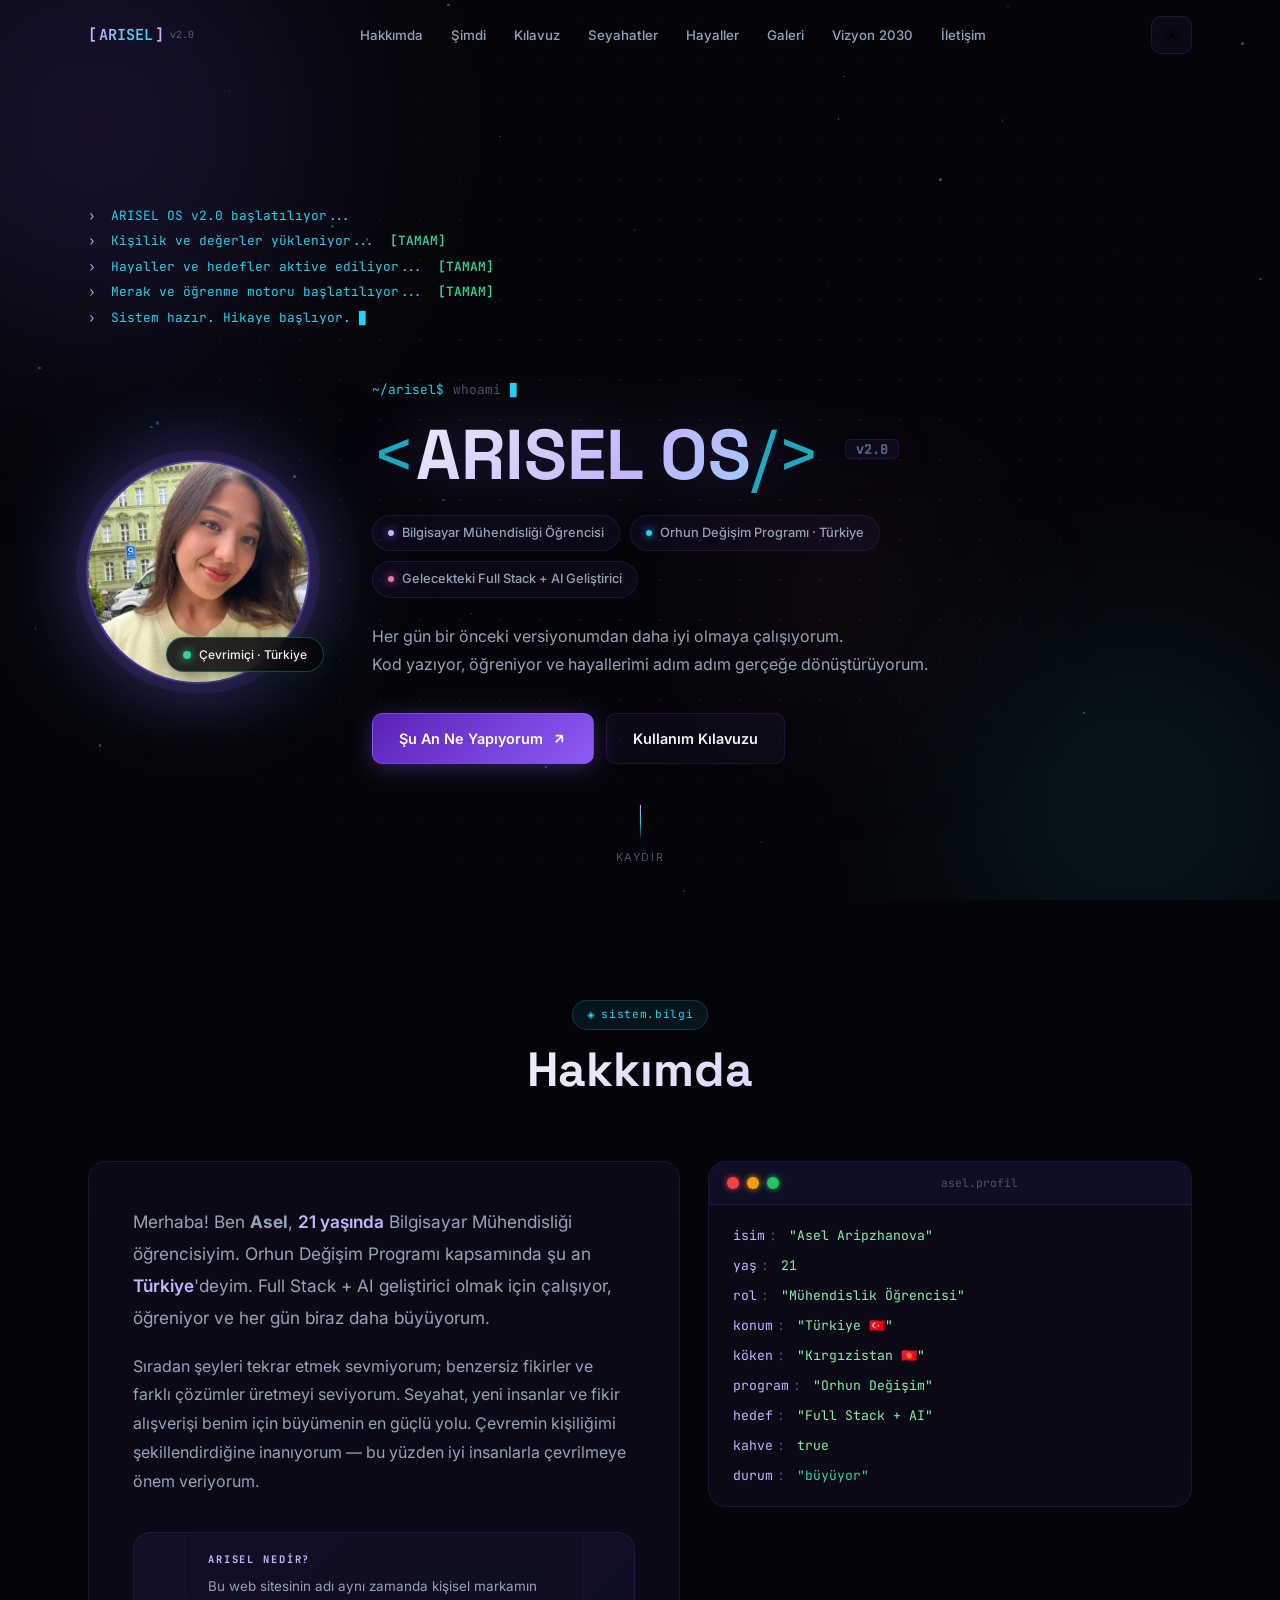
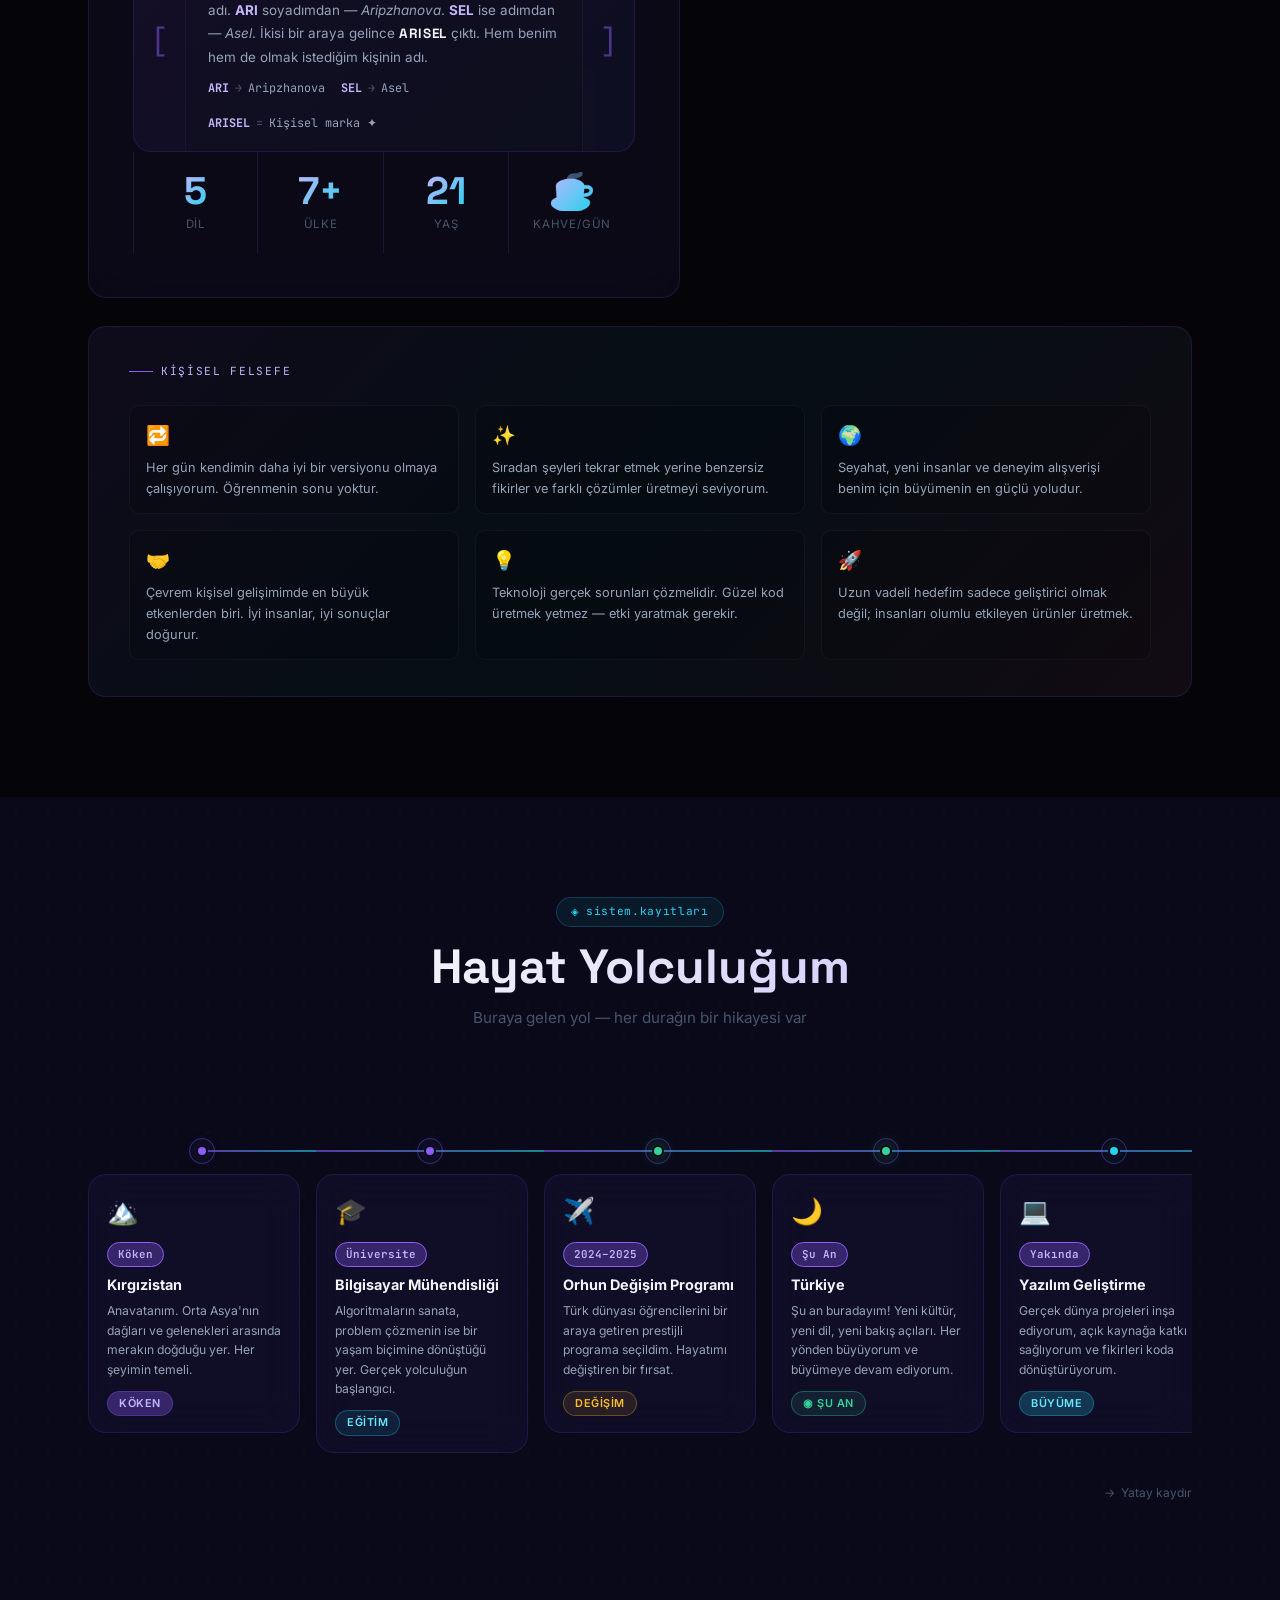
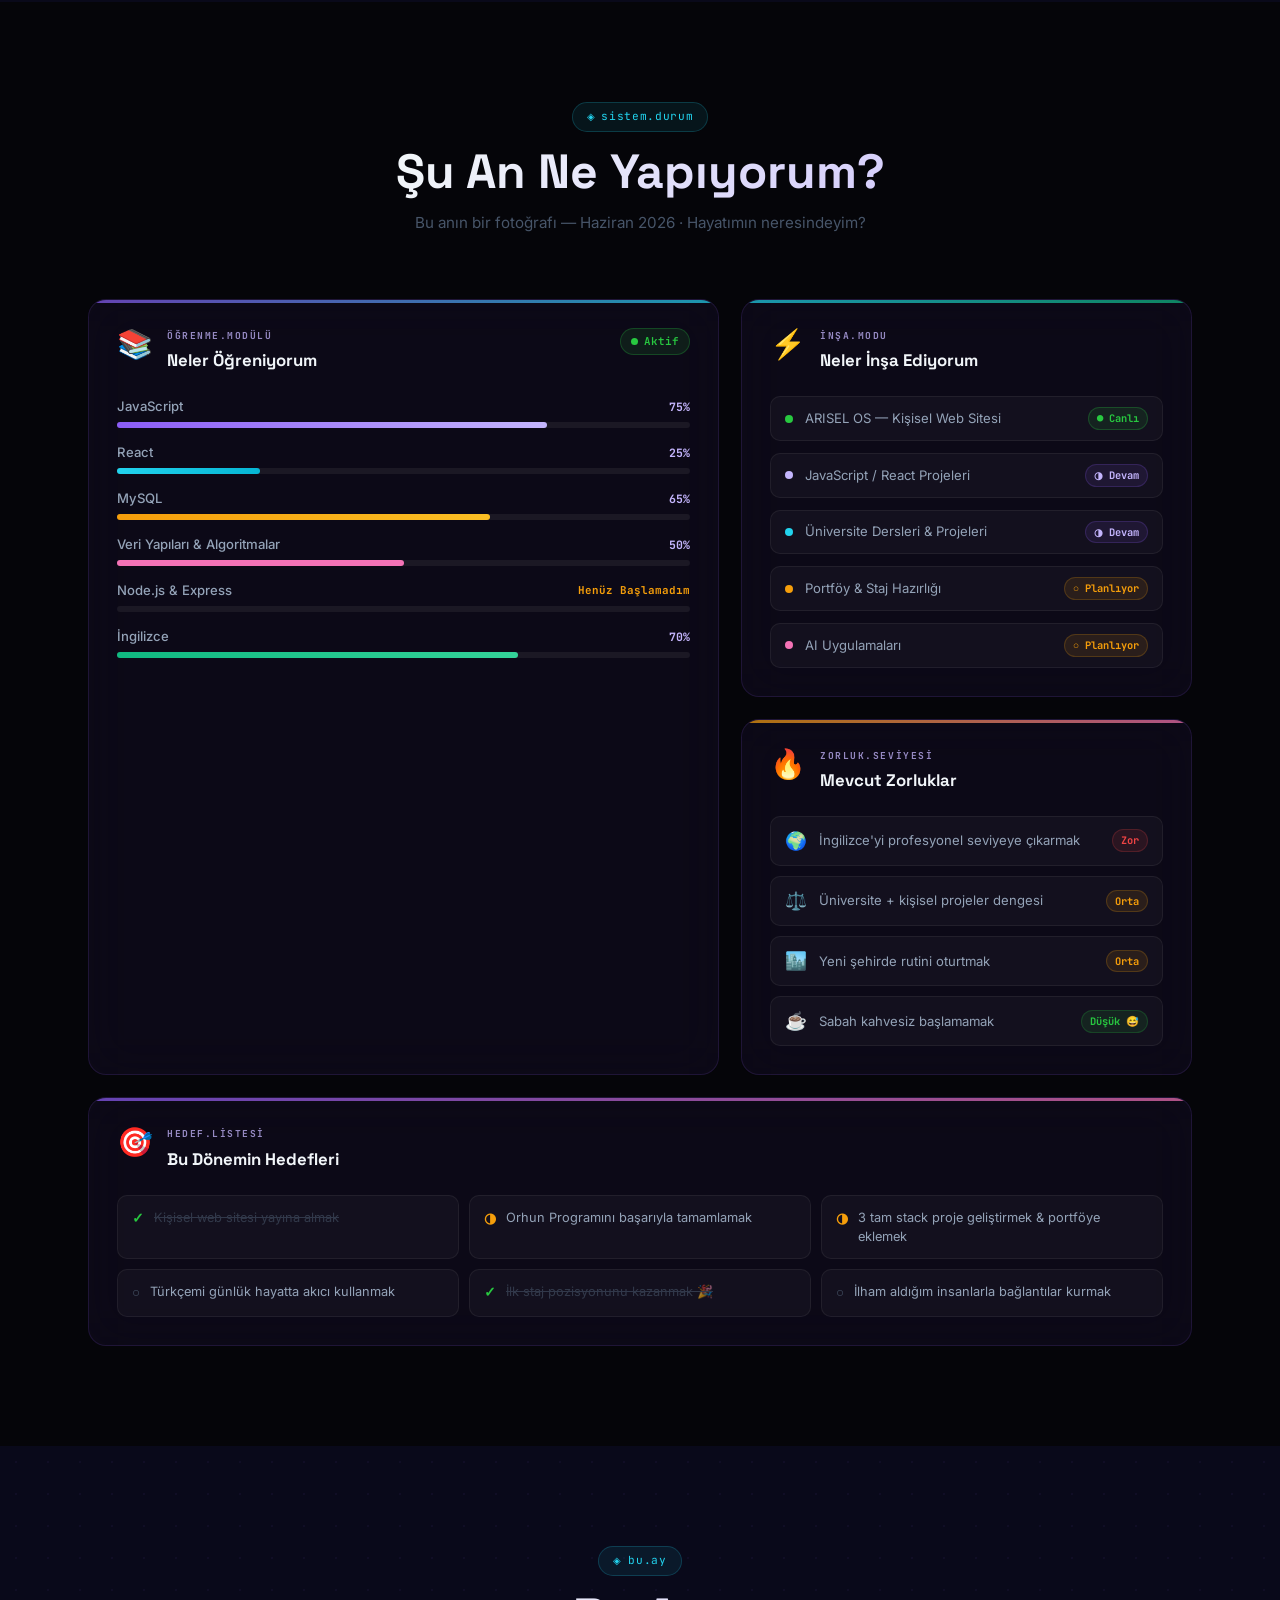
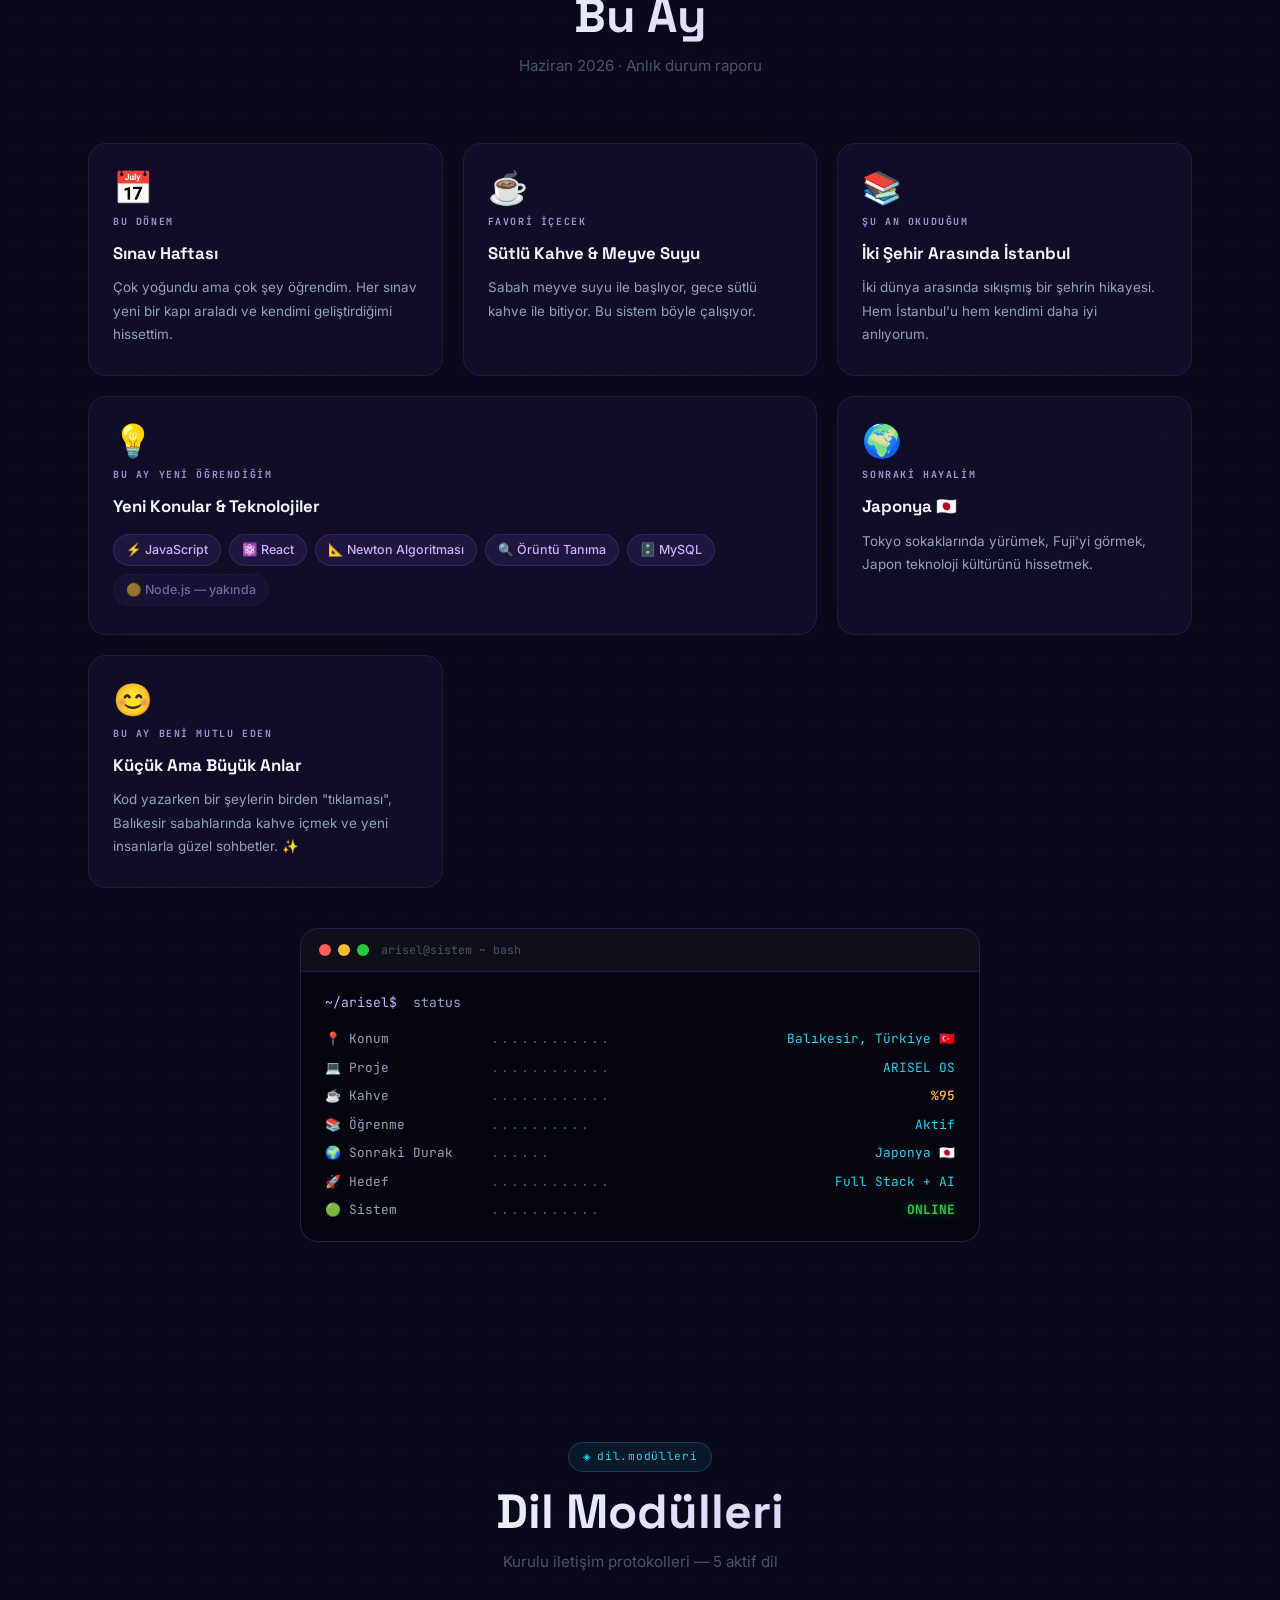
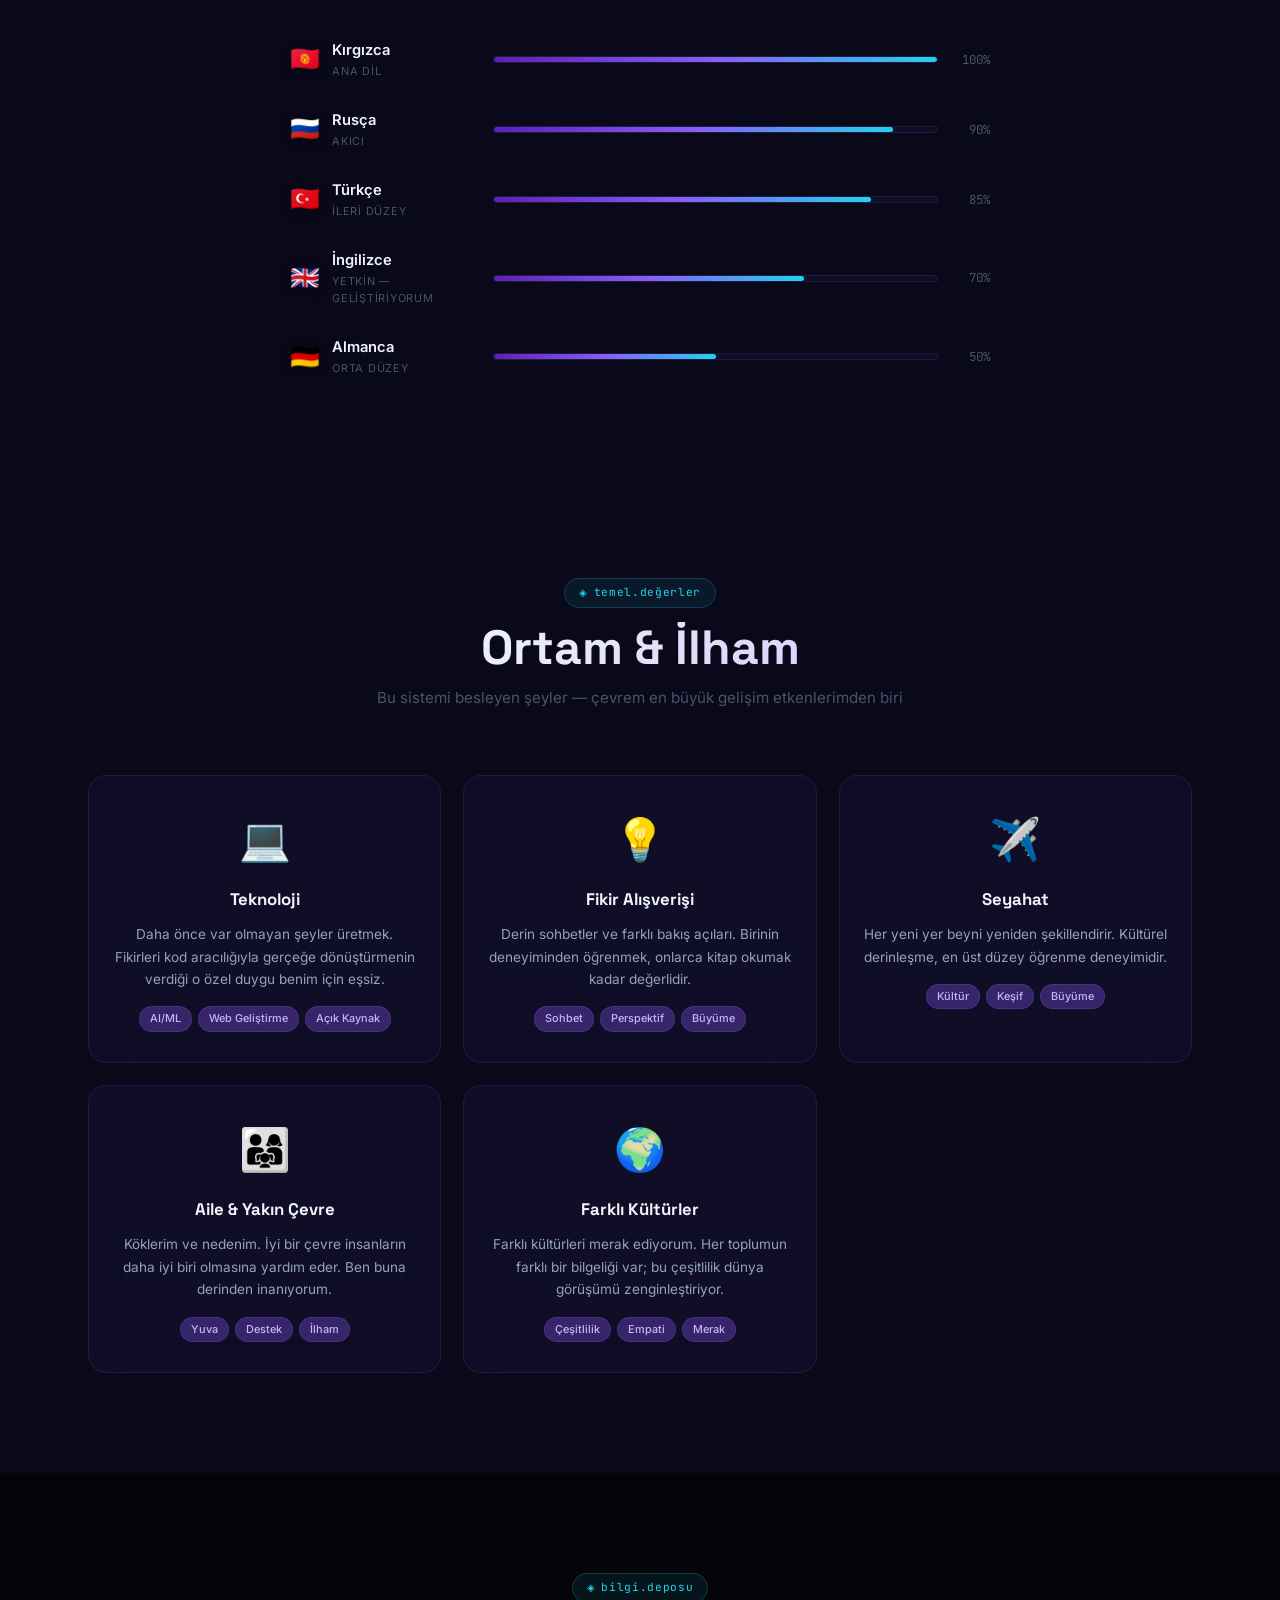
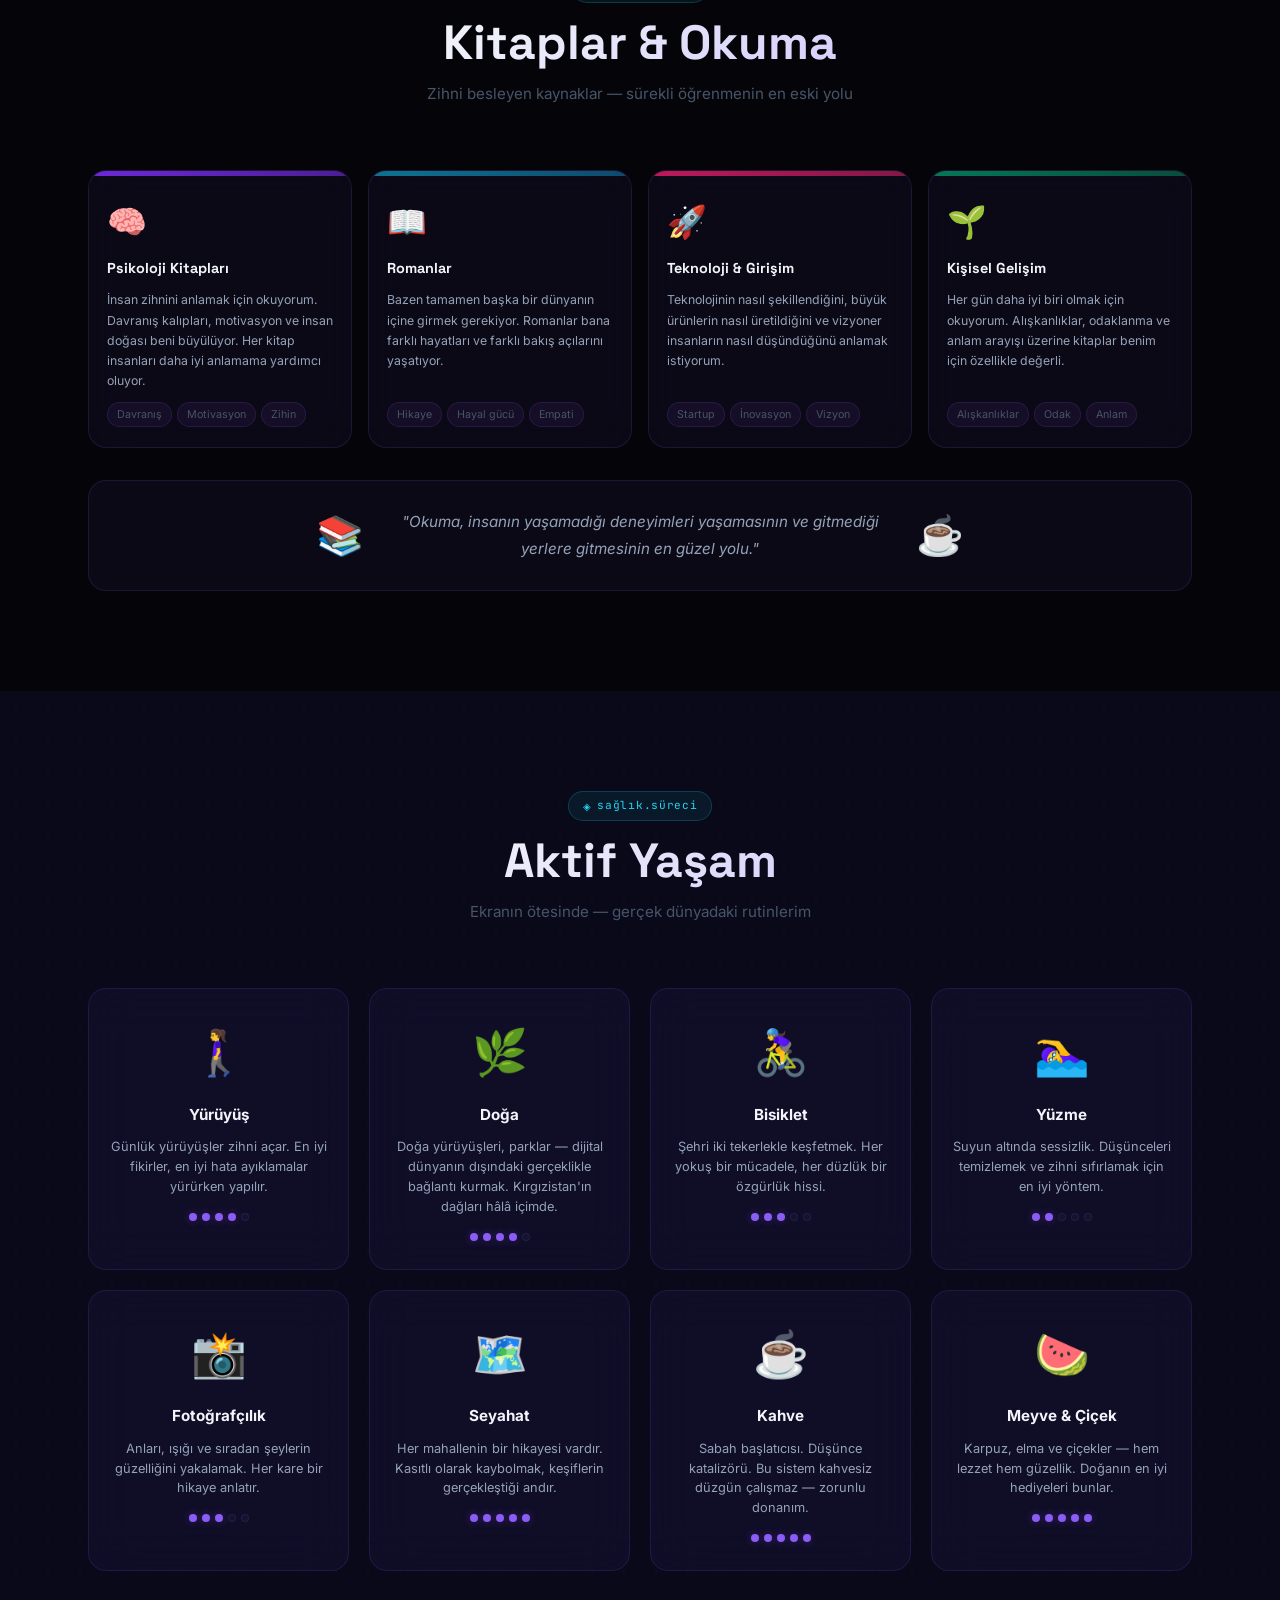
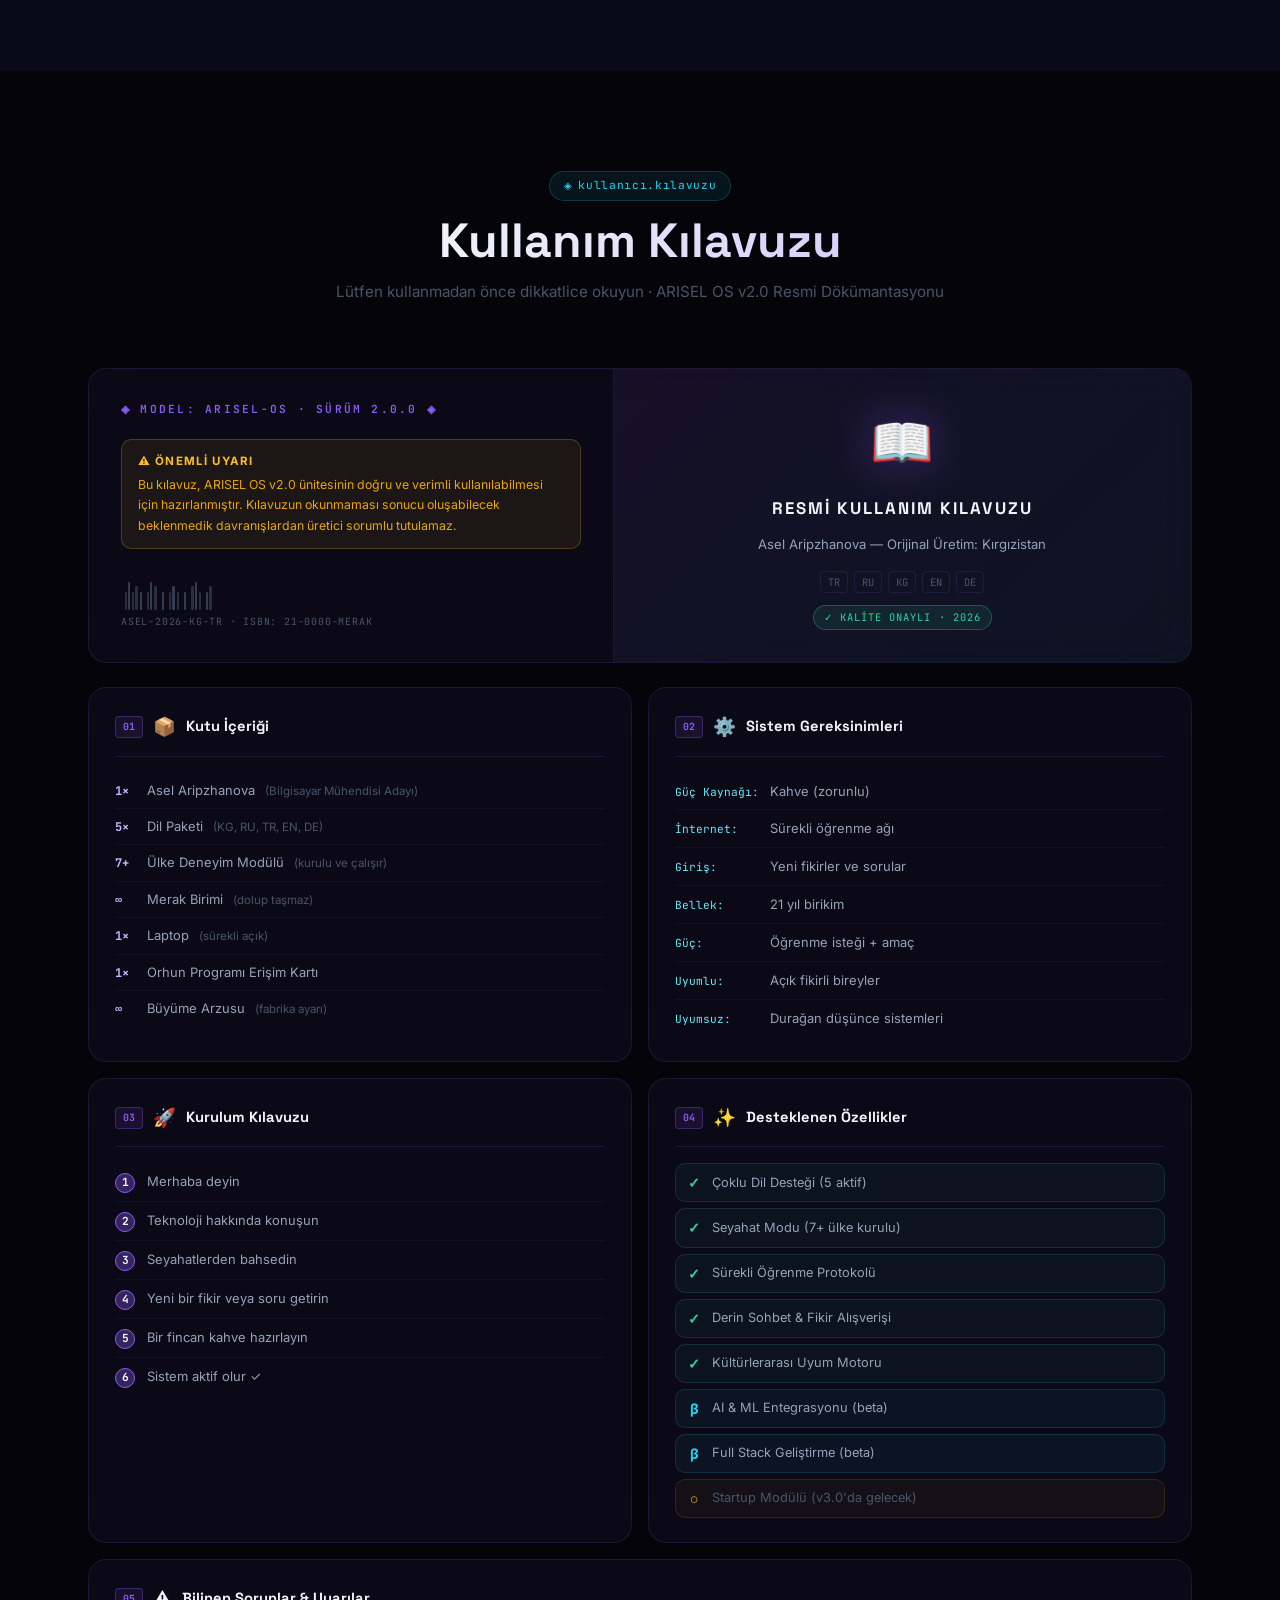
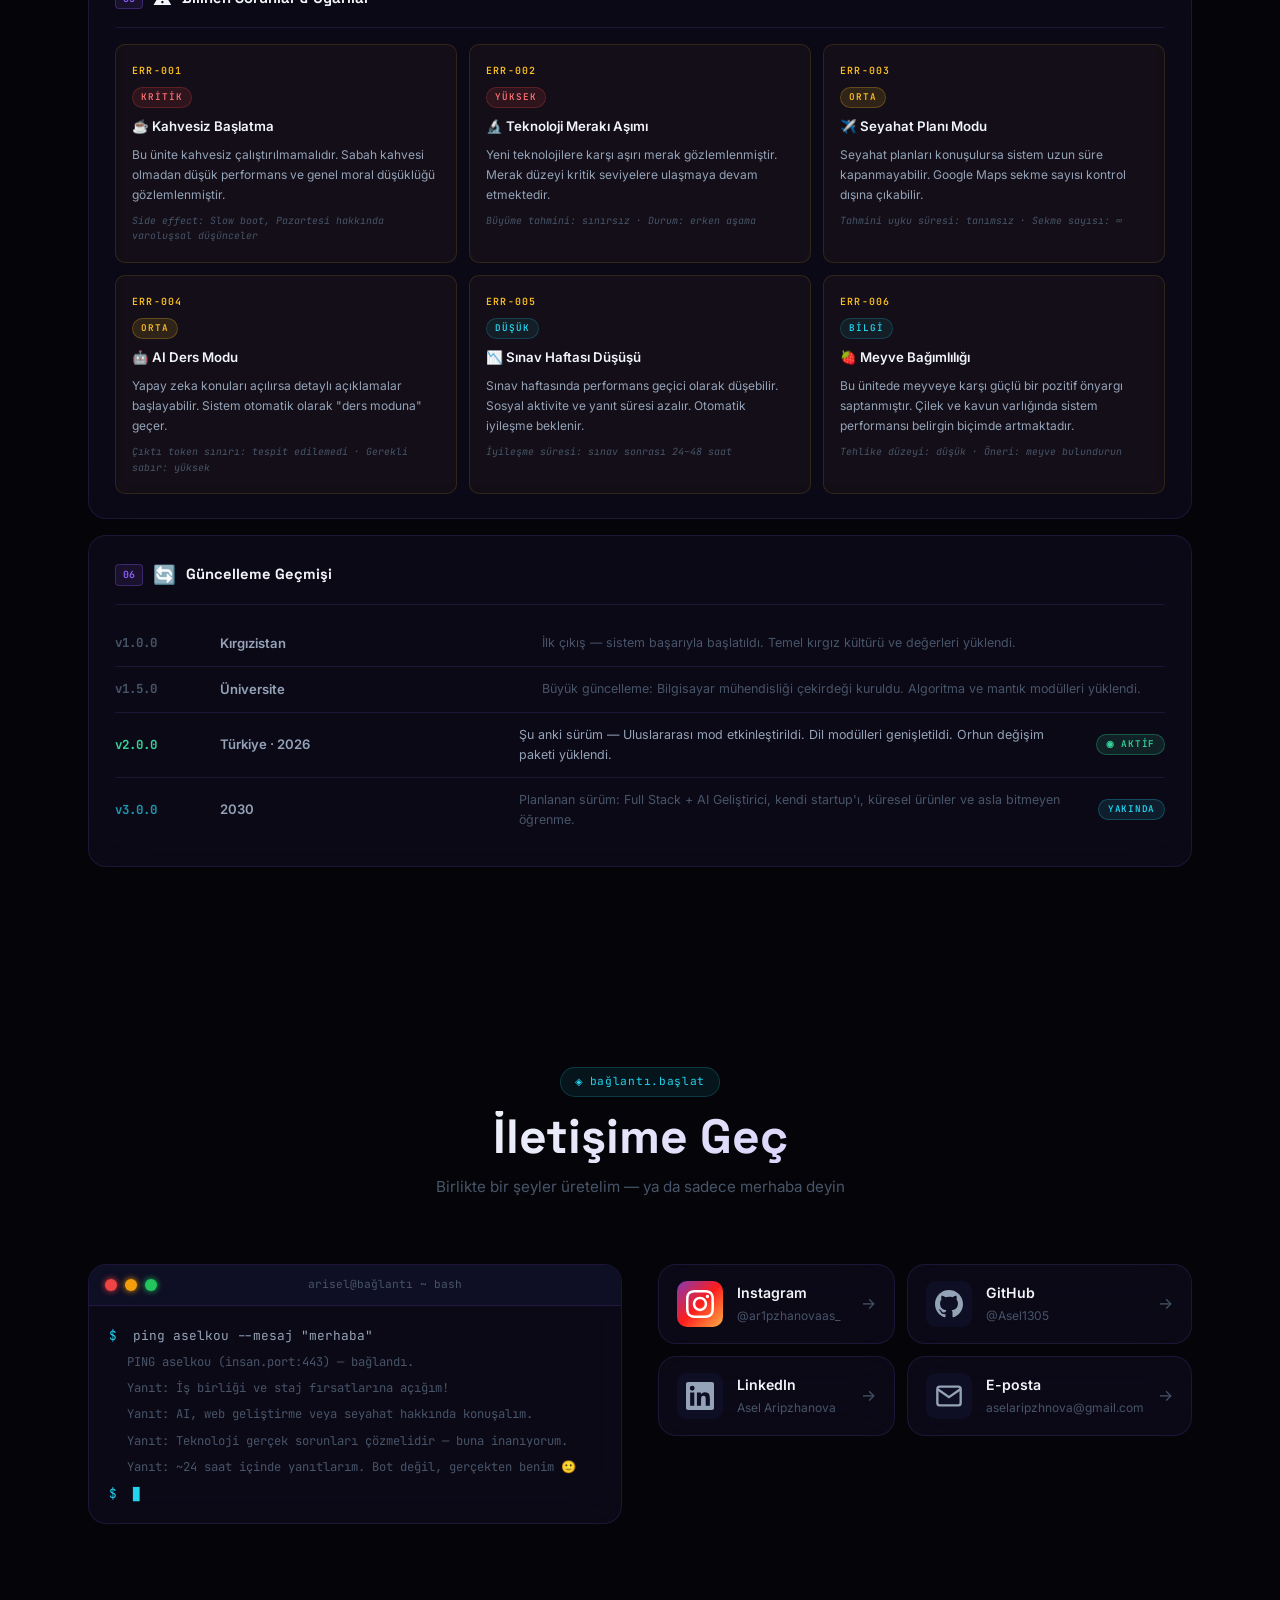
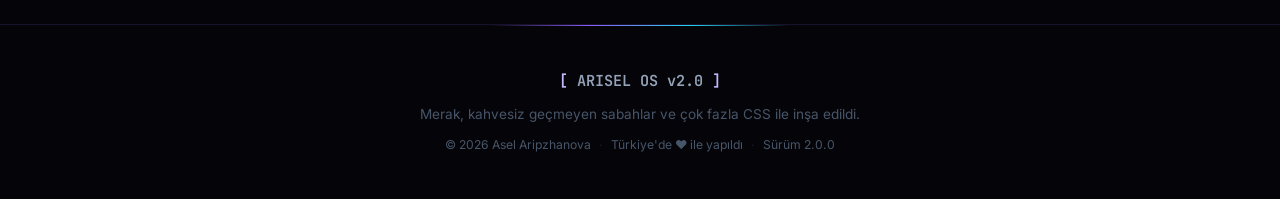
<file: index.html>
<!DOCTYPE html>
<html lang="tr" data-theme="dark">
<head>
    <meta charset="UTF-8">
    <meta name="viewport" content="width=device-width, initial-scale=1.0">
    <title>ARISEL OS v2.0 — Asel Aripzhanova</title>
    <link rel="preconnect" href="https://fonts.googleapis.com">
    <link rel="preconnect" href="https://fonts.gstatic.com" crossorigin>
    <link href="https://fonts.googleapis.com/css2?family=Inter:wght@300;400;500;600;700;800&family=Space+Grotesk:wght@400;500;600;700;800&family=JetBrains+Mono:wght@400;500;600&display=swap" rel="stylesheet">
    <link rel="stylesheet" href="style.css">
</head>
<body>

    <!-- ══ NAVİGASYON ══ -->
    <nav class="navbar" id="navbar">
        <div class="nav-container">
            <a href="#hero" class="nav-logo">
                <span class="logo-bracket">[</span>
                <span class="logo-text">ARISEL</span>
                <span class="logo-bracket">]</span>
                <span class="logo-version">v2.0</span>
            </a>
            <ul class="nav-links" id="navLinks">
                <li><a href="#about">Hakkımda</a></li>
                <li><a href="#now">Şimdi</a></li>
                <li><a href="#manual">Kılavuz</a></li>
                <li><a href="travels.html">Seyahatler</a></li>
                <li><a href="dreams.html">Hayaller</a></li>
                <li><a href="gallery.html">Galeri</a></li>
                <li><a href="vision2030.html">Vizyon 2030</a></li>
                <li><a href="#contact">İletişim</a></li>
            </ul>
            <div class="nav-controls">
                <button class="theme-toggle" id="themeToggle" aria-label="Karanlık/aydınlık modu değiştir">
                    <span class="theme-icon">☀️</span>
                </button>
                <button class="hamburger" id="hamburger" aria-label="Menüyü aç/kapat">
                    <span></span><span></span><span></span>
                </button>
            </div>
        </div>
    </nav>

    <!-- ══ HERO ══ -->
    <section class="hero" id="hero">
        <div class="hero-bg">
            <div class="grid-overlay"></div>
            <div class="particles" id="particles"></div>
            <div class="orb orb-1"></div>
            <div class="orb orb-2"></div>
            <div class="orb orb-3"></div>
        </div>

        <div class="hero-content">
            <div class="boot-sequence" id="bootSequence">
                <div class="boot-text">
                    <span class="boot-line"><span class="boot-prompt">›</span> ARISEL OS v2.0 başlatılıyor...</span>
                    <span class="boot-line"><span class="boot-prompt">›</span> Kişilik ve değerler yükleniyor... <span class="boot-ok">[TAMAM]</span></span>
                    <span class="boot-line"><span class="boot-prompt">›</span> Hayaller ve hedefler aktive ediliyor... <span class="boot-ok">[TAMAM]</span></span>
                    <span class="boot-line"><span class="boot-prompt">›</span> Merak ve öğrenme motoru başlatılıyor... <span class="boot-ok">[TAMAM]</span></span>
                    <span class="boot-line"><span class="boot-prompt">›</span> Sistem hazır. Hikaye başlıyor. <span class="blink-cursor">█</span></span>
                </div>
            </div>

            <div class="hero-main" id="heroMain">
                <div class="profile-frame">
                    <div class="profile-placeholder">
                        <img src="imgs/portfolio1.jpeg" alt="Asel Aripzhanova" style="width:100%;height:100%;object-fit:cover;object-position:25% 70%;border-radius:inherit;">
                    </div>
                    <div class="status-badge">
                        <span class="status-dot"></span>
                        <span>Çevrimiçi · Türkiye</span>
                    </div>
                </div>

                <div class="hero-text">
                    <div class="hero-label">
                        <span class="terminal-prompt">~/arisel$</span>
                        <span id="typingText"></span><span class="blink-cursor">█</span>
                    </div>
                    <h1 class="hero-title">
                        <span class="title-tag">&lt;</span>ARISEL OS<span class="title-tag">/&gt;</span>
                        <span class="version-badge">v2.0</span>
                    </h1>
                    <div class="hero-roles">
                        <div class="role-chip">
                            <span class="role-dot"></span>
                            Bilgisayar Mühendisliği Öğrencisi
                        </div>
                        <div class="role-chip">
                            <span class="role-dot secondary"></span>
                            Orhun Değişim Programı · Türkiye
                        </div>
                        <div class="role-chip">
                            <span class="role-dot accent"></span>
                            Gelecekteki Full Stack + AI Geliştirici
                        </div>
                    </div>
                    <p class="hero-tagline">
                        Her gün bir önceki versiyonumdan daha iyi olmaya çalışıyorum.<br>
                        Kod yazıyor, öğreniyor ve hayallerimi adım adım gerçeğe dönüştürüyorum.
                    </p>
                    <div class="hero-cta">
                        <a href="#now" class="btn btn-primary">
                            <span>Şu An Ne Yapıyorum</span>
                            <svg width="16" height="16" viewBox="0 0 24 24" fill="none" stroke="currentColor" stroke-width="2.5"><path d="M7 17L17 7M17 7H7M17 7V17"/></svg>
                        </a>
                        <a href="#manual" class="btn btn-ghost">Kullanım Kılavuzu</a>
                    </div>
                </div>
            </div>
        </div>

        <div class="scroll-indicator">
            <div class="scroll-line"></div>
            <span>Kaydır</span>
        </div>
    </section>

    <!-- ══ HAKKIMDA ══ -->
    <section class="section" id="about">
        <div class="container">
            <div class="section-header">
                <span class="section-tag">sistem.bilgi</span>
                <h2 class="section-title">Hakkımda</h2>
            </div>
            <div class="about-grid">
                <div class="about-card glass-card reveal">
                    <p class="about-intro">
                        Merhaba! Ben <strong>Asel</strong>, <span class="highlight">21 yaşında</span> Bilgisayar Mühendisliği öğrencisiyim.
                        Orhun Değişim Programı kapsamında şu an <span class="highlight">Türkiye</span>'deyim.
                        Full Stack + AI geliştirici olmak için çalışıyor, öğreniyor ve her gün biraz daha büyüyorum.
                    </p>
                    <p class="about-body">
                        Sıradan şeyleri tekrar etmek sevmiyorum; benzersiz fikirler ve farklı çözümler üretmeyi seviyorum.
                        Seyahat, yeni insanlar ve fikir alışverişi benim için büyümenin en güçlü yolu.
                        Çevremin kişiliğimi şekillendirdiğine inanıyorum — bu yüzden iyi insanlarla çevrilmeye önem veriyorum.
                    </p>

                    <!-- ARISEL Marka Hikayesi -->
                    <div class="arisel-story reveal">
                        <div class="as-bracket">[</div>
                        <div class="as-content">
                            <span class="as-label">ARISEL nedir?</span>
                            <p>Bu web sitesinin adı aynı zamanda kişisel markamın adı. <span class="as-highlight">ARI</span> soyadımdan — <em>Aripzhanova</em>. <span class="as-highlight">SEL</span> ise adımdan — <em>Asel</em>. İkisi bir araya gelince <span class="as-brand">ARISEL</span> çıktı. Hem benim hem de olmak istediğim kişinin adı.</p>
                            <div class="as-parts">
                                <span class="as-part"><span class="as-part-key">ARI</span><span class="as-part-eq"> → </span><span class="as-part-val">Aripzhanova</span></span>
                                <span class="as-part"><span class="as-part-key">SEL</span><span class="as-part-eq"> → </span><span class="as-part-val">Asel</span></span>
                                <span class="as-part"><span class="as-part-key">ARISEL</span><span class="as-part-eq"> = </span><span class="as-part-val">Kişisel marka ✦</span></span>
                            </div>
                        </div>
                        <div class="as-bracket">]</div>
                    </div>

                    <div class="about-stats">
                        <div class="stat-item">
                            <span class="stat-number">5</span>
                            <span class="stat-label">Dil</span>
                        </div>
                        <div class="stat-item">
                            <span class="stat-number">7+</span>
                            <span class="stat-label">Ülke</span>
                        </div>
                        <div class="stat-item">
                            <span class="stat-number">21</span>
                            <span class="stat-label">Yaş</span>
                        </div>
                        <div class="stat-item">
                            <span class="stat-number">☕</span>
                            <span class="stat-label">Kahve/Gün</span>
                        </div>
                    </div>
                </div>
                <div class="about-visual reveal">
                    <div class="os-window glass-card">
                        <div class="window-titlebar">
                            <span class="win-dot red"></span>
                            <span class="win-dot yellow"></span>
                            <span class="win-dot green"></span>
                            <span class="window-title">asel.profil</span>
                        </div>
                        <div class="window-body">
                            <div class="code-line"><span class="ck">isim</span><span class="ceq">:</span> <span class="cv">"Asel Aripzhanova"</span></div>
                            <div class="code-line"><span class="ck">yaş</span><span class="ceq">:</span> <span class="cv">21</span></div>
                            <div class="code-line"><span class="ck">rol</span><span class="ceq">:</span> <span class="cv">"Mühendislik Öğrencisi"</span></div>
                            <div class="code-line"><span class="ck">konum</span><span class="ceq">:</span> <span class="cv">"Türkiye 🇹🇷"</span></div>
                            <div class="code-line"><span class="ck">köken</span><span class="ceq">:</span> <span class="cv">"Kırgızistan 🇰🇬"</span></div>
                            <div class="code-line"><span class="ck">program</span><span class="ceq">:</span> <span class="cv">"Orhun Değişim"</span></div>
                            <div class="code-line"><span class="ck">hedef</span><span class="ceq">:</span> <span class="cv">"Full Stack + AI"</span></div>
                            <div class="code-line"><span class="ck">kahve</span><span class="ceq">:</span> <span class="cv">true</span></div>
                            <div class="code-line"><span class="ck">durum</span><span class="ceq">:</span> <span class="cv cv-green">"büyüyor"</span></div>
                        </div>
                    </div>
                </div>
            </div>

            <!-- Kişisel Felsefe -->
            <div class="philosophy-band reveal" style="margin-top:28px;">
                <div class="pb-tag">KİŞİSEL FELSEFE</div>
                <div class="pb-principles">
                    <div class="pb-item">
                        <span class="pb-icon">🔁</span>
                        <span class="pb-text">Her gün kendimin daha iyi bir versiyonu olmaya çalışıyorum. Öğrenmenin sonu yoktur.</span>
                    </div>
                    <div class="pb-item">
                        <span class="pb-icon">✨</span>
                        <span class="pb-text">Sıradan şeyleri tekrar etmek yerine benzersiz fikirler ve farklı çözümler üretmeyi seviyorum.</span>
                    </div>
                    <div class="pb-item">
                        <span class="pb-icon">🌍</span>
                        <span class="pb-text">Seyahat, yeni insanlar ve deneyim alışverişi benim için büyümenin en güçlü yoludur.</span>
                    </div>
                    <div class="pb-item">
                        <span class="pb-icon">🤝</span>
                        <span class="pb-text">Çevrem kişisel gelişimimde en büyük etkenlerden biri. İyi insanlar, iyi sonuçlar doğurur.</span>
                    </div>
                    <div class="pb-item">
                        <span class="pb-icon">💡</span>
                        <span class="pb-text">Teknoloji gerçek sorunları çözmelidir. Güzel kod üretmek yetmez — etki yaratmak gerekir.</span>
                    </div>
                    <div class="pb-item">
                        <span class="pb-icon">🚀</span>
                        <span class="pb-text">Uzun vadeli hedefim sadece geliştirici olmak değil; insanları olumlu etkileyen ürünler üretmek.</span>
                    </div>
                </div>
            </div>
        </div>
    </section>

    <!-- ══ HAYAT YOLCULUĞU — YATAY ══ -->
    <section class="section section-alt" id="timeline">
        <div class="container">
            <div class="section-header">
                <span class="section-tag">sistem.kayıtları</span>
                <h2 class="section-title">Hayat Yolculuğum</h2>
                <p class="section-subtitle">Buraya gelen yol — her durağın bir hikayesi var</p>
            </div>

            <div class="timeline-h reveal">
                <div class="timeline-h-scroll">

                    <div class="th-card">
                        <div class="th-track-line"></div>
                        <div class="th-dot-wrap">
                            <div class="th-dot"></div>
                            <div class="th-dot-ring"></div>
                        </div>
                        <div class="th-body">
                            <span class="th-icon">🏔️</span>
                            <span class="th-year">Köken</span>
                            <h3>Kırgızistan</h3>
                            <p>Anavatanım. Orta Asya'nın dağları ve gelenekleri arasında merakın doğduğu yer. Her şeyimin temeli.</p>
                            <span class="t-badge origin">Köken</span>
                        </div>
                    </div>

                    <div class="th-card">
                        <div class="th-track-line"></div>
                        <div class="th-dot-wrap">
                            <div class="th-dot"></div>
                            <div class="th-dot-ring"></div>
                        </div>
                        <div class="th-body">
                            <span class="th-icon">🎓</span>
                            <span class="th-year">Üniversite</span>
                            <h3>Bilgisayar Mühendisliği</h3>
                            <p>Algoritmaların sanata, problem çözmenin ise bir yaşam biçimine dönüştüğü yer. Gerçek yolculuğun başlangıcı.</p>
                            <span class="t-badge edu">Eğitim</span>
                        </div>
                    </div>

                    <div class="th-card">
                        <div class="th-track-line"></div>
                        <div class="th-dot-wrap">
                            <div class="th-dot dot-current"></div>
                            <div class="th-dot-ring"></div>
                        </div>
                        <div class="th-body">
                            <span class="th-icon">✈️</span>
                            <span class="th-year">2024–2025</span>
                            <h3>Orhun Değişim Programı</h3>
                            <p>Türk dünyası öğrencilerini bir araya getiren prestijli programa seçildim. Hayatımı değiştiren bir fırsat.</p>
                            <span class="t-badge exchange">Değişim</span>
                        </div>
                    </div>

                    <div class="th-card">
                        <div class="th-track-line"></div>
                        <div class="th-dot-wrap">
                            <div class="th-dot dot-current"></div>
                            <div class="th-dot-ring"></div>
                        </div>
                        <div class="th-body">
                            <span class="th-icon">🌙</span>
                            <span class="th-year">Şu An</span>
                            <h3>Türkiye</h3>
                            <p>Şu an buradayım! Yeni kültür, yeni dil, yeni bakış açıları. Her yönden büyüyorum ve büyümeye devam ediyorum.</p>
                            <span class="t-badge current">◉ Şu An</span>
                        </div>
                    </div>

                    <div class="th-card">
                        <div class="th-track-line"></div>
                        <div class="th-dot-wrap">
                            <div class="th-dot dot-future"></div>
                            <div class="th-dot-ring"></div>
                        </div>
                        <div class="th-body">
                            <span class="th-icon">💻</span>
                            <span class="th-year">Yakında</span>
                            <h3>Yazılım Geliştirme</h3>
                            <p>Gerçek dünya projeleri inşa ediyorum, açık kaynağa katkı sağlıyorum ve fikirleri koda dönüştürüyorum.</p>
                            <span class="t-badge growth">Büyüme</span>
                        </div>
                    </div>

                    <div class="th-card">
                        <div class="th-track-line"></div>
                        <div class="th-dot-wrap">
                            <div class="th-dot dot-future"></div>
                            <div class="th-dot-ring"></div>
                        </div>
                        <div class="th-body th-future">
                            <span class="th-icon">🚀</span>
                            <span class="th-year">2030</span>
                            <h3>Full Stack + AI</h3>
                            <p>Kültürleri birbirine bağlayan ve gerçek etki yaratan akıllı ürünler geliştirmek. Kendi startup'ım, kendi hikayem.</p>
                            <span class="t-badge future">Gelecek</span>
                        </div>
                    </div>

                </div>
            </div>
            <div class="timeline-scroll-hint">
                <span>→</span> Yatay kaydır
            </div>
        </div>
    </section>

    <!-- ══ GÜNCEL DURUM (NOW PAGE) ══ -->
    <section class="section" id="now">
        <div class="container">
            <div class="section-header">
                <span class="section-tag">sistem.durum</span>
                <h2 class="section-title">Şu An Ne Yapıyorum?</h2>
                <p class="section-subtitle">Bu anın bir fotoğrafı — Haziran 2026 · Hayatımın neresindeyim?</p>
            </div>

            <div class="now-bento-v2">

                <!-- Neler Öğreniyorum -->
                <div class="now-panel np-learn glass-card reveal">
                    <div class="np-header">
                        <span class="np-icon">📚</span>
                        <div>
                            <div class="np-label">öğrenme.modülü</div>
                            <h3 class="np-title">Neler Öğreniyorum</h3>
                        </div>
                        <span class="np-live"><span class="live-pulse"></span>Aktif</span>
                    </div>
                    <div class="np-skills">
                        <div class="sk-row">
                            <div class="sk-meta"><span class="sk-name">JavaScript</span><span class="sk-pct">75%</span></div>
                            <div class="sk-bar"><div class="sk-fill" style="width:75%;background:linear-gradient(90deg,var(--violet),var(--violet-l))"></div></div>
                        </div>
                        <div class="sk-row">
                            <div class="sk-meta"><span class="sk-name">React</span><span class="sk-pct">25%</span></div>
                            <div class="sk-bar"><div class="sk-fill" style="width:25%;background:linear-gradient(90deg,var(--cyan),#06b6d4)"></div></div>
                        </div>
                        <div class="sk-row">
                            <div class="sk-meta"><span class="sk-name">MySQL</span><span class="sk-pct">65%</span></div>
                            <div class="sk-bar"><div class="sk-fill" style="width:65%;background:linear-gradient(90deg,#f59e0b,#fbbf24)"></div></div>
                        </div>
                        <div class="sk-row">
                            <div class="sk-meta"><span class="sk-name">Veri Yapıları & Algoritmalar</span><span class="sk-pct">50%</span></div>
                            <div class="sk-bar"><div class="sk-fill" style="width:50%;background:linear-gradient(90deg,var(--pink),#f472b6)"></div></div>
                        </div>
                        <div class="sk-row">
                            <div class="sk-meta"><span class="sk-name">Node.js & Express</span><span class="sk-pct sk-soon">Henüz Başlamadım</span></div>
                            <div class="sk-bar"><div class="sk-fill" style="width:0%;"></div></div>
                        </div>
                        <div class="sk-row">
                            <div class="sk-meta"><span class="sk-name">İngilizce</span><span class="sk-pct">70%</span></div>
                            <div class="sk-bar"><div class="sk-fill" style="width:70%;background:linear-gradient(90deg,#10b981,#34d399)"></div></div>
                        </div>
                    </div>
                </div>

                <!-- Neler İnşa Ediyorum -->
                <div class="now-panel np-build glass-card reveal">
                    <div class="np-header">
                        <span class="np-icon">⚡</span>
                        <div>
                            <div class="np-label">inşa.modu</div>
                            <h3 class="np-title">Neler İnşa Ediyorum</h3>
                        </div>
                    </div>
                    <div class="np-projects">
                        <div class="proj-item">
                            <div class="proj-dot" style="background:#28c840"></div>
                            <div class="proj-info">
                                <span class="proj-name">ARISEL OS — Kişisel Web Sitesi</span>
                                <span class="proj-badge live">● Canlı</span>
                            </div>
                        </div>
                        <div class="proj-item">
                            <div class="proj-dot" style="background:var(--violet-l)"></div>
                            <div class="proj-info">
                                <span class="proj-name">JavaScript / React Projeleri</span>
                                <span class="proj-badge wip">◑ Devam</span>
                            </div>
                        </div>
                        <div class="proj-item">
                            <div class="proj-dot" style="background:var(--cyan)"></div>
                            <div class="proj-info">
                                <span class="proj-name">Üniversite Dersleri & Projeleri</span>
                                <span class="proj-badge wip">◑ Devam</span>
                            </div>
                        </div>
                        <div class="proj-item">
                            <div class="proj-dot" style="background:#f59e0b"></div>
                            <div class="proj-info">
                                <span class="proj-name">Portföy & Staj Hazırlığı</span>
                                <span class="proj-badge plan">○ Planlıyor</span>
                            </div>
                        </div>
                        <div class="proj-item">
                            <div class="proj-dot" style="background:var(--pink)"></div>
                            <div class="proj-info">
                                <span class="proj-name">AI Uygulamaları</span>
                                <span class="proj-badge plan">○ Planlıyor</span>
                            </div>
                        </div>
                    </div>
                </div>

                <!-- Mevcut Zorluklar -->
                <div class="now-panel np-challenges glass-card reveal">
                    <div class="np-header">
                        <span class="np-icon">🔥</span>
                        <div>
                            <div class="np-label">zorluk.seviyesi</div>
                            <h3 class="np-title">Mevcut Zorluklar</h3>
                        </div>
                    </div>
                    <div class="np-challenges-list">
                        <div class="ch-item">
                            <span class="ch-icon">🌍</span>
                            <div class="ch-body">
                                <span class="ch-text">İngilizce'yi profesyonel seviyeye çıkarmak</span>
                                <span class="ch-lvl hard">Zor</span>
                            </div>
                        </div>
                        <div class="ch-item">
                            <span class="ch-icon">⚖️</span>
                            <div class="ch-body">
                                <span class="ch-text">Üniversite + kişisel projeler dengesi</span>
                                <span class="ch-lvl mid">Orta</span>
                            </div>
                        </div>
                        <div class="ch-item">
                            <span class="ch-icon">🏙️</span>
                            <div class="ch-body">
                                <span class="ch-text">Yeni şehirde rutini oturtmak</span>
                                <span class="ch-lvl mid">Orta</span>
                            </div>
                        </div>
                        <div class="ch-item">
                            <span class="ch-icon">☕</span>
                            <div class="ch-body">
                                <span class="ch-text">Sabah kahvesiz başlamamak</span>
                                <span class="ch-lvl easy">Düşük 😅</span>
                            </div>
                        </div>
                    </div>
                </div>

                <!-- Bu Dönemin Hedefleri -->
                <div class="now-panel np-goals glass-card reveal">
                    <div class="np-header">
                        <span class="np-icon">🎯</span>
                        <div>
                            <div class="np-label">hedef.listesi</div>
                            <h3 class="np-title">Bu Dönemin Hedefleri</h3>
                        </div>
                    </div>
                    <div class="np-goals-list">
                        <div class="goal-item">
                            <span class="goal-check done">✓</span>
                            <span class="goal-text done-text">Kişisel web sitesi yayına almak</span>
                        </div>
                        <div class="goal-item">
                            <span class="goal-check wip">◑</span>
                            <span class="goal-text">Orhun Programını başarıyla tamamlamak</span>
                        </div>
                        <div class="goal-item">
                            <span class="goal-check wip">◑</span>
                            <span class="goal-text">3 tam stack proje geliştirmek & portföye eklemek</span>
                        </div>
                        <div class="goal-item">
                            <span class="goal-check todo">○</span>
                            <span class="goal-text">Türkçemi günlük hayatta akıcı kullanmak</span>
                        </div>
                        <div class="goal-item">
                            <span class="goal-check done">✓</span>
                            <span class="goal-text done-text">İlk staj pozisyonunu kazanmak 🎉</span>
                        </div>
                        <div class="goal-item">
                            <span class="goal-check todo">○</span>
                            <span class="goal-text">İlham aldığım insanlarla bağlantılar kurmak</span>
                        </div>
                    </div>
                </div>

            </div>
        </div>
    </section>

    <!-- ══ BU AY ══ -->
    <section class="section section-alt" id="bu-ay">
        <div class="container">
            <div class="section-header">
                <span class="section-tag">bu.ay</span>
                <h2 class="section-title">Bu Ay</h2>
                <p class="section-subtitle">Haziran 2026 · Anlık durum raporu</p>
            </div>

            <div class="bu-ay-grid">

                <div class="ba-card glass-card reveal">
                    <div class="ba-icon">📅</div>
                    <span class="ba-label">Bu Dönem</span>
                    <h3 class="ba-title">Sınav Haftası</h3>
                    <p class="ba-content">Çok yoğundu ama çok şey öğrendim. Her sınav yeni bir kapı araladı ve kendimi geliştirdiğimi hissettim.</p>
                </div>

                <div class="ba-card glass-card reveal">
                    <div class="ba-icon">☕</div>
                    <span class="ba-label">Favori İçecek</span>
                    <h3 class="ba-title">Sütlü Kahve & Meyve Suyu</h3>
                    <p class="ba-content">Sabah meyve suyu ile başlıyor, gece sütlü kahve ile bitiyor. Bu sistem böyle çalışıyor.</p>
                </div>

                <div class="ba-card glass-card reveal">
                    <div class="ba-icon">📚</div>
                    <span class="ba-label">Şu An Okuduğum</span>
                    <h3 class="ba-title">İki Şehir Arasında İstanbul</h3>
                    <p class="ba-content">İki dünya arasında sıkışmış bir şehrin hikayesi. Hem İstanbul'u hem kendimi daha iyi anlıyorum.</p>
                </div>

                <div class="ba-card glass-card reveal ba-wide">
                    <div class="ba-icon">💡</div>
                    <span class="ba-label">Bu Ay Yeni Öğrendiğim</span>
                    <h3 class="ba-title">Yeni Konular & Teknolojiler</h3>
                    <div class="ba-tags">
                        <span class="ba-tag">⚡ JavaScript</span>
                        <span class="ba-tag">⚛️ React</span>
                        <span class="ba-tag">📐 Newton Algoritması</span>
                        <span class="ba-tag">🔍 Örüntü Tanıma</span>
                        <span class="ba-tag">🗄️ MySQL</span>
                        <span class="ba-tag" style="opacity:0.55; border-style:dashed;">🟡 Node.js — yakında</span>
                    </div>
                </div>

                <div class="ba-card glass-card reveal">
                    <div class="ba-icon">🌍</div>
                    <span class="ba-label">Sonraki Hayalim</span>
                    <h3 class="ba-title">Japonya 🇯🇵</h3>
                    <p class="ba-content">Tokyo sokaklarında yürümek, Fuji'yi görmek, Japon teknoloji kültürünü hissetmek.</p>
                </div>

                <div class="ba-card glass-card reveal">
                    <div class="ba-icon">😊</div>
                    <span class="ba-label">Bu Ay Beni Mutlu Eden</span>
                    <h3 class="ba-title">Küçük Ama Büyük Anlar</h3>
                    <p class="ba-content">Kod yazarken bir şeylerin birden "tıklaması", Balıkesir sabahlarında kahve içmek ve yeni insanlarla güzel sohbetler. ✨</p>
                </div>

            </div>

            <!-- System Status Terminal -->
            <div class="status-terminal reveal">
                <div class="st-header">
                    <div class="st-dots">
                        <span class="st-dot red"></span>
                        <span class="st-dot yellow"></span>
                        <span class="st-dot green"></span>
                    </div>
                    <span class="st-title">arisel@sistem ~ bash</span>
                </div>
                <div class="st-body">
                    <div class="st-cmd"><span class="st-prompt">~/arisel$</span> status</div>
                    <div class="st-rows">
                        <div class="st-row"><span class="st-key">📍 Konum</span><span class="st-dots-fill">............</span><span class="st-val">Balıkesir, Türkiye 🇹🇷</span></div>
                        <div class="st-row"><span class="st-key">💻 Proje</span><span class="st-dots-fill">............</span><span class="st-val">ARISEL OS</span></div>
                        <div class="st-row"><span class="st-key">☕ Kahve</span><span class="st-dots-fill">............</span><span class="st-val highlight">%95</span></div>
                        <div class="st-row"><span class="st-key">📚 Öğrenme</span><span class="st-dots-fill">..........</span><span class="st-val">Aktif</span></div>
                        <div class="st-row"><span class="st-key">🌍 Sonraki Durak</span><span class="st-dots-fill">......</span><span class="st-val">Japonya 🇯🇵</span></div>
                        <div class="st-row"><span class="st-key">🚀 Hedef</span><span class="st-dots-fill">............</span><span class="st-val">Full Stack + AI</span></div>
                        <div class="st-row"><span class="st-key">🟢 Sistem</span><span class="st-dots-fill">...........</span><span class="st-val online">ONLINE</span></div>
                    </div>
                </div>
            </div>

        </div>
    </section>

    <!-- ══ DİL MODÜLLERİ ══ -->
    <section class="section section-alt" id="languages">
        <div class="container">
            <div class="section-header">
                <span class="section-tag">dil.modülleri</span>
                <h2 class="section-title">Dil Modülleri</h2>
                <p class="section-subtitle">Kurulu iletişim protokolleri — 5 aktif dil</p>
            </div>
            <div class="languages-wrapper reveal">
                <div class="language-item">
                    <div class="lang-meta">
                        <span class="lang-flag">🇰🇬</span>
                        <div class="lang-details">
                            <span class="lang-name">Kırgızca</span>
                            <span class="lang-level">Ana Dil</span>
                        </div>
                    </div>
                    <div class="lang-bar-wrap">
                        <div class="lang-bar"><div class="lang-fill" data-width="100"></div></div>
                        <span class="lang-pct">100%</span>
                    </div>
                </div>
                <div class="language-item">
                    <div class="lang-meta">
                        <span class="lang-flag">🇷🇺</span>
                        <div class="lang-details">
                            <span class="lang-name">Rusça</span>
                            <span class="lang-level">Akıcı</span>
                        </div>
                    </div>
                    <div class="lang-bar-wrap">
                        <div class="lang-bar"><div class="lang-fill" data-width="90"></div></div>
                        <span class="lang-pct">90%</span>
                    </div>
                </div>
                <div class="language-item">
                    <div class="lang-meta">
                        <span class="lang-flag">🇹🇷</span>
                        <div class="lang-details">
                            <span class="lang-name">Türkçe</span>
                            <span class="lang-level">İleri Düzey</span>
                        </div>
                    </div>
                    <div class="lang-bar-wrap">
                        <div class="lang-bar"><div class="lang-fill" data-width="85"></div></div>
                        <span class="lang-pct">85%</span>
                    </div>
                </div>
                <div class="language-item">
                    <div class="lang-meta">
                        <span class="lang-flag">🇬🇧</span>
                        <div class="lang-details">
                            <span class="lang-name">İngilizce</span>
                            <span class="lang-level">Yetkin — Geliştiriyorum</span>
                        </div>
                    </div>
                    <div class="lang-bar-wrap">
                        <div class="lang-bar"><div class="lang-fill" data-width="70"></div></div>
                        <span class="lang-pct">70%</span>
                    </div>
                </div>
                <div class="language-item">
                    <div class="lang-meta">
                        <span class="lang-flag">🇩🇪</span>
                        <div class="lang-details">
                            <span class="lang-name">Almanca</span>
                            <span class="lang-level">Orta Düzey</span>
                        </div>
                    </div>
                    <div class="lang-bar-wrap">
                        <div class="lang-bar"><div class="lang-fill" data-width="50"></div></div>
                        <span class="lang-pct">50%</span>
                    </div>
                </div>
            </div>
        </div>
    </section>

    <!-- ══ ORTAM VE İLHAM ══ -->
    <section class="section section-alt" id="inspiration">
        <div class="container">
            <div class="section-header">
                <span class="section-tag">temel.değerler</span>
                <h2 class="section-title">Ortam &amp; İlham</h2>
                <p class="section-subtitle">Bu sistemi besleyen şeyler — çevrem en büyük gelişim etkenlerimden biri</p>
            </div>
            <div class="inspiration-grid">
                <div class="insp-card glass-card reveal">
                    <div class="insp-icon-wrap">💻</div>
                    <h3>Teknoloji</h3>
                    <p>Daha önce var olmayan şeyler üretmek. Fikirleri kod aracılığıyla gerçeğe dönüştürmenin verdiği o özel duygu benim için eşsiz.</p>
                    <div class="insp-tags"><span>AI/ML</span><span>Web Geliştirme</span><span>Açık Kaynak</span></div>
                </div>
                <div class="insp-card glass-card reveal">
                    <div class="insp-icon-wrap">💡</div>
                    <h3>Fikir Alışverişi</h3>
                    <p>Derin sohbetler ve farklı bakış açıları. Birinin deneyiminden öğrenmek, onlarca kitap okumak kadar değerlidir.</p>
                    <div class="insp-tags"><span>Sohbet</span><span>Perspektif</span><span>Büyüme</span></div>
                </div>
                <div class="insp-card glass-card reveal">
                    <div class="insp-icon-wrap">✈️</div>
                    <h3>Seyahat</h3>
                    <p>Her yeni yer beyni yeniden şekillendirir. Kültürel derinleşme, en üst düzey öğrenme deneyimidir.</p>
                    <div class="insp-tags"><span>Kültür</span><span>Keşif</span><span>Büyüme</span></div>
                </div>
                <div class="insp-card glass-card reveal">
                    <div class="insp-icon-wrap">👨‍👩‍👧</div>
                    <h3>Aile &amp; Yakın Çevre</h3>
                    <p>Köklerim ve nedenim. İyi bir çevre insanların daha iyi biri olmasına yardım eder. Ben buna derinden inanıyorum.</p>
                    <div class="insp-tags"><span>Yuva</span><span>Destek</span><span>İlham</span></div>
                </div>
                <div class="insp-card glass-card reveal">
                    <div class="insp-icon-wrap">🌍</div>
                    <h3>Farklı Kültürler</h3>
                    <p>Farklı kültürleri merak ediyorum. Her toplumun farklı bir bilgeliği var; bu çeşitlilik dünya görüşümü zenginleştiriyor.</p>
                    <div class="insp-tags"><span>Çeşitlilik</span><span>Empati</span><span>Merak</span></div>
                </div>
            </div>
        </div>
    </section>

    <!-- ══ KİTAPLAR ══ -->
    <section class="section" id="books">
        <div class="container">
            <div class="section-header">
                <span class="section-tag">bilgi.deposu</span>
                <h2 class="section-title">Kitaplar &amp; Okuma</h2>
                <p class="section-subtitle">Zihni besleyen kaynaklar — sürekli öğrenmenin en eski yolu</p>
            </div>
            <div class="books-grid">
                <div class="book-card reveal">
                    <div class="book-spine" style="--sc1:#6d28d9;--sc2:#4c1d95;"></div>
                    <div class="book-body">
                        <span class="book-em">🧠</span>
                        <h3>Psikoloji Kitapları</h3>
                        <p>İnsan zihnini anlamak için okuyorum. Davranış kalıpları, motivasyon ve insan doğası beni büyülüyor. Her kitap insanları daha iyi anlamama yardımcı oluyor.</p>
                        <div class="book-tags">
                            <span class="book-tag">Davranış</span>
                            <span class="book-tag">Motivasyon</span>
                            <span class="book-tag">Zihin</span>
                        </div>
                    </div>
                </div>
                <div class="book-card reveal">
                    <div class="book-spine" style="--sc1:#0e7490;--sc2:#0c4a6e;"></div>
                    <div class="book-body">
                        <span class="book-em">📖</span>
                        <h3>Romanlar</h3>
                        <p>Bazen tamamen başka bir dünyanın içine girmek gerekiyor. Romanlar bana farklı hayatları ve farklı bakış açılarını yaşatıyor.</p>
                        <div class="book-tags">
                            <span class="book-tag">Hikaye</span>
                            <span class="book-tag">Hayal gücü</span>
                            <span class="book-tag">Empati</span>
                        </div>
                    </div>
                </div>
                <div class="book-card reveal">
                    <div class="book-spine" style="--sc1:#be185d;--sc2:#831843;"></div>
                    <div class="book-body">
                        <span class="book-em">🚀</span>
                        <h3>Teknoloji &amp; Girişim</h3>
                        <p>Teknolojinin nasıl şekillendiğini, büyük ürünlerin nasıl üretildiğini ve vizyoner insanların nasıl düşündüğünü anlamak istiyorum.</p>
                        <div class="book-tags">
                            <span class="book-tag">Startup</span>
                            <span class="book-tag">İnovasyon</span>
                            <span class="book-tag">Vizyon</span>
                        </div>
                    </div>
                </div>
                <div class="book-card reveal">
                    <div class="book-spine" style="--sc1:#047857;--sc2:#064e3b;"></div>
                    <div class="book-body">
                        <span class="book-em">🌱</span>
                        <h3>Kişisel Gelişim</h3>
                        <p>Her gün daha iyi biri olmak için okuyorum. Alışkanlıklar, odaklanma ve anlam arayışı üzerine kitaplar benim için özellikle değerli.</p>
                        <div class="book-tags">
                            <span class="book-tag">Alışkanlıklar</span>
                            <span class="book-tag">Odak</span>
                            <span class="book-tag">Anlam</span>
                        </div>
                    </div>
                </div>
            </div>
            <div class="reading-moment reveal">
                <span class="rm-em">📚</span>
                <p class="rm-quote">"Okuma, insanın yaşamadığı deneyimleri yaşamasının ve gitmediği yerlere gitmesinin en güzel yolu."</p>
                <span class="rm-em">☕</span>
            </div>
        </div>
    </section>

    <!-- ══ AKTİF YAŞAM ══ -->
    <section class="section section-alt" id="lifestyle">
        <div class="container">
            <div class="section-header">
                <span class="section-tag">sağlık.süreci</span>
                <h2 class="section-title">Aktif Yaşam</h2>
                <p class="section-subtitle">Ekranın ötesinde — gerçek dünyadaki rutinlerim</p>
            </div>
            <div class="lifestyle-grid">
                <div class="life-card glass-card reveal">
                    <div class="life-emoji">🚶‍♀️</div>
                    <h3>Yürüyüş</h3>
                    <p>Günlük yürüyüşler zihni açar. En iyi fikirler, en iyi hata ayıklamalar yürürken yapılır.</p>
                    <div class="life-meter">
                        <span class="dot filled"></span><span class="dot filled"></span>
                        <span class="dot filled"></span><span class="dot filled"></span><span class="dot"></span>
                    </div>
                </div>
                <div class="life-card glass-card reveal">
                    <div class="life-emoji">🌿</div>
                    <h3>Doğa</h3>
                    <p>Doğa yürüyüşleri, parklar — dijital dünyanın dışındaki gerçeklikle bağlantı kurmak. Kırgızistan'ın dağları hâlâ içimde.</p>
                    <div class="life-meter">
                        <span class="dot filled"></span><span class="dot filled"></span>
                        <span class="dot filled"></span><span class="dot filled"></span><span class="dot"></span>
                    </div>
                </div>
                <div class="life-card glass-card reveal">
                    <div class="life-emoji">🚴‍♀️</div>
                    <h3>Bisiklet</h3>
                    <p>Şehri iki tekerlekle keşfetmek. Her yokuş bir mücadele, her düzlük bir özgürlük hissi.</p>
                    <div class="life-meter">
                        <span class="dot filled"></span><span class="dot filled"></span>
                        <span class="dot filled"></span><span class="dot"></span><span class="dot"></span>
                    </div>
                </div>
                <div class="life-card glass-card reveal">
                    <div class="life-emoji">🏊‍♀️</div>
                    <h3>Yüzme</h3>
                    <p>Suyun altında sessizlik. Düşünceleri temizlemek ve zihni sıfırlamak için en iyi yöntem.</p>
                    <div class="life-meter">
                        <span class="dot filled"></span><span class="dot filled"></span>
                        <span class="dot"></span><span class="dot"></span><span class="dot"></span>
                    </div>
                </div>
                <div class="life-card glass-card reveal">
                    <div class="life-emoji">📸</div>
                    <h3>Fotoğrafçılık</h3>
                    <p>Anları, ışığı ve sıradan şeylerin güzelliğini yakalamak. Her kare bir hikaye anlatır.</p>
                    <div class="life-meter">
                        <span class="dot filled"></span><span class="dot filled"></span>
                        <span class="dot filled"></span><span class="dot"></span><span class="dot"></span>
                    </div>
                </div>
                <div class="life-card glass-card reveal">
                    <div class="life-emoji">🗺️</div>
                    <h3>Seyahat</h3>
                    <p>Her mahallenin bir hikayesi vardır. Kasıtlı olarak kaybolmak, keşiflerin gerçekleştiği andır.</p>
                    <div class="life-meter">
                        <span class="dot filled"></span><span class="dot filled"></span>
                        <span class="dot filled"></span><span class="dot filled"></span><span class="dot filled"></span>
                    </div>
                </div>
                <div class="life-card glass-card reveal">
                    <div class="life-emoji">☕</div>
                    <h3>Kahve</h3>
                    <p>Sabah başlatıcısı. Düşünce katalizörü. Bu sistem kahvesiz düzgün çalışmaz — zorunlu donanım.</p>
                    <div class="life-meter">
                        <span class="dot filled"></span><span class="dot filled"></span>
                        <span class="dot filled"></span><span class="dot filled"></span><span class="dot filled"></span>
                    </div>
                </div>
                <div class="life-card glass-card reveal">
                    <div class="life-emoji">🍉</div>
                    <h3>Meyve & Çiçek</h3>
                    <p>Karpuz, elma ve çiçekler — hem lezzet hem güzellik. Doğanın en iyi hediyeleri bunlar.</p>
                    <div class="life-meter">
                        <span class="dot filled"></span><span class="dot filled"></span>
                        <span class="dot filled"></span><span class="dot filled"></span><span class="dot filled"></span>
                    </div>
                </div>
            </div>
        </div>
    </section>

    <!-- ══ KULLANIM KILAVUZU ══ -->
    <section class="section" id="manual">
        <div class="container">
            <div class="section-header">
                <span class="section-tag">kullanıcı.kılavuzu</span>
                <h2 class="section-title">Kullanım Kılavuzu</h2>
                <p class="section-subtitle">Lütfen kullanmadan önce dikkatlice okuyun · ARISEL OS v2.0 Resmi Dökümantasyonu</p>
            </div>

            <!-- Kılavuz Kapağı -->
            <div class="manual-cover reveal">
                <div class="manual-cover-left">
                    <div class="mc-model">◈ MODEL: ARISEL-OS · SÜRÜM 2.0.0 ◈</div>
                    <div class="mc-warning">
                        <strong>⚠ ÖNEMLİ UYARI</strong>
                        Bu kılavuz, ARISEL OS v2.0 ünitesinin doğru ve verimli kullanılabilmesi için hazırlanmıştır.
                        Kılavuzun okunmaması sonucu oluşabilecek beklenmedik davranışlardan üretici sorumlu tutulamaz.
                    </div>
                    <div class="mc-barcode">
                        <div class="mc-bars">
                            <span></span><span></span><span></span><span></span><span></span>
                            <span></span><span></span><span></span><span></span><span></span>
                            <span></span><span></span><span></span><span></span><span></span>
                            <span></span><span></span><span></span><span></span><span></span>
                            <span></span><span></span><span></span><span></span><span></span>
                        </div>
                        <div class="mc-bartext">ASEL-2026-KG-TR · ISBN: 21-0000-MERAK</div>
                    </div>
                </div>
                <div class="manual-cover-right">
                    <div class="mc-icon">📖</div>
                    <div class="mc-title">RESMİ KULLANIM KILAVUZU</div>
                    <div class="mc-subtitle">Asel Aripzhanova — Orijinal Üretim: Kırgızistan</div>
                    <div class="mc-langs">
                        <span class="mc-lang">TR</span>
                        <span class="mc-lang">RU</span>
                        <span class="mc-lang">KG</span>
                        <span class="mc-lang">EN</span>
                        <span class="mc-lang">DE</span>
                    </div>
                    <div class="mc-badge">✓ KALİTE ONAYLI · 2026</div>
                </div>
            </div>

            <!-- Kılavuz Bölümleri -->
            <div class="manual-grid">

                <!-- 01 Kutu İçeriği -->
                <div class="manual-section glass-card reveal">
                    <div class="ms-header">
                        <span class="ms-num">01</span>
                        <span class="ms-icon">📦</span>
                        <h3 class="ms-title">Kutu İçeriği</h3>
                    </div>
                    <ul class="ms-list">
                        <li><span class="ms-qty">1×</span> Asel Aripzhanova <span class="ms-note">(Bilgisayar Mühendisi Adayı)</span></li>
                        <li><span class="ms-qty">5×</span> Dil Paketi <span class="ms-note">(KG, RU, TR, EN, DE)</span></li>
                        <li><span class="ms-qty">7+</span> Ülke Deneyim Modülü <span class="ms-note">(kurulu ve çalışır)</span></li>
                        <li><span class="ms-qty">∞</span> Merak Birimi <span class="ms-note">(dolup taşmaz)</span></li>
                        <li><span class="ms-qty">1×</span> Laptop <span class="ms-note">(sürekli açık)</span></li>
                        <li><span class="ms-qty">1×</span> Orhun Programı Erişim Kartı</li>
                        <li><span class="ms-qty">∞</span> Büyüme Arzusu <span class="ms-note">(fabrika ayarı)</span></li>
                    </ul>
                </div>

                <!-- 02 Sistem Gereksinimleri -->
                <div class="manual-section glass-card reveal">
                    <div class="ms-header">
                        <span class="ms-num">02</span>
                        <span class="ms-icon">⚙️</span>
                        <h3 class="ms-title">Sistem Gereksinimleri</h3>
                    </div>
                    <div class="ms-specs">
                        <div class="ms-spec"><span class="ms-label">Güç Kaynağı:</span><span class="ms-val">Kahve (zorunlu)</span></div>
                        <div class="ms-spec"><span class="ms-label">İnternet:</span><span class="ms-val">Sürekli öğrenme ağı</span></div>
                        <div class="ms-spec"><span class="ms-label">Giriş:</span><span class="ms-val">Yeni fikirler ve sorular</span></div>
                        <div class="ms-spec"><span class="ms-label">Bellek:</span><span class="ms-val">21 yıl birikim</span></div>
                        <div class="ms-spec"><span class="ms-label">Güç:</span><span class="ms-val">Öğrenme isteği + amaç</span></div>
                        <div class="ms-spec"><span class="ms-label">Uyumlu:</span><span class="ms-val">Açık fikirli bireyler</span></div>
                        <div class="ms-spec"><span class="ms-label">Uyumsuz:</span><span class="ms-val">Durağan düşünce sistemleri</span></div>
                    </div>
                </div>

                <!-- 03 Kurulum -->
                <div class="manual-section glass-card reveal">
                    <div class="ms-header">
                        <span class="ms-num">03</span>
                        <span class="ms-icon">🚀</span>
                        <h3 class="ms-title">Kurulum Kılavuzu</h3>
                    </div>
                    <ol class="ms-steps">
                        <li>Merhaba deyin</li>
                        <li>Teknoloji hakkında konuşun</li>
                        <li>Seyahatlerden bahsedin</li>
                        <li>Yeni bir fikir veya soru getirin</li>
                        <li>Bir fincan kahve hazırlayın</li>
                        <li>Sistem aktif olur ✓</li>
                    </ol>
                </div>

                <!-- 04 Desteklenen Özellikler -->
                <div class="manual-section glass-card reveal">
                    <div class="ms-header">
                        <span class="ms-num">04</span>
                        <span class="ms-icon">✨</span>
                        <h3 class="ms-title">Desteklenen Özellikler</h3>
                    </div>
                    <div class="ms-features">
                        <div class="ms-feat ok"><span class="ms-feat-icon">✓</span>Çoklu Dil Desteği (5 aktif)</div>
                        <div class="ms-feat ok"><span class="ms-feat-icon">✓</span>Seyahat Modu (7+ ülke kurulu)</div>
                        <div class="ms-feat ok"><span class="ms-feat-icon">✓</span>Sürekli Öğrenme Protokolü</div>
                        <div class="ms-feat ok"><span class="ms-feat-icon">✓</span>Derin Sohbet &amp; Fikir Alışverişi</div>
                        <div class="ms-feat ok"><span class="ms-feat-icon">✓</span>Kültürlerarası Uyum Motoru</div>
                        <div class="ms-feat beta"><span class="ms-feat-icon">β</span>AI &amp; ML Entegrasyonu (beta)</div>
                        <div class="ms-feat beta"><span class="ms-feat-icon">β</span>Full Stack Geliştirme (beta)</div>
                        <div class="ms-feat soon"><span class="ms-feat-icon">○</span>Startup Modülü (v3.0'da gelecek)</div>
                    </div>
                </div>

                <!-- 05 Bilinen Sorunlar -->
                <div class="manual-section ms-wide glass-card reveal">
                    <div class="ms-header">
                        <span class="ms-num">05</span>
                        <span class="ms-icon">⚠️</span>
                        <h3 class="ms-title">Bilinen Sorunlar &amp; Uyarılar</h3>
                    </div>
                    <div class="ms-warnings-grid">
                        <div class="ms-warning">
                            <div class="warn-code">ERR-001</div>
                            <div class="warn-sev high">KRİTİK</div>
                            <div class="warn-title">☕ Kahvesiz Başlatma</div>
                            <div class="warn-desc">Bu ünite kahvesiz çalıştırılmamalıdır. Sabah kahvesi olmadan düşük performans ve genel moral düşüklüğü gözlemlenmiştir.</div>
                            <div class="warn-note">Side effect: Slow boot, Pazartesi hakkında varoluşsal düşünceler</div>
                        </div>
                        <div class="ms-warning">
                            <div class="warn-code">ERR-002</div>
                            <div class="warn-sev high">YÜKSEK</div>
                            <div class="warn-title">🔬 Teknoloji Merakı Aşımı</div>
                            <div class="warn-desc">Yeni teknolojilere karşı aşırı merak gözlemlenmiştir. Merak düzeyi kritik seviyelere ulaşmaya devam etmektedir.</div>
                            <div class="warn-note">Büyüme tahmini: sınırsız · Durum: erken aşama</div>
                        </div>
                        <div class="ms-warning">
                            <div class="warn-code">ERR-003</div>
                            <div class="warn-sev med">ORTA</div>
                            <div class="warn-title">✈️ Seyahat Planı Modu</div>
                            <div class="warn-desc">Seyahat planları konuşulursa sistem uzun süre kapanmayabilir. Google Maps sekme sayısı kontrol dışına çıkabilir.</div>
                            <div class="warn-note">Tahmini uyku süresi: tanımsız · Sekme sayısı: ∞</div>
                        </div>
                        <div class="ms-warning">
                            <div class="warn-code">ERR-004</div>
                            <div class="warn-sev med">ORTA</div>
                            <div class="warn-title">🤖 AI Ders Modu</div>
                            <div class="warn-desc">Yapay zeka konuları açılırsa detaylı açıklamalar başlayabilir. Sistem otomatik olarak "ders moduna" geçer.</div>
                            <div class="warn-note">Çıktı token sınırı: tespit edilemedi · Gerekli sabır: yüksek</div>
                        </div>
                        <div class="ms-warning">
                            <div class="warn-code">ERR-005</div>
                            <div class="warn-sev low">DÜŞÜK</div>
                            <div class="warn-title">📉 Sınav Haftası Düşüşü</div>
                            <div class="warn-desc">Sınav haftasında performans geçici olarak düşebilir. Sosyal aktivite ve yanıt süresi azalır. Otomatik iyileşme beklenir.</div>
                            <div class="warn-note">İyileşme süresi: sınav sonrası 24–48 saat</div>
                        </div>
                        <div class="ms-warning">
                            <div class="warn-code">ERR-006</div>
                            <div class="warn-sev low">BİLGİ</div>
                            <div class="warn-title">🍓 Meyve Bağımlılığı</div>
                            <div class="warn-desc">Bu ünitede meyveye karşı güçlü bir pozitif önyargı saptanmıştır. Çilek ve kavun varlığında sistem performansı belirgin biçimde artmaktadır.</div>
                            <div class="warn-note">Tehlike düzeyi: düşük · Öneri: meyve bulundurun</div>
                        </div>
                    </div>
                </div>

                <!-- 06 Güncelleme Geçmişi -->
                <div class="manual-section ms-full glass-card reveal">
                    <div class="ms-header">
                        <span class="ms-num">06</span>
                        <span class="ms-icon">🔄</span>
                        <h3 class="ms-title">Güncelleme Geçmişi</h3>
                    </div>
                    <div class="ms-changelog">
                        <div class="cl-item">
                            <span class="cl-ver">v1.0.0</span>
                            <span class="cl-date">Kırgızistan</span>
                            <span class="cl-note">İlk çıkış — sistem başarıyla başlatıldı. Temel kırgız kültürü ve değerleri yüklendi.</span>
                            <span></span>
                        </div>
                        <div class="cl-item">
                            <span class="cl-ver">v1.5.0</span>
                            <span class="cl-date">Üniversite</span>
                            <span class="cl-note">Büyük güncelleme: Bilgisayar mühendisliği çekirdeği kuruldu. Algoritma ve mantık modülleri yüklendi.</span>
                            <span></span>
                        </div>
                        <div class="cl-item cl-active">
                            <span class="cl-ver">v2.0.0</span>
                            <span class="cl-date">Türkiye · 2026</span>
                            <span class="cl-note">Şu anki sürüm — Uluslararası mod etkinleştirildi. Dil modülleri genişletildi. Orhun değişim paketi yüklendi.</span>
                            <span class="cl-badge current">◉ AKTİF</span>
                        </div>
                        <div class="cl-item cl-future">
                            <span class="cl-ver">v3.0.0</span>
                            <span class="cl-date">2030</span>
                            <span class="cl-note">Planlanan sürüm: Full Stack + AI Geliştirici, kendi startup'ı, küresel ürünler ve asla bitmeyen öğrenme.</span>
                            <span class="cl-badge soon">YAKINDA</span>
                        </div>
                    </div>
                </div>

            </div>
        </div>
    </section>

    <!-- ══ İLETİŞİM ══ -->
    <section class="section" id="contact">
        <div class="container">
            <div class="section-header">
                <span class="section-tag">bağlantı.başlat</span>
                <h2 class="section-title">İletişime Geç</h2>
                <p class="section-subtitle">Birlikte bir şeyler üretelim — ya da sadece merhaba deyin</p>
            </div>
            <div class="contact-layout">
                <div class="contact-terminal glass-card reveal">
                    <div class="term-bar">
                        <span class="t-dot red"></span>
                        <span class="t-dot yellow"></span>
                        <span class="t-dot green"></span>
                        <span class="term-title">arisel@bağlantı ~ bash</span>
                    </div>
                    <div class="term-body">
                        <p><span class="tp">$</span> ping aselkou --mesaj "merhaba"</p>
                        <p class="to">PING aselkou (insan.port:443) — bağlandı.</p>
                        <p class="to">Yanıt: İş birliği ve staj fırsatlarına açığım!</p>
                        <p class="to">Yanıt: AI, web geliştirme veya seyahat hakkında konuşalım.</p>
                        <p class="to">Yanıt: Teknoloji gerçek sorunları çözmelidir — buna inanıyorum.</p>
                        <p class="to">Yanıt: ~24 saat içinde yanıtlarım. Bot değil, gerçekten benim 🙂</p>
                        <p><span class="tp">$</span> <span class="blink-cursor">█</span></p>
                    </div>
                </div>
                <div class="contact-links reveal">
                    <a href="https://instagram.com/ar1pzhanovaas_" target="_blank" rel="noopener noreferrer" class="contact-card glass-card">
                        <div class="cc-icon instagram">
                            <svg viewBox="0 0 24 24" width="28" height="28" fill="currentColor"><path d="M12 2.163c3.204 0 3.584.012 4.85.07 3.252.148 4.771 1.691 4.919 4.919.058 1.265.069 1.645.069 4.849 0 3.205-.012 3.584-.069 4.849-.149 3.225-1.664 4.771-4.919 4.919-1.266.058-1.644.07-4.85.07-3.204 0-3.584-.012-4.849-.07-3.26-.149-4.771-1.699-4.919-4.92-.058-1.265-.07-1.644-.07-4.849 0-3.204.013-3.583.07-4.849.149-3.227 1.664-4.771 4.919-4.919 1.266-.057 1.645-.069 4.849-.069zm0-2.163c-3.259 0-3.667.014-4.947.072-4.358.2-6.78 2.618-6.98 6.98-.059 1.281-.073 1.689-.073 4.948 0 3.259.014 3.668.072 4.948.2 4.358 2.618 6.78 6.98 6.98 1.281.058 1.689.072 4.948.072 3.259 0 3.668-.014 4.948-.072 4.354-.2 6.782-2.618 6.979-6.98.059-1.28.073-1.689.073-4.948 0-3.259-.014-3.667-.072-4.947-.196-4.354-2.617-6.78-6.979-6.98-1.281-.059-1.69-.073-4.949-.073zm0 5.838c-3.403 0-6.162 2.759-6.162 6.162s2.759 6.163 6.162 6.163 6.162-2.759 6.162-6.163c0-3.403-2.759-6.162-6.162-6.162zm0 10.162c-2.209 0-4-1.79-4-4 0-2.209 1.791-4 4-4s4 1.791 4 4c0 2.21-1.791 4-4 4zm6.406-11.845c-.796 0-1.441.645-1.441 1.44s.645 1.44 1.441 1.44c.795 0 1.439-.645 1.439-1.44s-.644-1.44-1.439-1.44z"/></svg>
                        </div>
                        <div class="cc-info"><h3>Instagram</h3><span>@ar1pzhanovaas_</span></div>
                        <span class="cc-arrow">→</span>
                    </a>
                    <a href="https://github.com/Asel1305" target="_blank" rel="noopener noreferrer" class="contact-card glass-card">
                        <div class="cc-icon">
                            <svg viewBox="0 0 24 24" width="28" height="28" fill="currentColor"><path d="M12 0C5.374 0 0 5.373 0 12c0 5.302 3.438 9.8 8.207 11.387.599.111.793-.261.793-.577v-2.234c-3.338.726-4.033-1.416-4.033-1.416-.546-1.387-1.333-1.756-1.333-1.756-1.089-.745.083-.729.083-.729 1.205.084 1.839 1.237 1.839 1.237 1.07 1.834 2.807 1.304 3.492.997.107-.775.418-1.305.762-1.604-2.665-.305-5.467-1.334-5.467-5.931 0-1.311.469-2.381 1.236-3.221-.124-.303-.535-1.524.117-3.176 0 0 1.008-.322 3.301 1.23A11.509 11.509 0 0112 5.803c1.02.005 2.047.138 3.006.404 2.291-1.552 3.297-1.23 3.297-1.23.653 1.653.242 2.874.118 3.176.77.84 1.235 1.911 1.235 3.221 0 4.609-2.807 5.624-5.479 5.921.43.372.823 1.102.823 2.222v3.293c0 .319.192.694.801.576C20.566 21.797 24 17.3 24 12c0-6.627-5.373-12-12-12z"/></svg>
                        </div>
                        <div class="cc-info"><h3>GitHub</h3><span>@Asel1305</span></div>
                        <span class="cc-arrow">→</span>
                    </a>
                    <a href="https://linkedin.com/in/asel-aripzhanova" target="_blank" rel="noopener noreferrer" class="contact-card glass-card">
                        <div class="cc-icon">
                            <svg viewBox="0 0 24 24" width="28" height="28" fill="currentColor"><path d="M20.447 20.452h-3.554v-5.569c0-1.328-.027-3.037-1.852-3.037-1.853 0-2.136 1.445-2.136 2.939v5.667H9.351V9h3.414v1.561h.046c.477-.9 1.637-1.85 3.37-1.85 3.601 0 4.267 2.37 4.267 5.455v6.286zM5.337 7.433a2.062 2.062 0 01-2.063-2.065 2.064 2.064 0 112.063 2.065zm1.782 13.019H3.555V9h3.564v11.452zM22.225 0H1.771C.792 0 0 .774 0 1.729v20.542C0 23.227.792 24 1.771 24h20.451C23.2 24 24 23.227 24 22.271V1.729C24 .774 23.2 0 22.222 0h.003z"/></svg>
                        </div>
                        <div class="cc-info"><h3>LinkedIn</h3><span>Asel Aripzhanova</span></div>
                        <span class="cc-arrow">→</span>
                    </a>
                    <a href="mailto:aselaripzhnova@gmail.com" class="contact-card glass-card">
                        <div class="cc-icon">
                            <svg viewBox="0 0 24 24" width="28" height="28" fill="none" stroke="currentColor" stroke-width="2"><path d="M4 4h16c1.1 0 2 .9 2 2v12c0 1.1-.9 2-2 2H4c-1.1 0-2-.9-2-2V6c0-1.1.9-2 2-2z"/><polyline points="22,6 12,13 2,6"/></svg>
                        </div>
                        <div class="cc-info"><h3>E-posta</h3><span>aselaripzhnova@gmail.com</span></div>
                        <span class="cc-arrow">→</span>
                    </a>
                </div>
            </div>
        </div>
    </section>

    <!-- ══ FOOTER ══ -->
    <footer class="footer">
        <div class="container">
            <div class="footer-inner">
                <div class="footer-brand">
                    <span class="logo-bracket">[</span>
                    <span>ARISEL OS v2.0</span>
                    <span class="logo-bracket">]</span>
                </div>
                <p class="footer-tagline">Merak, kahvesiz geçmeyen sabahlar ve çok fazla CSS ile inşa edildi.</p>
                <div class="footer-meta">
                    <span>© 2026 Asel Aripzhanova</span>
                    <span class="sep">·</span>
                    <span>Türkiye'de ❤️ ile yapıldı</span>
                    <span class="sep">·</span>
                    <span>Sürüm 2.0.0</span>
                </div>
            </div>
        </div>
    </footer>

    <script src="script.js"></script>
</body>
</html>
</file>
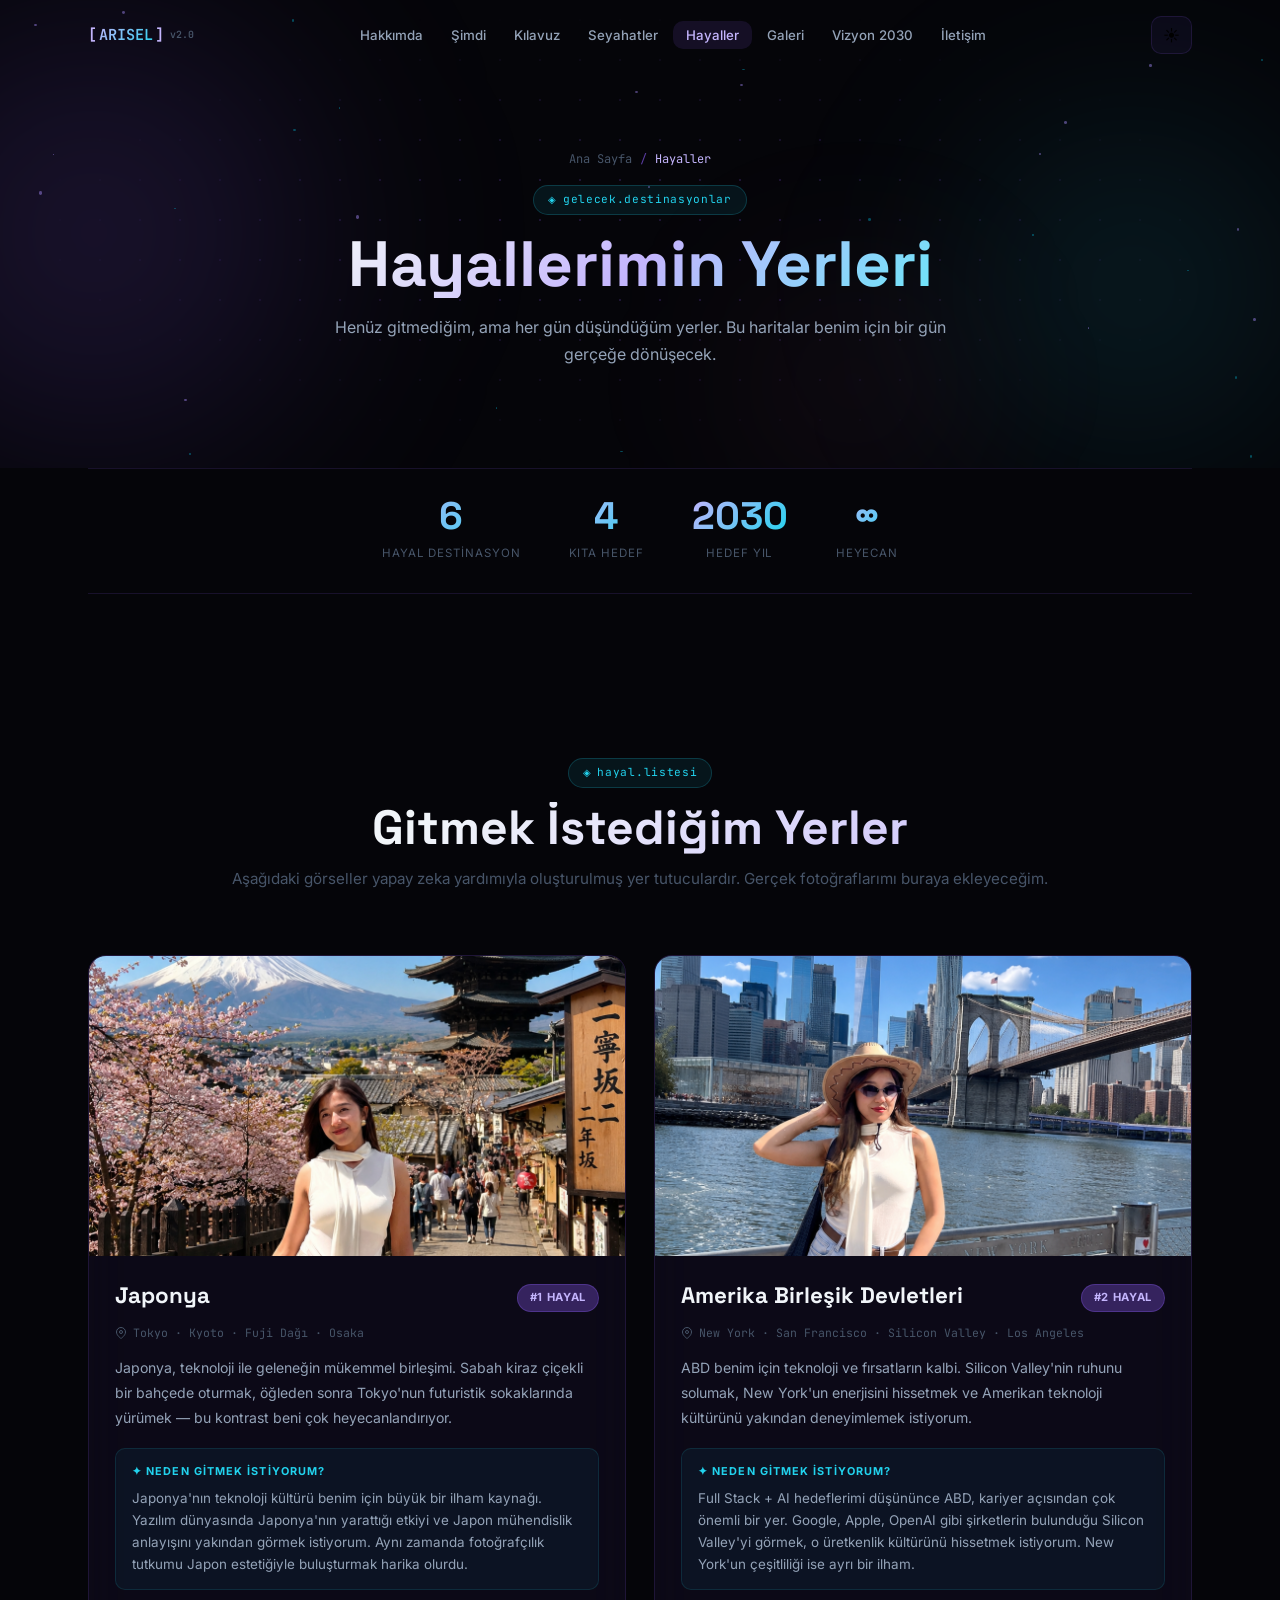
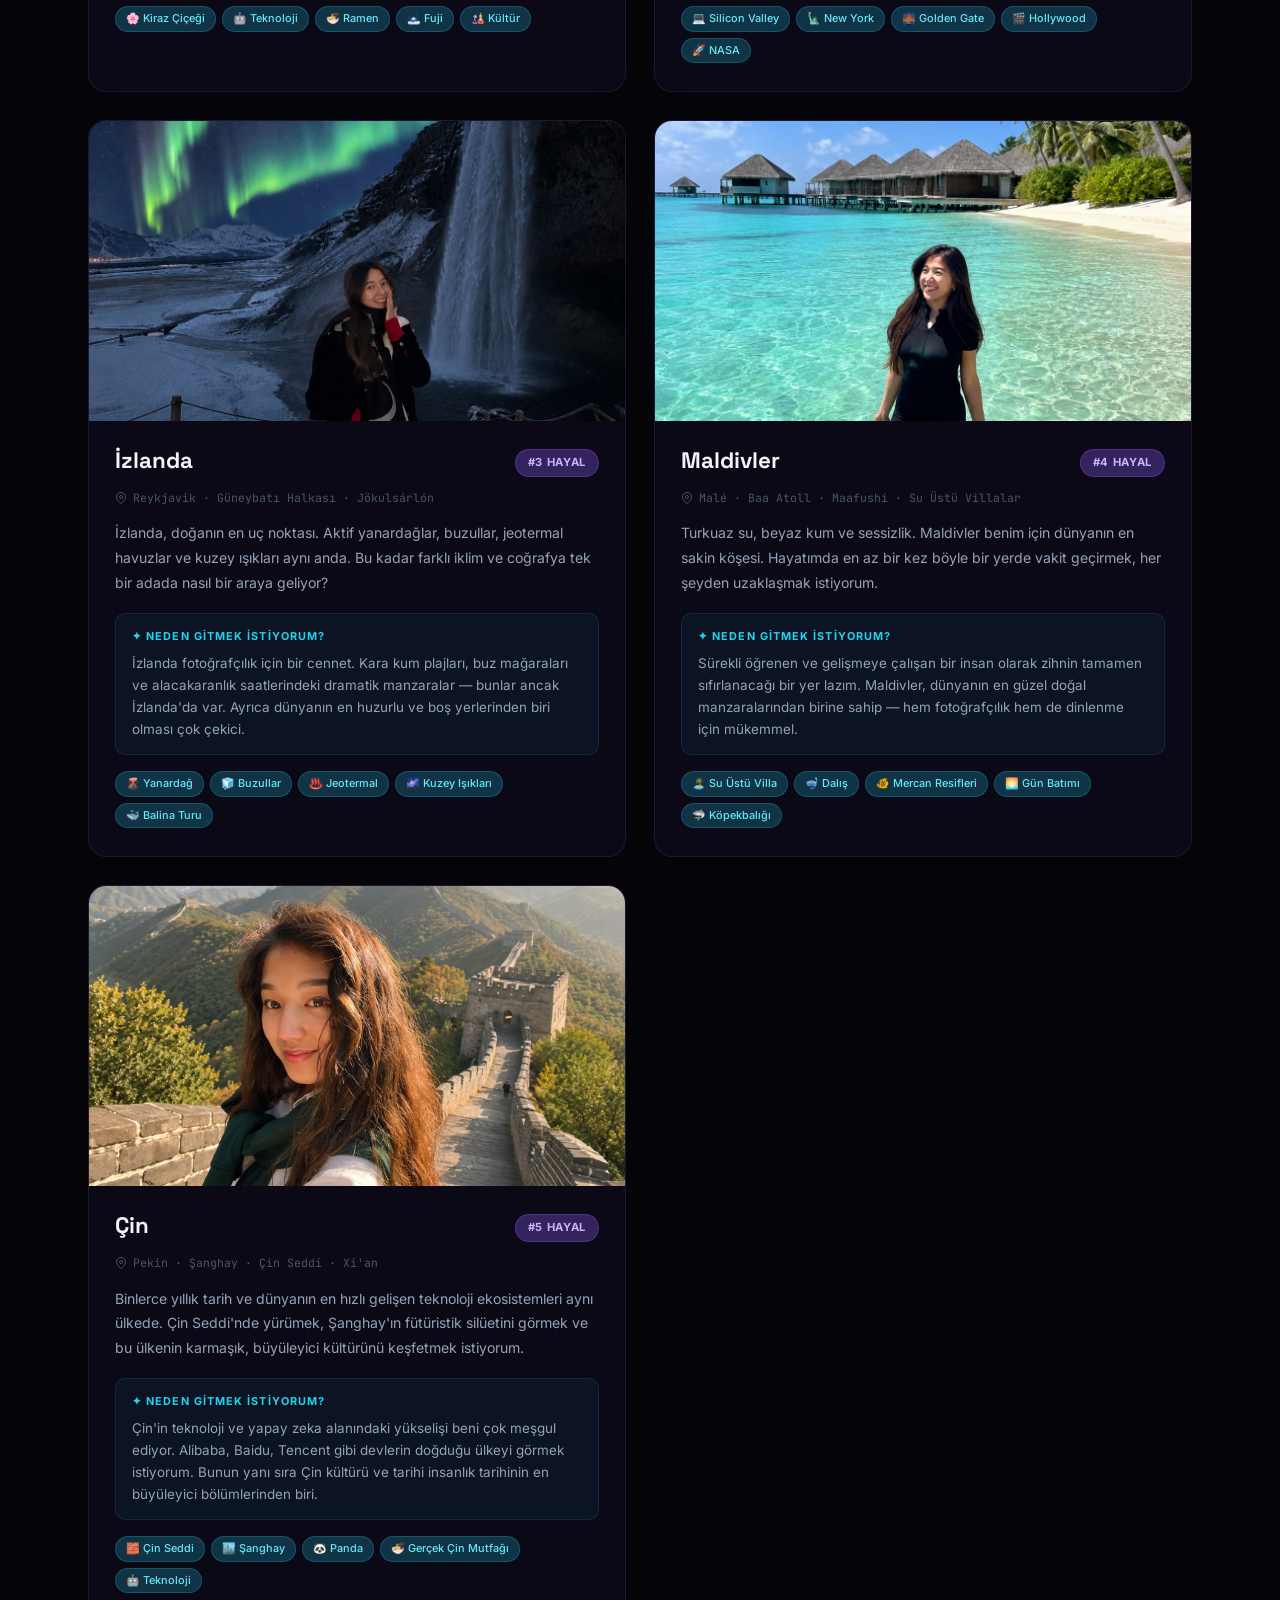
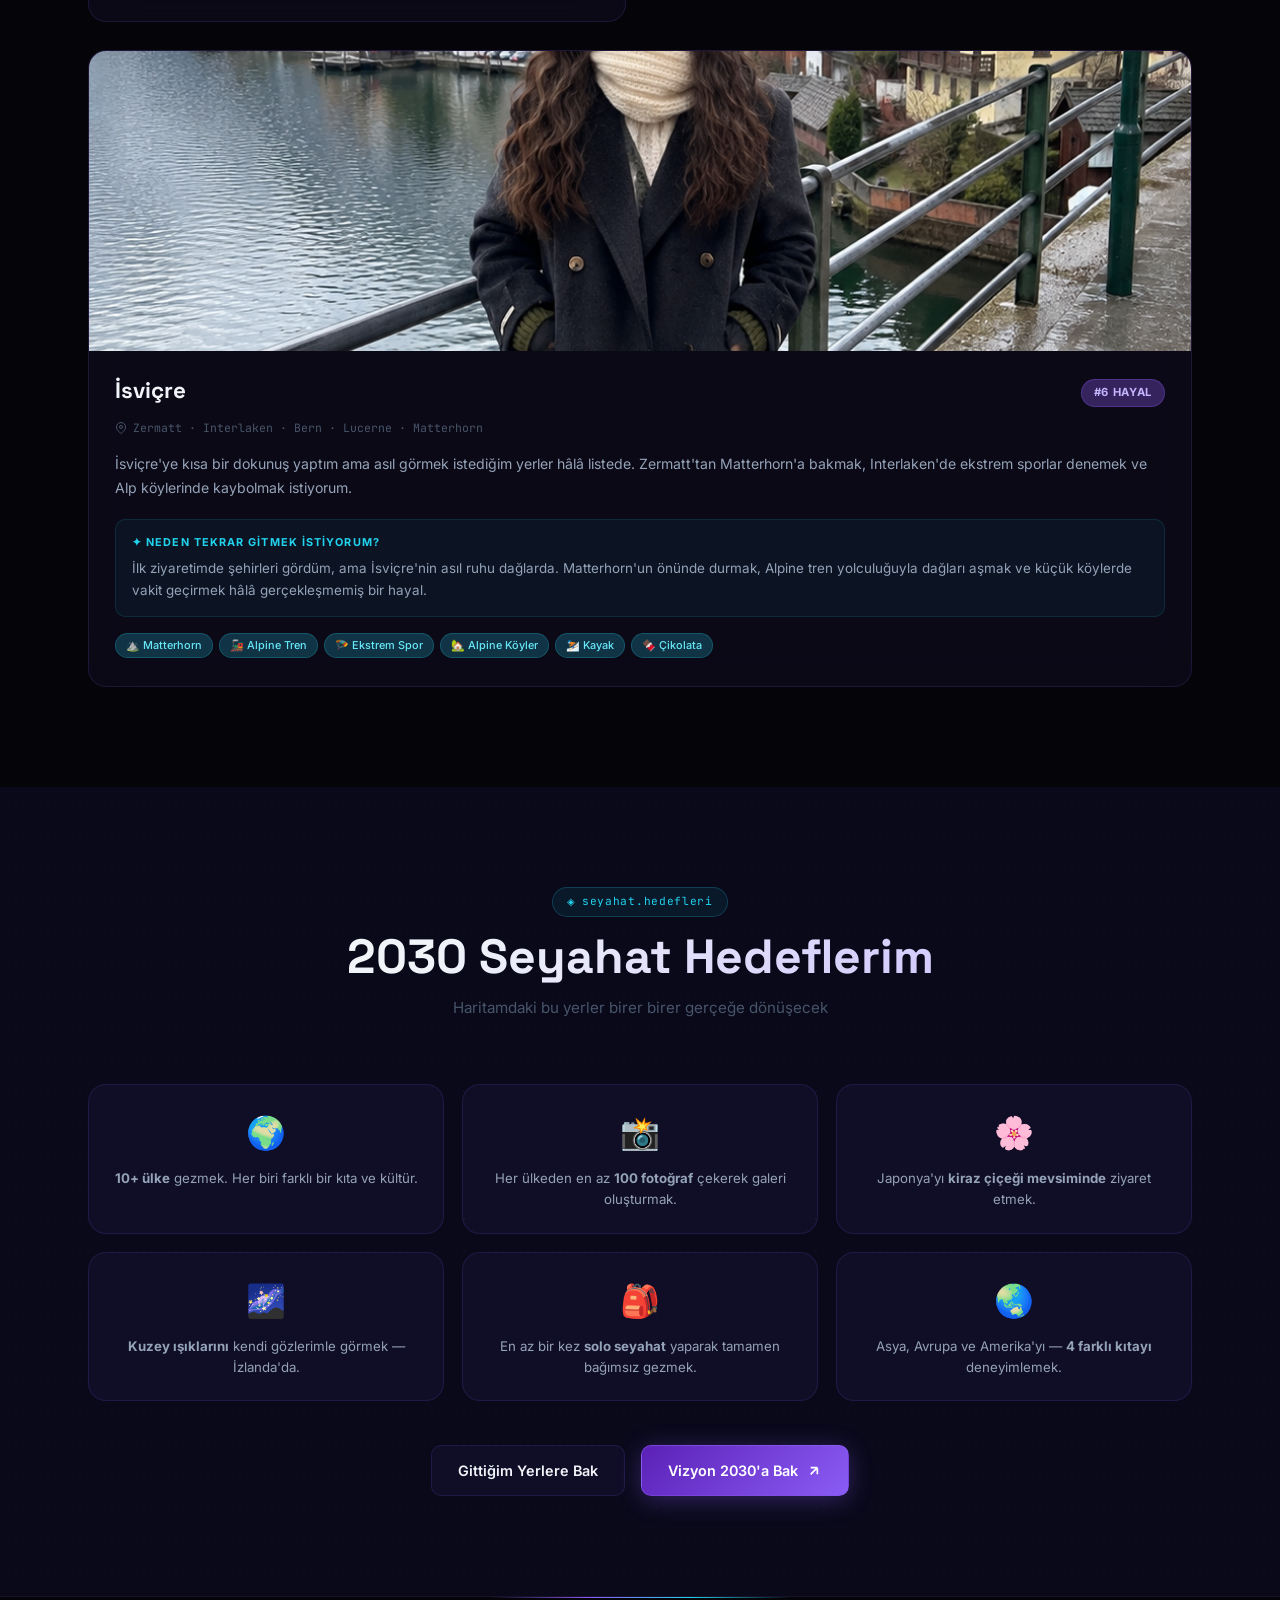
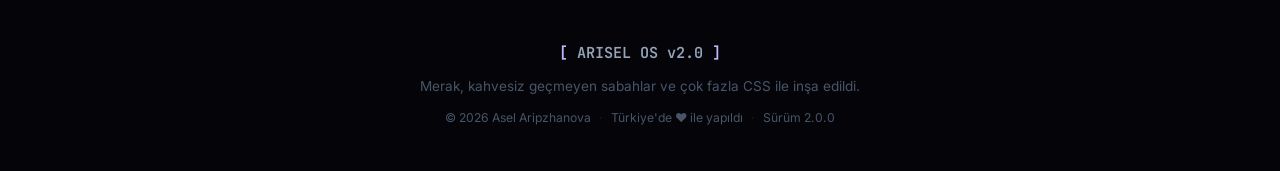
<file: dreams.html>
<!DOCTYPE html>
<html lang="tr" data-theme="dark">
<head>
    <meta charset="UTF-8">
    <meta name="viewport" content="width=device-width, initial-scale=1.0">
    <title>Hayallerim · ARISEL OS v2.0</title>
    <link rel="preconnect" href="https://fonts.googleapis.com">
    <link rel="preconnect" href="https://fonts.gstatic.com" crossorigin>
    <link href="https://fonts.googleapis.com/css2?family=Inter:wght@300;400;500;600;700;800&family=Space+Grotesk:wght@400;500;600;700;800&family=JetBrains+Mono:wght@400;500;600&display=swap" rel="stylesheet">
    <link rel="stylesheet" href="style.css">
</head>
<body>

    <!-- ══ NAVİGASYON ══ -->
    <nav class="navbar" id="navbar">
        <div class="nav-container">
            <a href="index.html" class="nav-logo">
                <span class="logo-bracket">[</span>
                <span class="logo-text">ARISEL</span>
                <span class="logo-bracket">]</span>
                <span class="logo-version">v2.0</span>
            </a>
            <ul class="nav-links" id="navLinks">
                <li><a href="index.html#about">Hakkımda</a></li>
                <li><a href="index.html#now">Şimdi</a></li>
                <li><a href="index.html#manual">Kılavuz</a></li>
                <li><a href="travels.html">Seyahatler</a></li>
                <li><a href="dreams.html">Hayaller</a></li>
                <li><a href="gallery.html">Galeri</a></li>
                <li><a href="vision2030.html">Vizyon 2030</a></li>
                <li><a href="index.html#contact">İletişim</a></li>
            </ul>
            <div class="nav-controls">
                <button class="theme-toggle" id="themeToggle" aria-label="Karanlık/aydınlık modu değiştir">
                    <span class="theme-icon">☀️</span>
                </button>
                <button class="hamburger" id="hamburger" aria-label="Menüyü aç/kapat">
                    <span></span><span></span><span></span>
                </button>
            </div>
        </div>
    </nav>

    <!-- ══ SAYFA HERO ══ -->
    <section class="page-hero">
        <div class="page-hero-bg">
            <div class="grid-overlay"></div>
            <div class="orb orb-1"></div>
            <div class="orb orb-2"></div>
            <div class="orb orb-3"></div>
            <div class="particles" id="particles"></div>
        </div>
        <div class="page-hero-content">
            <div class="breadcrumb">
                <a href="index.html">Ana Sayfa</a>
                <span class="bc-sep">/</span>
                <span class="bc-cur">Hayaller</span>
            </div>
            <span class="page-hero-tag">gelecek.destinasyonlar</span>
            <h1 class="page-hero-title">Hayallerimin Yerleri</h1>
            <p class="page-hero-subtitle">
                Henüz gitmediğim, ama her gün düşündüğüm yerler.
                Bu haritalar benim için bir gün gerçeğe dönüşecek.
            </p>
        </div>
    </section>

    <!-- ══ HIZLI İSTATİSTİKLER ══ -->
    <div class="container">
        <div class="quick-stats reveal">
            <div class="quick-stat">
                <span class="qs-number">6</span>
                <span class="qs-label">Hayal Destinasyon</span>
            </div>
            <div class="quick-stat">
                <span class="qs-number">4</span>
                <span class="qs-label">Kıta Hedef</span>
            </div>
            <div class="quick-stat">
                <span class="qs-number">2030</span>
                <span class="qs-label">Hedef Yıl</span>
            </div>
            <div class="quick-stat">
                <span class="qs-number">∞</span>
                <span class="qs-label">Heyecan</span>
            </div>
        </div>
    </div>

    <!-- ══ HAYAL DESTİNASYONLAR ══ -->
    <section class="section">
        <div class="container">
            <div class="section-header">
                <span class="section-tag">hayal.listesi</span>
                <h2 class="section-title">Gitmek İstediğim Yerler</h2>
                <p class="section-subtitle">
                    Aşağıdaki görseller yapay zeka yardımıyla oluşturulmuş yer tutuculardır.
                    Gerçek fotoğraflarımı buraya ekleyeceğim.
                </p>
            </div>

            <div class="dreams-grid">

                <!-- JAPONYA -->
                <div class="dream-card glass-card reveal">
                    <div class="dream-image" style="background-image:url('imgs/japonya.png');background-size:cover;background-position:center;"></div>
                    <div class="dream-body">
                        <div class="dream-head">
                            <span class="dream-country-name">Japonya</span>
                            <span class="dream-rank">#1 Hayal</span>
                        </div>
                        <div class="dream-loc">
                            <svg width="12" height="12" viewBox="0 0 24 24" fill="none" stroke="currentColor" stroke-width="2"><path d="M21 10c0 7-9 13-9 13s-9-6-9-13a9 9 0 0118 0z"/><circle cx="12" cy="10" r="3"/></svg>
                            Tokyo · Kyoto · Fuji Dağı · Osaka
                        </div>
                        <p class="dream-desc">
                            Japonya, teknoloji ile geleneğin mükemmel birleşimi. Sabah kiraz çiçekli bir bahçede oturmak, öğleden sonra Tokyo'nun futuristik sokaklarında yürümek — bu kontrast beni çok heyecanlandırıyor.
                        </p>
                        <div class="dream-why-block">
                            <div class="dream-why-label">✦ Neden gitmek istiyorum?</div>
                            <div class="dream-why-text">Japonya'nın teknoloji kültürü benim için büyük bir ilham kaynağı. Yazılım dünyasında Japonya'nın yarattığı etkiyi ve Japon mühendislik anlayışını yakından görmek istiyorum. Aynı zamanda fotoğrafçılık tutkumu Japon estetiğiyle buluşturmak harika olurdu.</div>
                        </div>
                        <div class="dream-tags">
                            <span class="dream-tag">🌸 Kiraz Çiçeği</span>
                            <span class="dream-tag">🤖 Teknoloji</span>
                            <span class="dream-tag">🍜 Ramen</span>
                            <span class="dream-tag">🗻 Fuji</span>
                            <span class="dream-tag">🎎 Kültür</span>
                        </div>
                    </div>
                </div>

                <!-- ABD -->
                <div class="dream-card glass-card reveal">
                    <div class="dream-image" style="background-image:url('imgs/usa.png');background-size:cover;background-position:center;"></div>
                    <div class="dream-body">
                        <div class="dream-head">
                            <span class="dream-country-name">Amerika Birleşik Devletleri</span>
                            <span class="dream-rank">#2 Hayal</span>
                        </div>
                        <div class="dream-loc">
                            <svg width="12" height="12" viewBox="0 0 24 24" fill="none" stroke="currentColor" stroke-width="2"><path d="M21 10c0 7-9 13-9 13s-9-6-9-13a9 9 0 0118 0z"/><circle cx="12" cy="10" r="3"/></svg>
                            New York · San Francisco · Silicon Valley · Los Angeles
                        </div>
                        <p class="dream-desc">
                            ABD benim için teknoloji ve fırsatların kalbi. Silicon Valley'nin ruhunu solumak, New York'un enerjisini hissetmek ve Amerikan teknoloji kültürünü yakından deneyimlemek istiyorum.
                        </p>
                        <div class="dream-why-block">
                            <div class="dream-why-label">✦ Neden gitmek istiyorum?</div>
                            <div class="dream-why-text">Full Stack + AI hedeflerimi düşününce ABD, kariyer açısından çok önemli bir yer. Google, Apple, OpenAI gibi şirketlerin bulunduğu Silicon Valley'yi görmek, o üretkenlik kültürünü hissetmek istiyorum. New York'un çeşitliliği ise ayrı bir ilham.</div>
                        </div>
                        <div class="dream-tags">
                            <span class="dream-tag">💻 Silicon Valley</span>
                            <span class="dream-tag">🗽 New York</span>
                            <span class="dream-tag">🌉 Golden Gate</span>
                            <span class="dream-tag">🎬 Hollywood</span>
                            <span class="dream-tag">🚀 NASA</span>
                        </div>
                    </div>
                </div>

                <!-- İZLANDA -->
                <div class="dream-card glass-card reveal">
                    <div class="dream-image" style="background-image:url('imgs/island.png');background-size:cover;background-position:center;"></div>
                    <div class="dream-body">
                        <div class="dream-head">
                            <span class="dream-country-name">İzlanda</span>
                            <span class="dream-rank">#3 Hayal</span>
                        </div>
                        <div class="dream-loc">
                            <svg width="12" height="12" viewBox="0 0 24 24" fill="none" stroke="currentColor" stroke-width="2"><path d="M21 10c0 7-9 13-9 13s-9-6-9-13a9 9 0 0118 0z"/><circle cx="12" cy="10" r="3"/></svg>
                            Reykjavik · Güneybatı Halkası · Jökulsárlón
                        </div>
                        <p class="dream-desc">
                            İzlanda, doğanın en uç noktası. Aktif yanardağlar, buzullar, jeotermal havuzlar ve kuzey ışıkları aynı anda. Bu kadar farklı iklim ve coğrafya tek bir adada nasıl bir araya geliyor?
                        </p>
                        <div class="dream-why-block">
                            <div class="dream-why-label">✦ Neden gitmek istiyorum?</div>
                            <div class="dream-why-text">İzlanda fotoğrafçılık için bir cennet. Kara kum plajları, buz mağaraları ve alacakaranlık saatlerindeki dramatik manzaralar — bunlar ancak İzlanda'da var. Ayrıca dünyanın en huzurlu ve boş yerlerinden biri olması çok çekici.</div>
                        </div>
                        <div class="dream-tags">
                            <span class="dream-tag">🌋 Yanardağ</span>
                            <span class="dream-tag">🧊 Buzullar</span>
                            <span class="dream-tag">♨️ Jeotermal</span>
                            <span class="dream-tag">🌌 Kuzey Işıkları</span>
                            <span class="dream-tag">🐳 Balina Turu</span>
                        </div>
                    </div>
                </div>

                <!-- MALDİVLER -->
                <div class="dream-card glass-card reveal">
                    <div class="dream-image" style="background-image:url('imgs/maldives.png');background-size:cover;background-position:center;"></div>
                    <div class="dream-body">
                        <div class="dream-head">
                            <span class="dream-country-name">Maldivler</span>
                            <span class="dream-rank">#4 Hayal</span>
                        </div>
                        <div class="dream-loc">
                            <svg width="12" height="12" viewBox="0 0 24 24" fill="none" stroke="currentColor" stroke-width="2"><path d="M21 10c0 7-9 13-9 13s-9-6-9-13a9 9 0 0118 0z"/><circle cx="12" cy="10" r="3"/></svg>
                            Malé · Baa Atoll · Maafushi · Su Üstü Villalar
                        </div>
                        <p class="dream-desc">
                            Turkuaz su, beyaz kum ve sessizlik. Maldivler benim için dünyanın en sakin köşesi. Hayatımda en az bir kez böyle bir yerde vakit geçirmek, her şeyden uzaklaşmak istiyorum.
                        </p>
                        <div class="dream-why-block">
                            <div class="dream-why-label">✦ Neden gitmek istiyorum?</div>
                            <div class="dream-why-text">Sürekli öğrenen ve gelişmeye çalışan bir insan olarak zihnin tamamen sıfırlanacağı bir yer lazım. Maldivler, dünyanın en güzel doğal manzaralarından birine sahip — hem fotoğrafçılık hem de dinlenme için mükemmel.</div>
                        </div>
                        <div class="dream-tags">
                            <span class="dream-tag">🏝️ Su Üstü Villa</span>
                            <span class="dream-tag">🤿 Dalış</span>
                            <span class="dream-tag">🐠 Mercan Resifleri</span>
                            <span class="dream-tag">🌅 Gün Batımı</span>
                            <span class="dream-tag">🦈 Köpekbalığı</span>
                        </div>
                    </div>
                </div>

                <!-- ÇİN -->
                <div class="dream-card glass-card reveal">
                    <div class="dream-image" style="background-image:url('imgs/china.png');background-size:cover;background-position:center;"></div>
                    <div class="dream-body">
                        <div class="dream-head">
                            <span class="dream-country-name">Çin</span>
                            <span class="dream-rank">#5 Hayal</span>
                        </div>
                        <div class="dream-loc">
                            <svg width="12" height="12" viewBox="0 0 24 24" fill="none" stroke="currentColor" stroke-width="2"><path d="M21 10c0 7-9 13-9 13s-9-6-9-13a9 9 0 0118 0z"/><circle cx="12" cy="10" r="3"/></svg>
                            Pekin · Şanghay · Çin Seddi · Xi'an
                        </div>
                        <p class="dream-desc">
                            Binlerce yıllık tarih ve dünyanın en hızlı gelişen teknoloji ekosistemleri aynı ülkede. Çin Seddi'nde yürümek, Şanghay'ın fütüristik silüetini görmek ve bu ülkenin karmaşık, büyüleyici kültürünü keşfetmek istiyorum.
                        </p>
                        <div class="dream-why-block">
                            <div class="dream-why-label">✦ Neden gitmek istiyorum?</div>
                            <div class="dream-why-text">Çin'in teknoloji ve yapay zeka alanındaki yükselişi beni çok meşgul ediyor. Alibaba, Baidu, Tencent gibi devlerin doğduğu ülkeyi görmek istiyorum. Bunun yanı sıra Çin kültürü ve tarihi insanlık tarihinin en büyüleyici bölümlerinden biri.</div>
                        </div>
                        <div class="dream-tags">
                            <span class="dream-tag">🧱 Çin Seddi</span>
                            <span class="dream-tag">🏙️ Şanghay</span>
                            <span class="dream-tag">🐼 Panda</span>
                            <span class="dream-tag">🍜 Gerçek Çin Mutfağı</span>
                            <span class="dream-tag">🤖 Teknoloji</span>
                        </div>
                    </div>
                </div>

                <!-- İSVİÇRE -->
                <div class="dream-card glass-card reveal" style="grid-column:span 2;">
                    <div class="dream-image" style="padding:0; overflow:hidden;">
                        <img src="imgs/isvicre.png" style="width:100%; height:auto; display:block;">
                    </div>
                    <div class="dream-body">
                        <div class="dream-head">
                            <span class="dream-country-name">İsviçre</span>
                            <span class="dream-rank">#6 Hayal</span>
                        </div>
                        <div class="dream-loc">
                            <svg width="12" height="12" viewBox="0 0 24 24" fill="none" stroke="currentColor" stroke-width="2"><path d="M21 10c0 7-9 13-9 13s-9-6-9-13a9 9 0 0118 0z"/><circle cx="12" cy="10" r="3"/></svg>
                            Zermatt · Interlaken · Bern · Lucerne · Matterhorn
                        </div>
                        <p class="dream-desc">
                            İsviçre'ye kısa bir dokunuş yaptım ama asıl görmek istediğim yerler hâlâ listede. Zermatt'tan Matterhorn'a bakmak, Interlaken'de ekstrem sporlar denemek ve Alp köylerinde kaybolmak istiyorum.
                        </p>
                        <div class="dream-why-block">
                            <div class="dream-why-label">✦ Neden tekrar gitmek istiyorum?</div>
                            <div class="dream-why-text">İlk ziyaretimde şehirleri gördüm, ama İsviçre'nin asıl ruhu dağlarda. Matterhorn'un önünde durmak, Alpine tren yolculuğuyla dağları aşmak ve küçük köylerde vakit geçirmek hâlâ gerçekleşmemiş bir hayal.</div>
                        </div>
                        <div class="dream-tags">
                            <span class="dream-tag">⛰️ Matterhorn</span>
                            <span class="dream-tag">🚂 Alpine Tren</span>
                            <span class="dream-tag">🪂 Ekstrem Spor</span>
                            <span class="dream-tag">🏡 Alpine Köyler</span>
                            <span class="dream-tag">⛷️ Kayak</span>
                            <span class="dream-tag">🍫 Çikolata</span>
                        </div>
                    </div>
                </div>

            </div>
        </div>
    </section>

    <!-- ══ SEYAHAT HEDEFLERİ ══ -->
    <section class="section section-alt">
        <div class="container">
            <div class="section-header">
                <span class="section-tag">seyahat.hedefleri</span>
                <h2 class="section-title">2030 Seyahat Hedeflerim</h2>
                <p class="section-subtitle">Haritamdaki bu yerler birer birer gerçeğe dönüşecek</p>
            </div>
            <div class="travel-goals-grid">
                <div class="tg-item reveal">
                    <span class="tg-emoji">🌍</span>
                    <p class="tg-text"><strong>10+ ülke</strong> gezmek. Her biri farklı bir kıta ve kültür.</p>
                </div>
                <div class="tg-item reveal">
                    <span class="tg-emoji">📸</span>
                    <p class="tg-text">Her ülkeden en az <strong>100 fotoğraf</strong> çekerek galeri oluşturmak.</p>
                </div>
                <div class="tg-item reveal">
                    <span class="tg-emoji">🌸</span>
                    <p class="tg-text">Japonya'yı <strong>kiraz çiçeği mevsiminde</strong> ziyaret etmek.</p>
                </div>
                <div class="tg-item reveal">
                    <span class="tg-emoji">🌌</span>
                    <p class="tg-text"><strong>Kuzey ışıklarını</strong> kendi gözlerimle görmek — İzlanda'da.</p>
                </div>
                <div class="tg-item reveal">
                    <span class="tg-emoji">🎒</span>
                    <p class="tg-text">En az bir kez <strong>solo seyahat</strong> yaparak tamamen bağımsız gezmek.</p>
                </div>
                <div class="tg-item reveal">
                    <span class="tg-emoji">🌏</span>
                    <p class="tg-text">Asya, Avrupa ve Amerika'yı — <strong>4 farklı kıtayı</strong> deneyimlemek.</p>
                </div>
            </div>
            <div style="text-align:center; margin-top:44px;">
                <a href="travels.html" class="btn btn-ghost" style="margin-right:12px;">Gittiğim Yerlere Bak</a>
                <a href="vision2030.html" class="btn btn-primary">
                    Vizyon 2030'a Bak
                    <svg width="16" height="16" viewBox="0 0 24 24" fill="none" stroke="currentColor" stroke-width="2.5"><path d="M7 17L17 7M17 7H7M17 7V17"/></svg>
                </a>
            </div>
        </div>
    </section>

    <!-- ══ FOOTER ══ -->
    <footer class="footer">
        <div class="container">
            <div class="footer-inner">
                <div class="footer-brand">
                    <span class="logo-bracket">[</span>
                    <span>ARISEL OS v2.0</span>
                    <span class="logo-bracket">]</span>
                </div>
                <p class="footer-tagline">Merak, kahvesiz geçmeyen sabahlar ve çok fazla CSS ile inşa edildi.</p>
                <div class="footer-meta">
                    <span>© 2026 Asel Aripzhanova</span>
                    <span class="sep">·</span>
                    <span>Türkiye'de ❤️ ile yapıldı</span>
                    <span class="sep">·</span>
                    <span>Sürüm 2.0.0</span>
                </div>
            </div>
        </div>
    </footer>

    <script src="script.js"></script>
</body>
</html>
</file>
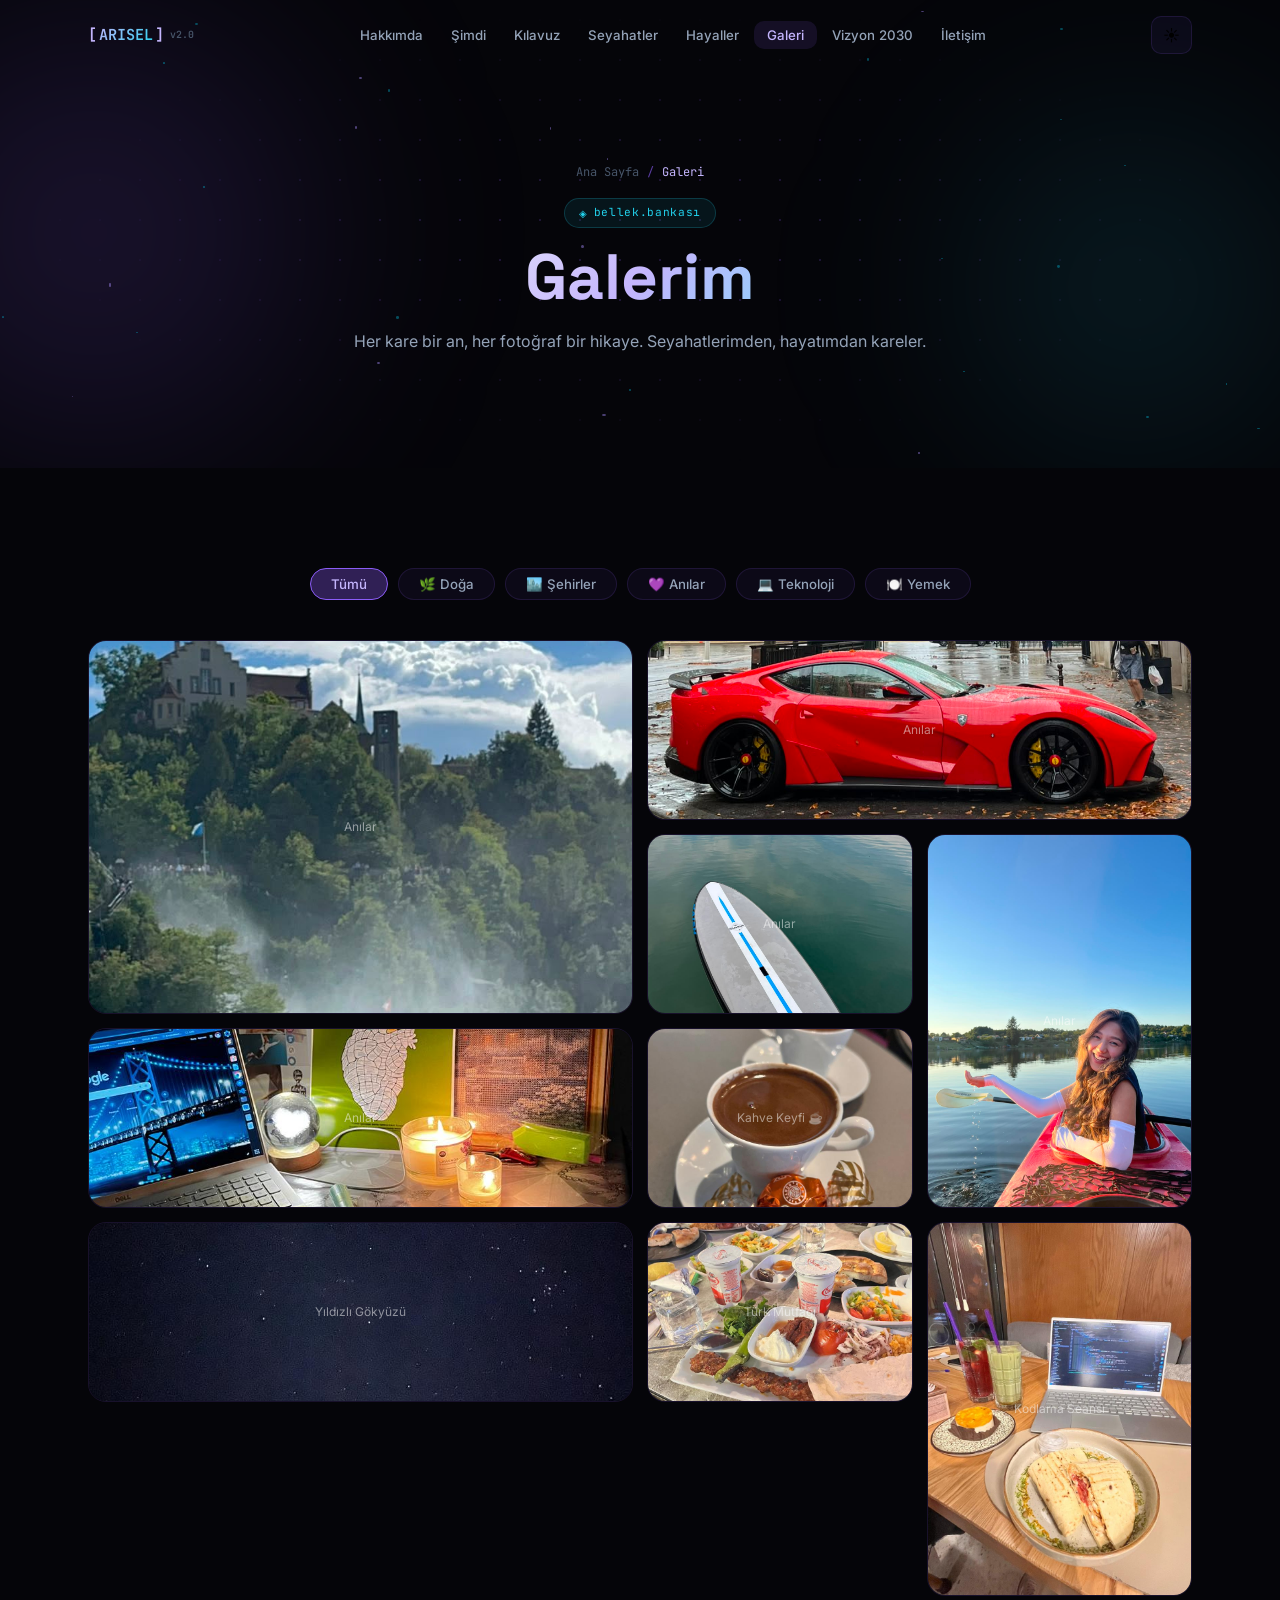
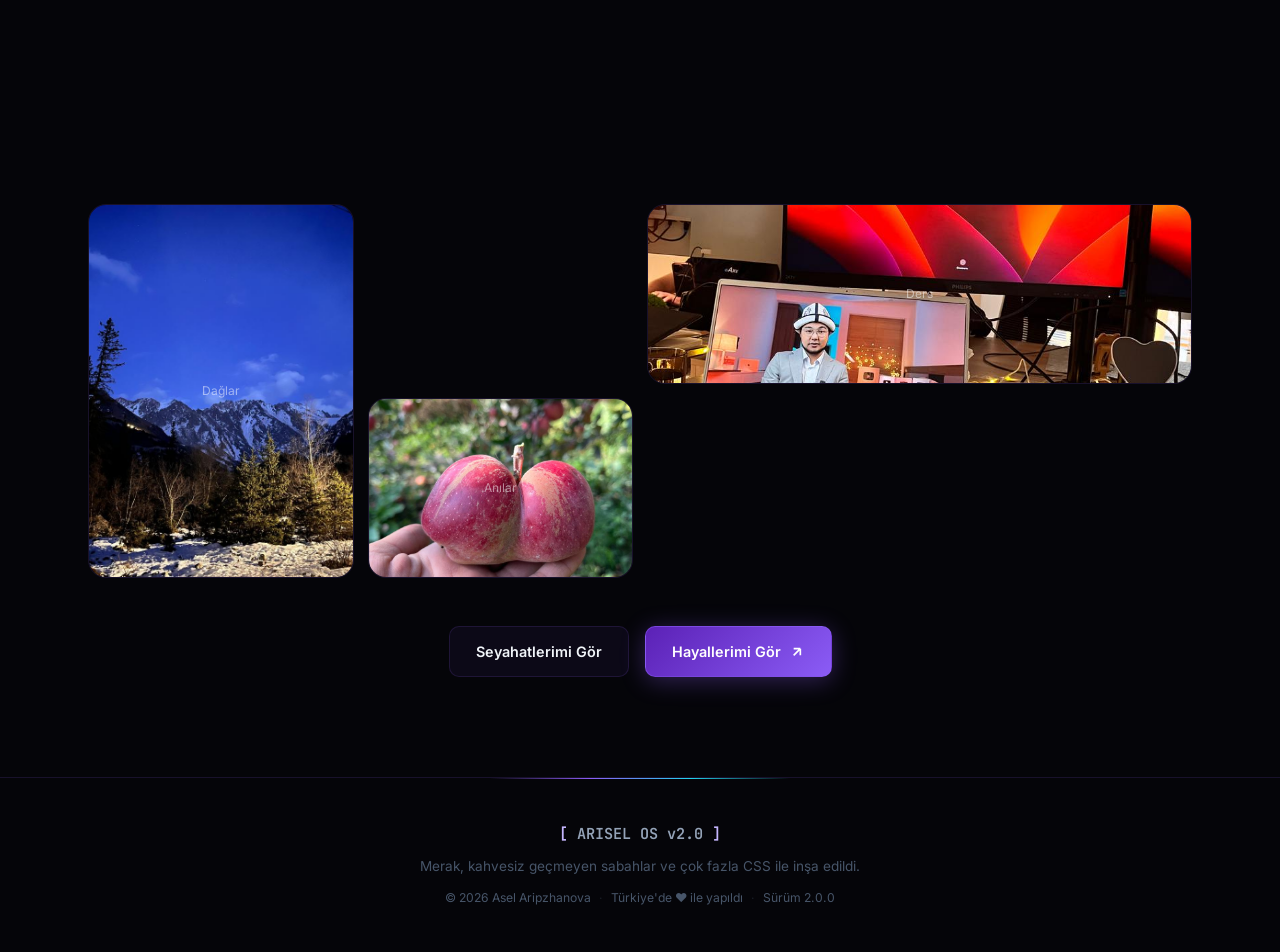
<file: gallery.html>
<!DOCTYPE html>
<html lang="tr" data-theme="dark">
<head>
    <meta charset="UTF-8">
    <meta name="viewport" content="width=device-width, initial-scale=1.0">
    <title>Galeri · ARISEL OS v2.0</title>
    <link rel="preconnect" href="https://fonts.googleapis.com">
    <link rel="preconnect" href="https://fonts.gstatic.com" crossorigin>
    <link href="https://fonts.googleapis.com/css2?family=Inter:wght@300;400;500;600;700;800&family=Space+Grotesk:wght@400;500;600;700;800&family=JetBrains+Mono:wght@400;500;600&display=swap" rel="stylesheet">
    <link rel="stylesheet" href="style.css">
</head>
<body>

    <!-- ══ NAVİGASYON ══ -->
    <nav class="navbar" id="navbar">
        <div class="nav-container">
            <a href="index.html" class="nav-logo">
                <span class="logo-bracket">[</span>
                <span class="logo-text">ARISEL</span>
                <span class="logo-bracket">]</span>
                <span class="logo-version">v2.0</span>
            </a>
            <ul class="nav-links" id="navLinks">
                <li><a href="index.html#about">Hakkımda</a></li>
                <li><a href="index.html#now">Şimdi</a></li>
                <li><a href="index.html#manual">Kılavuz</a></li>
                <li><a href="travels.html">Seyahatler</a></li>
                <li><a href="dreams.html">Hayaller</a></li>
                <li><a href="gallery.html">Galeri</a></li>
                <li><a href="vision2030.html">Vizyon 2030</a></li>
                <li><a href="index.html#contact">İletişim</a></li>
            </ul>
            <div class="nav-controls">
                <button class="theme-toggle" id="themeToggle" aria-label="Karanlık/aydınlık modu değiştir">
                    <span class="theme-icon">☀️</span>
                </button>
                <button class="hamburger" id="hamburger" aria-label="Menüyü aç/kapat">
                    <span></span><span></span><span></span>
                </button>
            </div>
        </div>
    </nav>

    <!-- ══ SAYFA HERO ══ -->
    <section class="page-hero">
        <div class="page-hero-bg">
            <div class="grid-overlay"></div>
            <div class="orb orb-1"></div>
            <div class="orb orb-2"></div>
            <div class="particles" id="particles"></div>
        </div>
        <div class="page-hero-content">
            <div class="breadcrumb">
                <a href="index.html">Ana Sayfa</a>
                <span class="bc-sep">/</span>
                <span class="bc-cur">Galeri</span>
            </div>
            <span class="page-hero-tag">bellek.bankası</span>
            <h1 class="page-hero-title">Galerim</h1>
            <p class="page-hero-subtitle">
                Her kare bir an, her fotoğraf bir hikaye.
                Seyahatlerimden, hayatımdan kareler.
            </p>
        </div>
    </section>

    <!-- ══ GALERİ İÇERİĞİ ══ -->
    <section class="section">
        <div class="container">

            <!-- Kategori sekmeleri -->
            <div class="gallery-cats reveal">
                <button class="gcat active" data-filter="all">Tümü</button>
                <button class="gcat" data-filter="nature">🌿 Doğa</button>
                <button class="gcat" data-filter="city">🏙️ Şehirler</button>
                <button class="gcat" data-filter="memory">💜 Anılar</button>
                <button class="gcat" data-filter="tech">💻 Teknoloji</button>
                <button class="gcat" data-filter="food">🍽️ Yemek</button>
            </div>

            <!-- Galeri Izgarası -->
            <div class="gallery-full-grid">

                <div class="gfi wide tall reveal" data-cat="memory">
                    <div class="gfi-inner" style="background-image:url('imgs/galeri1.jpeg');background-size:cover;background-position:center;padding:0;">
                        <span class="gfi-cap">Anılar</span>
                    </div>
                </div>

                <div class="gfi wide reveal" data-cat="memory">
                    <div class="gfi-inner" style="background-image:url('imgs/galeri2.jpeg');background-size:cover;background-position:center 90%;padding:0;">
                        <span class="gfi-cap">Anılar</span>
                    </div>
                </div>

                <div class="gfi reveal" data-cat="memory">
                    <div class="gfi-inner" style="background-image:url('imgs/galeri3.jpeg');background-size:cover;background-position:center;padding:0;">
                        <span class="gfi-cap">Anılar</span>
                    </div>
                </div>

                <div class="gfi tall reveal" data-cat="memory">
                    <div class="gfi-inner" style="background-image:url('imgs/galeri4.jpeg');background-size:cover;background-position:center;padding:0;">
                        <span class="gfi-cap">Anılar</span>
                    </div>
                </div>

                <div class="gfi wide reveal" data-cat="memory">
                    <div class="gfi-inner" style="background-image:url('imgs/galeri5.jpeg');background-size:cover;background-position:center;padding:0;">
                        <span class="gfi-cap">Anılar</span>
                    </div>
                </div>

                <div class="gfi reveal" data-cat="food">
                    <div class="gfi-inner" style="background-image:url('imgs/kofe.jpeg');background-size:cover;background-position:center;padding:0;">
                        <span class="gfi-cap">Kahve Keyfi ☕</span>
                    </div>
                </div>

                <div class="gfi wide reveal" data-cat="nature">
                    <div class="gfi-inner" style="background-image:url('imgs/yildizlar.jpeg');background-size:cover;background-position:center;padding:0;">
                        <span class="gfi-cap">Yıldızlı Gökyüzü</span>
                    </div>
                </div>

                <div class="gfi reveal" data-cat="food">
                    <div class="gfi-inner" style="background-image:url('imgs/turkmutfagi.jpeg');background-size:cover;background-position:center;padding:0;">
                        <span class="gfi-cap">Türk Mutfağı</span>
                    </div>
                </div>

                <div class="gfi tall reveal" data-cat="tech">
                    <div class="gfi-inner" style="background-image:url('imgs/kodlama.jpeg');background-size:cover;background-position:center;padding:0;">
                        <span class="gfi-cap">Kodlama Seansı</span>
                    </div>
                </div>

                <div class="gfi reveal" data-cat="nature">
                    <div class="gfi-inner" style="background-image:url('imgs/issikgol.jpeg');background-size:cover;background-position:center;padding:0;">
                        <span class="gfi-cap">Issık Göl</span>
                    </div>
                </div>

                <div class="gfi wide reveal" data-cat="memory">
                    <div class="gfi-inner" style="background-image:url('imgs/gunbatimi.jpeg');background-size:cover;background-position:center;padding:0;">
                        <span class="gfi-cap">Gün Batımı</span>
                    </div>
                </div>

                <div class="gfi reveal" data-cat="memory">
                    <div class="gfi-inner" style="background-image:url('imgs/galeri6.jpeg');background-size:cover;background-position:center;padding:0;">
                        <span class="gfi-cap">Anılar</span>
                    </div>
                </div>

                <div class="gfi tall reveal" data-cat="memory">
                    <div class="gfi-inner" style="background-image:url('imgs/galeri7.jpeg');background-size:cover;background-position:center;padding:0;">
                        <span class="gfi-cap">Anılar</span>
                    </div>
                </div>

                <div class="gfi wide reveal" data-cat="nature">
                    <div class="gfi-inner" style="background-image:url('imgs/cicekler.jpeg');background-size:cover;background-position:center;padding:0;">
                        <span class="gfi-cap">Çiçekler</span>
                    </div>
                </div>

                <div class="gfi tall reveal" data-cat="nature">
                    <div class="gfi-inner" style="background-image:url('imgs/daglar.jpeg');background-size:cover;background-position:center;padding:0;">
                        <span class="gfi-cap">Dağlar</span>
                    </div>
                </div>

                <div class="gfi wide reveal" data-cat="memory">
                    <div class="gfi-inner" style="background-image:url('imgs/ders.jpeg');background-size:cover;background-position:center;padding:0;">
                        <span class="gfi-cap">Ders</span>
                    </div>
                </div>

                <div class="gfi reveal" data-cat="memory">
                    <div class="gfi-inner" style="background-image:url('imgs/ekle.jpeg');background-size:cover;background-position:center;padding:0;">
                        <span class="gfi-cap">Anılar</span>
                    </div>
                </div>

            </div>

            <div style="text-align:center; margin-top:48px;">
                <a href="travels.html" class="btn btn-ghost" style="margin-right:12px;">Seyahatlerimi Gör</a>
                <a href="dreams.html" class="btn btn-primary">
                    Hayallerimi Gör
                    <svg width="16" height="16" viewBox="0 0 24 24" fill="none" stroke="currentColor" stroke-width="2.5"><path d="M7 17L17 7M17 7H7M17 7V17"/></svg>
                </a>
            </div>

        </div>
    </section>

    <!-- ══ FOOTER ══ -->
    <footer class="footer">
        <div class="container">
            <div class="footer-inner">
                <div class="footer-brand">
                    <span class="logo-bracket">[</span>
                    <span>ARISEL OS v2.0</span>
                    <span class="logo-bracket">]</span>
                </div>
                <p class="footer-tagline">Merak, kahvesiz geçmeyen sabahlar ve çok fazla CSS ile inşa edildi.</p>
                <div class="footer-meta">
                    <span>© 2026 Asel Aripzhanova</span>
                    <span class="sep">·</span>
                    <span>Türkiye'de ❤️ ile yapıldı</span>
                    <span class="sep">·</span>
                    <span>Sürüm 2.0.0</span>
                </div>
            </div>
        </div>
    </footer>

    <script src="script.js"></script>
</body>
</html>
</file>
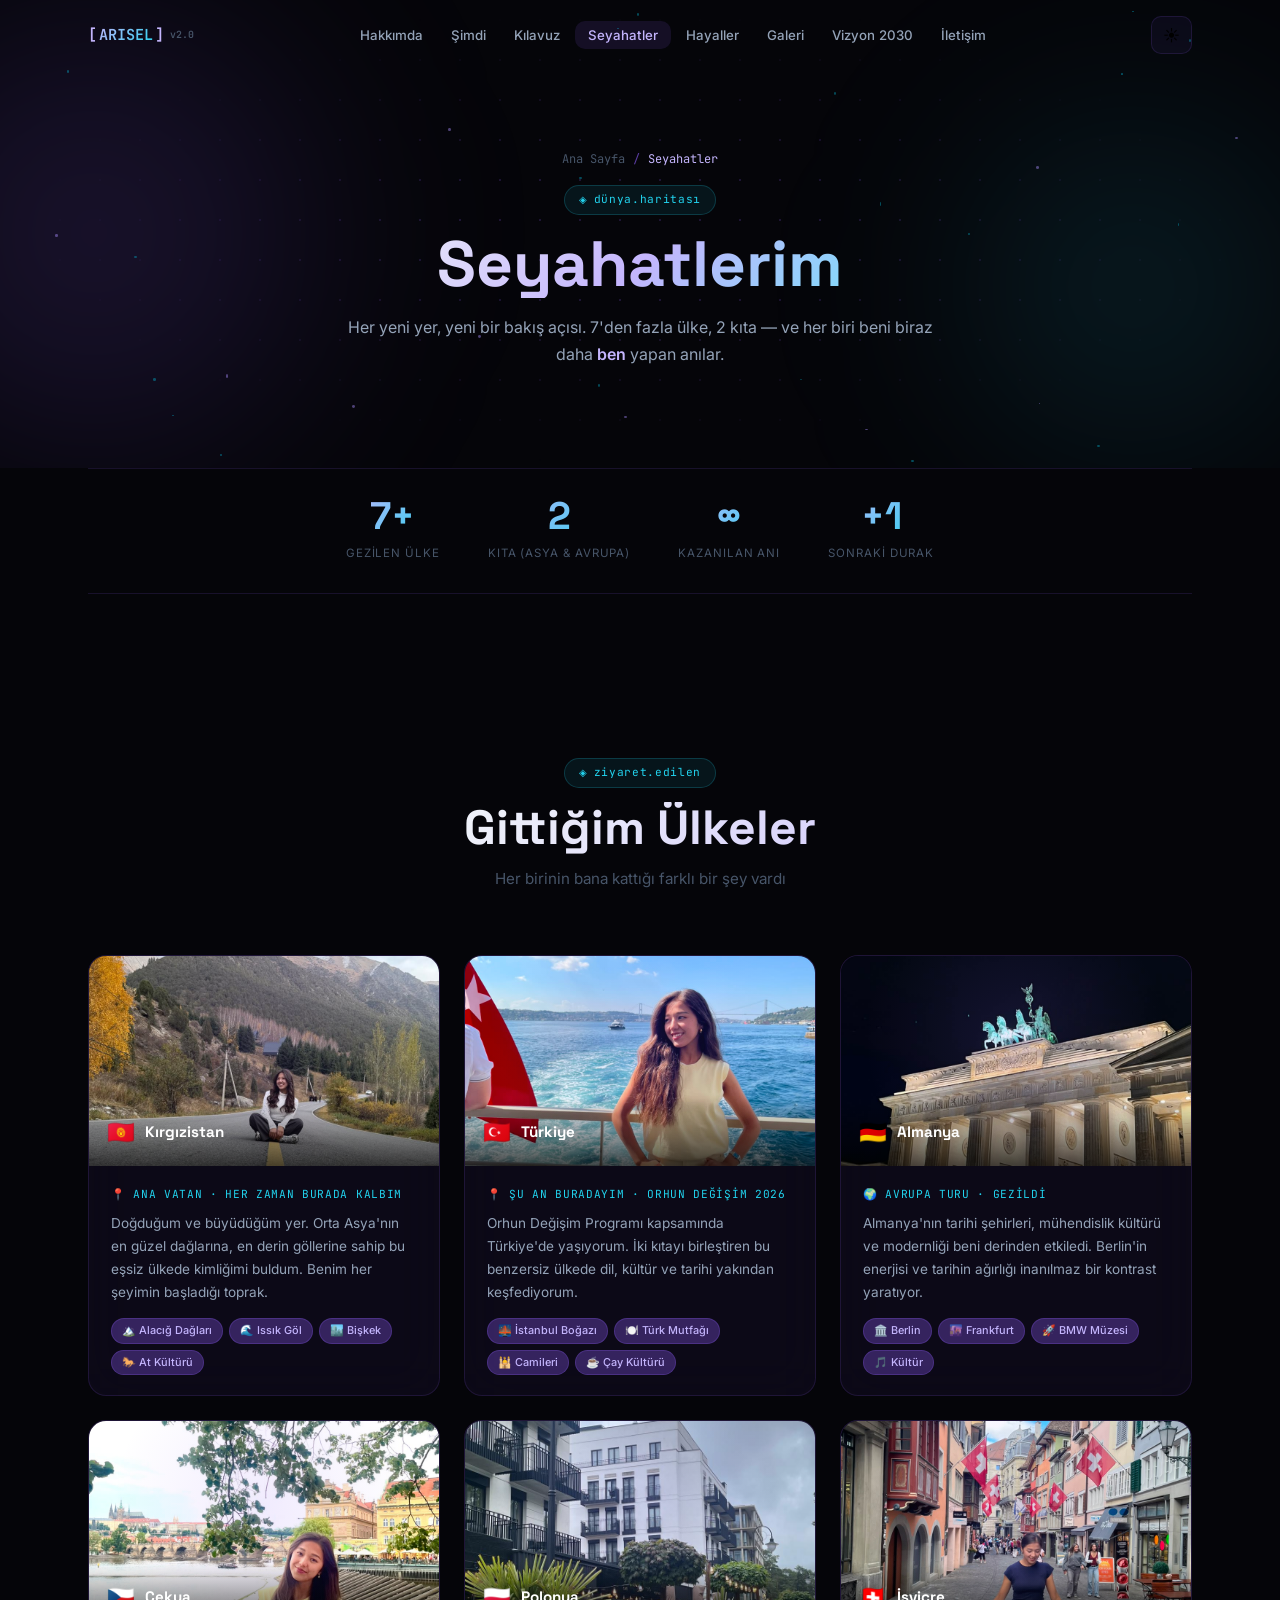
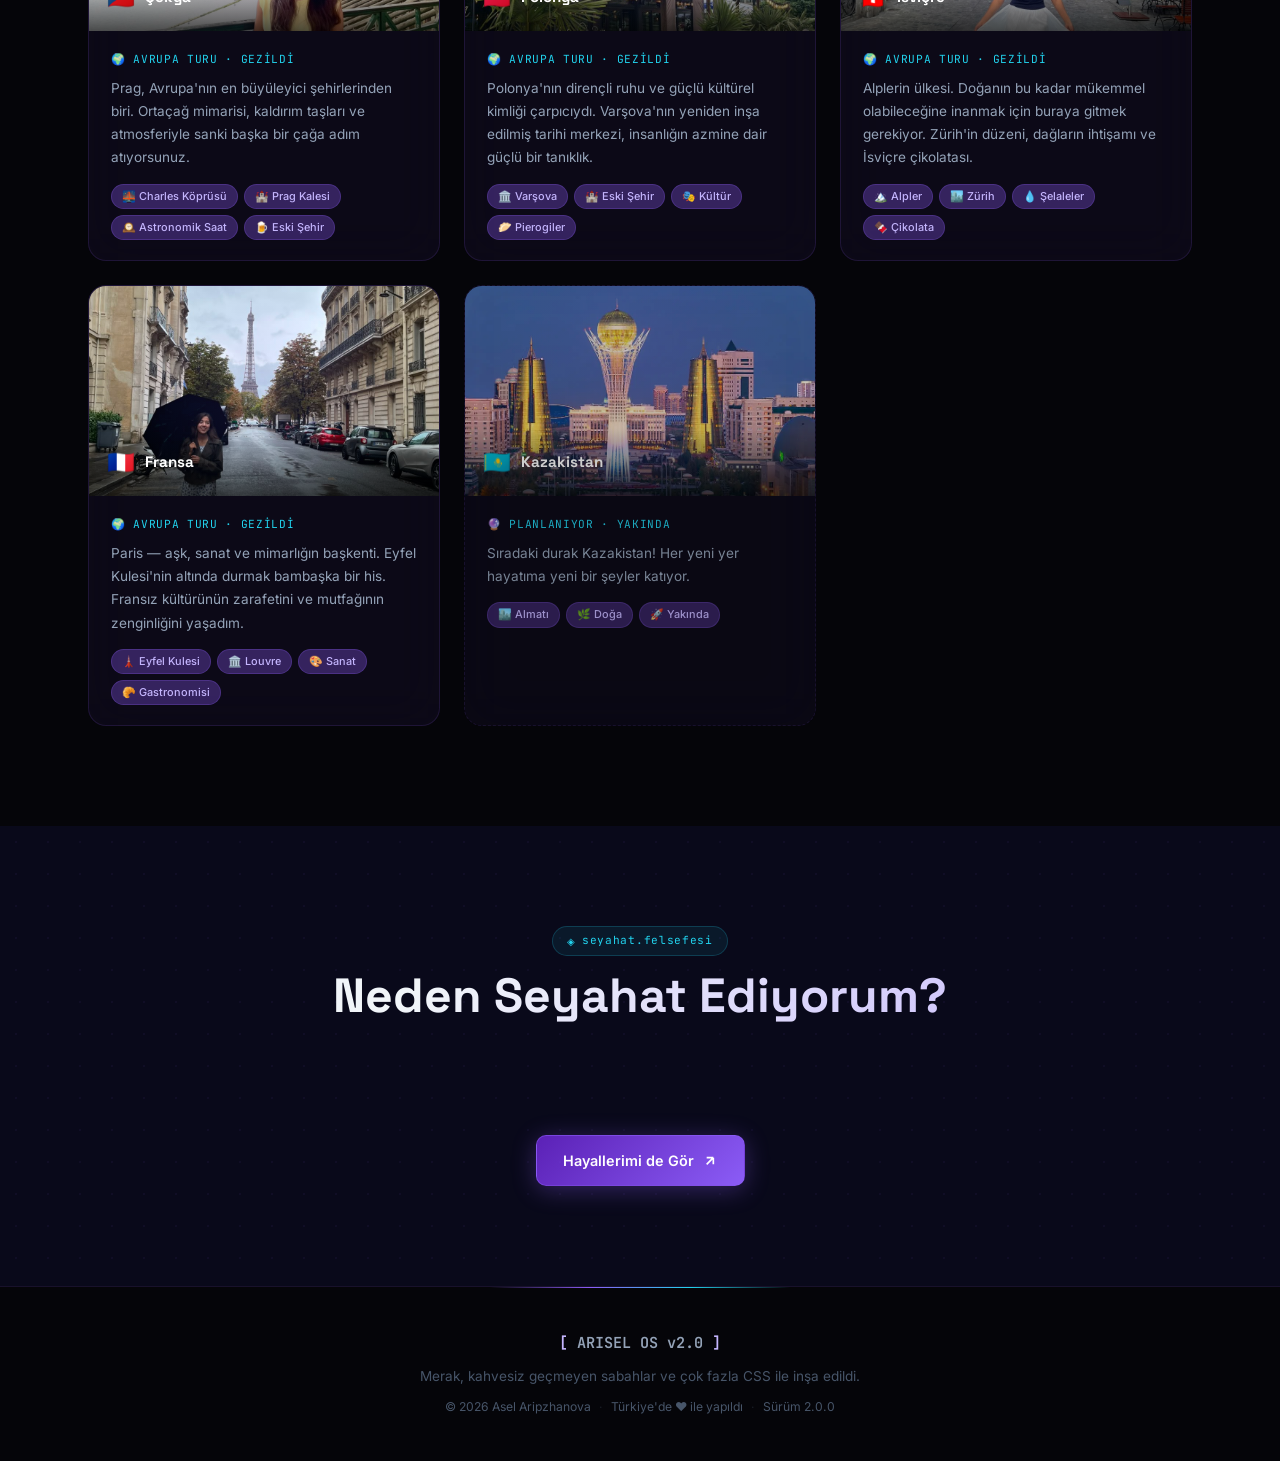
<file: travels.html>
<!DOCTYPE html>
<html lang="tr" data-theme="dark">
<head>
    <meta charset="UTF-8">
    <meta name="viewport" content="width=device-width, initial-scale=1.0">
    <title>Seyahatlerim · ARISEL OS v2.0</title>
    <link rel="preconnect" href="https://fonts.googleapis.com">
    <link rel="preconnect" href="https://fonts.gstatic.com" crossorigin>
    <link href="https://fonts.googleapis.com/css2?family=Inter:wght@300;400;500;600;700;800&family=Space+Grotesk:wght@400;500;600;700;800&family=JetBrains+Mono:wght@400;500;600&display=swap" rel="stylesheet">
    <link rel="stylesheet" href="style.css">
</head>
<body>

    <!-- ══ NAVİGASYON ══ -->
    <nav class="navbar" id="navbar">
        <div class="nav-container">
            <a href="index.html" class="nav-logo">
                <span class="logo-bracket">[</span>
                <span class="logo-text">ARISEL</span>
                <span class="logo-bracket">]</span>
                <span class="logo-version">v2.0</span>
            </a>
            <ul class="nav-links" id="navLinks">
                <li><a href="index.html#about">Hakkımda</a></li>
                <li><a href="index.html#now">Şimdi</a></li>
                <li><a href="index.html#manual">Kılavuz</a></li>
                <li><a href="travels.html">Seyahatler</a></li>
                <li><a href="dreams.html">Hayaller</a></li>
                <li><a href="gallery.html">Galeri</a></li>
                <li><a href="vision2030.html">Vizyon 2030</a></li>
                <li><a href="index.html#contact">İletişim</a></li>
            </ul>
            <div class="nav-controls">
                <button class="theme-toggle" id="themeToggle" aria-label="Karanlık/aydınlık modu değiştir">
                    <span class="theme-icon">☀️</span>
                </button>
                <button class="hamburger" id="hamburger" aria-label="Menüyü aç/kapat">
                    <span></span><span></span><span></span>
                </button>
            </div>
        </div>
    </nav>

    <!-- ══ SAYFA HERO ══ -->
    <section class="page-hero">
        <div class="page-hero-bg">
            <div class="grid-overlay"></div>
            <div class="orb orb-1"></div>
            <div class="orb orb-2"></div>
            <div class="particles" id="particles"></div>
        </div>
        <div class="page-hero-content">
            <div class="breadcrumb">
                <a href="index.html">Ana Sayfa</a>
                <span class="bc-sep">/</span>
                <span class="bc-cur">Seyahatler</span>
            </div>
            <span class="page-hero-tag">dünya.haritası</span>
            <h1 class="page-hero-title">Seyahatlerim</h1>
            <p class="page-hero-subtitle">
                Her yeni yer, yeni bir bakış açısı. 7'den fazla ülke, 2 kıta —
                ve her biri beni biraz daha <span class="highlight">ben</span> yapan anılar.
            </p>
        </div>
    </section>

    <!-- ══ HIZLI İSTATİSTİKLER ══ -->
    <div class="container">
        <div class="quick-stats reveal">
            <div class="quick-stat">
                <span class="qs-number">7+</span>
                <span class="qs-label">Gezilen Ülke</span>
            </div>
            <div class="quick-stat">
                <span class="qs-number">2</span>
                <span class="qs-label">Kıta (Asya &amp; Avrupa)</span>
            </div>
            <div class="quick-stat">
                <span class="qs-number">∞</span>
                <span class="qs-label">Kazanılan Anı</span>
            </div>
            <div class="quick-stat">
                <span class="qs-number">+1</span>
                <span class="qs-label">Sonraki Durak</span>
            </div>
        </div>
    </div>

    <!-- ══ GİTTİĞİM ÜLKELER ══ -->
    <section class="section">
        <div class="container">
            <div class="section-header">
                <span class="section-tag">ziyaret.edilen</span>
                <h2 class="section-title">Gittiğim Ülkeler</h2>
                <p class="section-subtitle">Her birinin bana kattığı farklı bir şey vardı</p>
            </div>
            <div class="visits-grid">

                <!-- Kırgızistan -->
                <div class="visit-card glass-card reveal">
                    <div class="visit-visual" style="background-image:url('imgs/kirgizistan.jpeg');background-size:cover;background-position:center;">
                        <div class="visit-overlay">
                            <span class="visit-flag">🇰🇬</span>
                            <span class="visit-country-label">Kırgızistan</span>
                        </div>
                    </div>
                    <div class="visit-body">
                        <span class="visit-year">📍 ANA VATAN · HER ZAMAN BURADA KALBIM</span>
                        <p class="visit-desc">Doğduğum ve büyüdüğüm yer. Orta Asya'nın en güzel dağlarına, en derin göllerine sahip bu eşsiz ülkede kimliğimi buldum. Benim her şeyimin başladığı toprak.</p>
                        <div class="visit-highlights">
                            <span class="visit-hl">🏔️ Alacığ Dağları</span>
                            <span class="visit-hl">🌊 Issık Göl</span>
                            <span class="visit-hl">🏙️ Bişkek</span>
                            <span class="visit-hl">🐎 At Kültürü</span>
                        </div>
                    </div>
                </div>

                <!-- Türkiye -->
                <div class="visit-card glass-card reveal">
                    <div class="visit-visual" style="background-image:url('imgs/turkiye.jpeg');background-size:cover;background-position:center;">
                        <div class="visit-overlay">
                            <span class="visit-flag">🇹🇷</span>
                            <span class="visit-country-label">Türkiye</span>
                        </div>
                    </div>
                    <div class="visit-body">
                        <span class="visit-year">📍 ŞU AN BURADAYIM · ORHUN DEĞİŞİM 2026</span>
                        <p class="visit-desc">Orhun Değişim Programı kapsamında Türkiye'de yaşıyorum. İki kıtayı birleştiren bu benzersiz ülkede dil, kültür ve tarihi yakından keşfediyorum.</p>
                        <div class="visit-highlights">
                            <span class="visit-hl">🌉 İstanbul Boğazı</span>
                            <span class="visit-hl">🍽️ Türk Mutfağı</span>
                            <span class="visit-hl">🕌 Camileri</span>
                            <span class="visit-hl">☕ Çay Kültürü</span>
                        </div>
                    </div>
                </div>

                <!-- Almanya -->
                <div class="visit-card glass-card reveal">
                    <div class="visit-visual" style="background-image:url('imgs/germany.jpeg');background-size:cover;background-position:center;">
                        <div class="visit-overlay">
                            <span class="visit-flag">🇩🇪</span>
                            <span class="visit-country-label">Almanya</span>
                        </div>
                    </div>
                    <div class="visit-body">
                        <span class="visit-year">🌍 AVRUPA TURU · GEZİLDİ</span>
                        <p class="visit-desc">Almanya'nın tarihi şehirleri, mühendislik kültürü ve modernliği beni derinden etkiledi. Berlin'in enerjisi ve tarihin ağırlığı inanılmaz bir kontrast yaratıyor.</p>
                        <div class="visit-highlights">
                            <span class="visit-hl">🏛️ Berlin</span>
                            <span class="visit-hl">🌆 Frankfurt</span>
                            <span class="visit-hl">🚀 BMW Müzesi</span>
                            <span class="visit-hl">🎵 Kültür</span>
                        </div>
                    </div>
                </div>

                <!-- Çekya -->
                <div class="visit-card glass-card reveal">
                    <div class="visit-visual" style="background-image:url('imgs/chehia.jpeg');background-size:cover;background-position:center;">
                        <div class="visit-overlay">
                            <span class="visit-flag">🇨🇿</span>
                            <span class="visit-country-label">Çekya</span>
                        </div>
                    </div>
                    <div class="visit-body">
                        <span class="visit-year">🌍 AVRUPA TURU · GEZİLDİ</span>
                        <p class="visit-desc">Prag, Avrupa'nın en büyüleyici şehirlerinden biri. Ortaçağ mimarisi, kaldırım taşları ve atmosferiyle sanki başka bir çağa adım atıyorsunuz.</p>
                        <div class="visit-highlights">
                            <span class="visit-hl">🌉 Charles Köprüsü</span>
                            <span class="visit-hl">🏰 Prag Kalesi</span>
                            <span class="visit-hl">🕰️ Astronomik Saat</span>
                            <span class="visit-hl">🍺 Eski Şehir</span>
                        </div>
                    </div>
                </div>

                <!-- Polonya -->
                <div class="visit-card glass-card reveal">
                    <div class="visit-visual" style="background-image:url('imgs/poland.jpeg');background-size:cover;background-position:center;">
                        <div class="visit-overlay">
                            <span class="visit-flag">🇵🇱</span>
                            <span class="visit-country-label">Polonya</span>
                        </div>
                    </div>
                    <div class="visit-body">
                        <span class="visit-year">🌍 AVRUPA TURU · GEZİLDİ</span>
                        <p class="visit-desc">Polonya'nın dirençli ruhu ve güçlü kültürel kimliği çarpıcıydı. Varşova'nın yeniden inşa edilmiş tarihi merkezi, insanlığın azmine dair güçlü bir tanıklık.</p>
                        <div class="visit-highlights">
                            <span class="visit-hl">🏛️ Varşova</span>
                            <span class="visit-hl">🏰 Eski Şehir</span>
                            <span class="visit-hl">🎭 Kültür</span>
                            <span class="visit-hl">🥟 Pierogiler</span>
                        </div>
                    </div>
                </div>

                <!-- İsviçre -->
                <div class="visit-card glass-card reveal">
                    <div class="visit-visual" style="background-image:url('imgs/izvicreReisen.jpeg');background-size:cover;background-position:center;">
                        <div class="visit-overlay">
                            <span class="visit-flag">🇨🇭</span>
                            <span class="visit-country-label">İsviçre</span>
                        </div>
                    </div>
                    <div class="visit-body">
                        <span class="visit-year">🌍 AVRUPA TURU · GEZİLDİ</span>
                        <p class="visit-desc">Alplerin ülkesi. Doğanın bu kadar mükemmel olabileceğine inanmak için buraya gitmek gerekiyor. Zürih'in düzeni, dağların ihtişamı ve İsviçre çikolatası.</p>
                        <div class="visit-highlights">
                            <span class="visit-hl">🏔️ Alpler</span>
                            <span class="visit-hl">🏙️ Zürih</span>
                            <span class="visit-hl">💧 Şelaleler</span>
                            <span class="visit-hl">🍫 Çikolata</span>
                        </div>
                    </div>
                </div>

                <!-- Fransa -->
                <div class="visit-card glass-card reveal">
                    <div class="visit-visual" style="background-image:url('imgs/paris.jpeg');background-size:cover;background-position:center;">
                        <div class="visit-overlay">
                            <span class="visit-flag">🇫🇷</span>
                            <span class="visit-country-label">Fransa</span>
                        </div>
                    </div>
                    <div class="visit-body">
                        <span class="visit-year">🌍 AVRUPA TURU · GEZİLDİ</span>
                        <p class="visit-desc">Paris — aşk, sanat ve mimarlığın başkenti. Eyfel Kulesi'nin altında durmak bambaşka bir his. Fransız kültürünün zarafetini ve mutfağının zenginliğini yaşadım.</p>
                        <div class="visit-highlights">
                            <span class="visit-hl">🗼 Eyfel Kulesi</span>
                            <span class="visit-hl">🏛️ Louvre</span>
                            <span class="visit-hl">🎨 Sanat</span>
                            <span class="visit-hl">🥐 Gastronomisi</span>
                        </div>
                    </div>
                </div>

                <!-- Sonraki Durak -->
                <div class="visit-card glass-card reveal" style="border-style:dashed; opacity:0.8;">
                    <div class="visit-visual" style="background-image:url('imgs/kazakistan.webp');background-size:cover;background-position:center;">
                        <div class="visit-overlay">
                            <span class="visit-flag">🇰🇿</span>
                            <span class="visit-country-label">Kazakistan</span>
                        </div>
                    </div>
                    <div class="visit-body">
                        <span class="visit-year">🔮 PLANLANIYOR · YAKINDA</span>
                        <p class="visit-desc">Sıradaki durak Kazakistan! Her yeni yer hayatıma yeni bir şeyler katıyor.</p>
                        <div class="visit-highlights">
                            <span class="visit-hl">🏙️ Almatı</span>
                            <span class="visit-hl">🌿 Doğa</span>
                            <span class="visit-hl">🚀 Yakında</span>
                        </div>
                    </div>
                </div>

            </div>
        </div>
    </section>

    <!-- ══ SEYAHAT FELSEFESİ ══ -->
    <section class="section section-alt">
        <div class="container">
            <div class="section-header">
                <span class="section-tag">seyahat.felsefesi</span>
                <h2 class="section-title">Neden Seyahat Ediyorum?</h2>
            </div>
            <div class="now-bento" style="grid-template-columns:1fr 1fr 1fr; max-width:960px; margin:0 auto;">
                <div class="now-card glass-card reveal">
                    <span class="now-icon">🌍</span>
                    <h3>Yeni Perspektifler</h3>
                    <ul class="now-list">
                        <li>Farklı kültürleri anlamak</li>
                        <li>Önyargıları kırmak</li>
                        <li>Dünyayı farklı gözlerle görmek</li>
                        <li>Kendi köküme daha iyi bakmak</li>
                    </ul>
                </div>
                <div class="now-card glass-card reveal">
                    <span class="now-icon">🤝</span>
                    <h3>Bağlantılar</h3>
                    <ul class="now-list">
                        <li>Dünya genelinde arkadaşlar</li>
                        <li>Farklı dillerde iletişim</li>
                        <li>Uluslararası ağ kurmak</li>
                        <li>İnsan ortak noktaları bulmak</li>
                    </ul>
                </div>
                <div class="now-card glass-card reveal">
                    <span class="now-icon">📚</span>
                    <h3>Öğrenme</h3>
                    <ul class="now-list">
                        <li>Dil pratiği yapmak</li>
                        <li>Tarihi yerinde görmek</li>
                        <li>Yeni beceriler edinmek</li>
                        <li>Kitaplarda olmayan bilgi</li>
                    </ul>
                </div>
            </div>
            <div style="text-align:center; margin-top:48px;">
                <a href="dreams.html" class="btn btn-primary">
                    Hayallerimi de Gör
                    <svg width="16" height="16" viewBox="0 0 24 24" fill="none" stroke="currentColor" stroke-width="2.5"><path d="M7 17L17 7M17 7H7M17 7V17"/></svg>
                </a>
            </div>
        </div>
    </section>

    <!-- ══ FOOTER ══ -->
    <footer class="footer">
        <div class="container">
            <div class="footer-inner">
                <div class="footer-brand">
                    <span class="logo-bracket">[</span>
                    <span>ARISEL OS v2.0</span>
                    <span class="logo-bracket">]</span>
                </div>
                <p class="footer-tagline">Merak, kahvesiz geçmeyen sabahlar ve çok fazla CSS ile inşa edildi.</p>
                <div class="footer-meta">
                    <span>© 2026 Asel Aripzhanova</span>
                    <span class="sep">·</span>
                    <span>Türkiye'de ❤️ ile yapıldı</span>
                    <span class="sep">·</span>
                    <span>Sürüm 2.0.0</span>
                </div>
            </div>
        </div>
    </footer>

    <script src="script.js"></script>
</body>
</html>
</file>
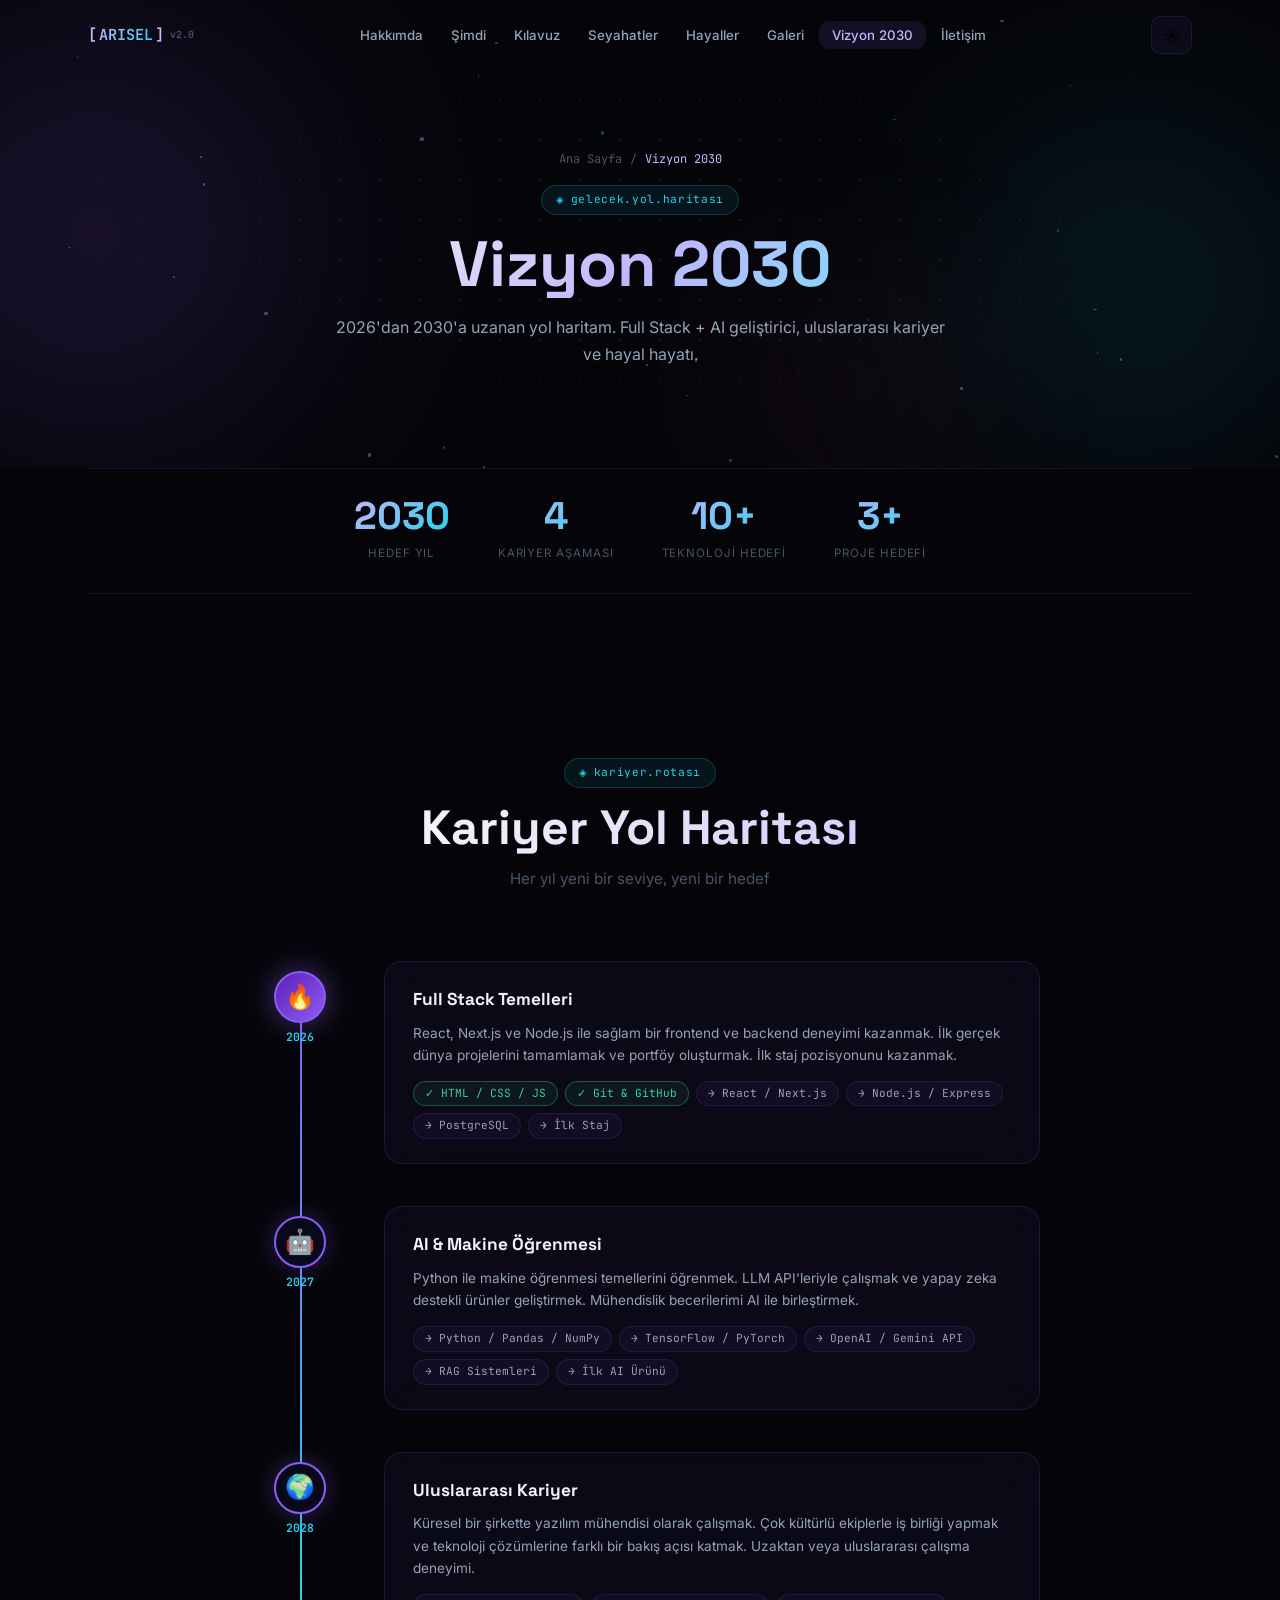
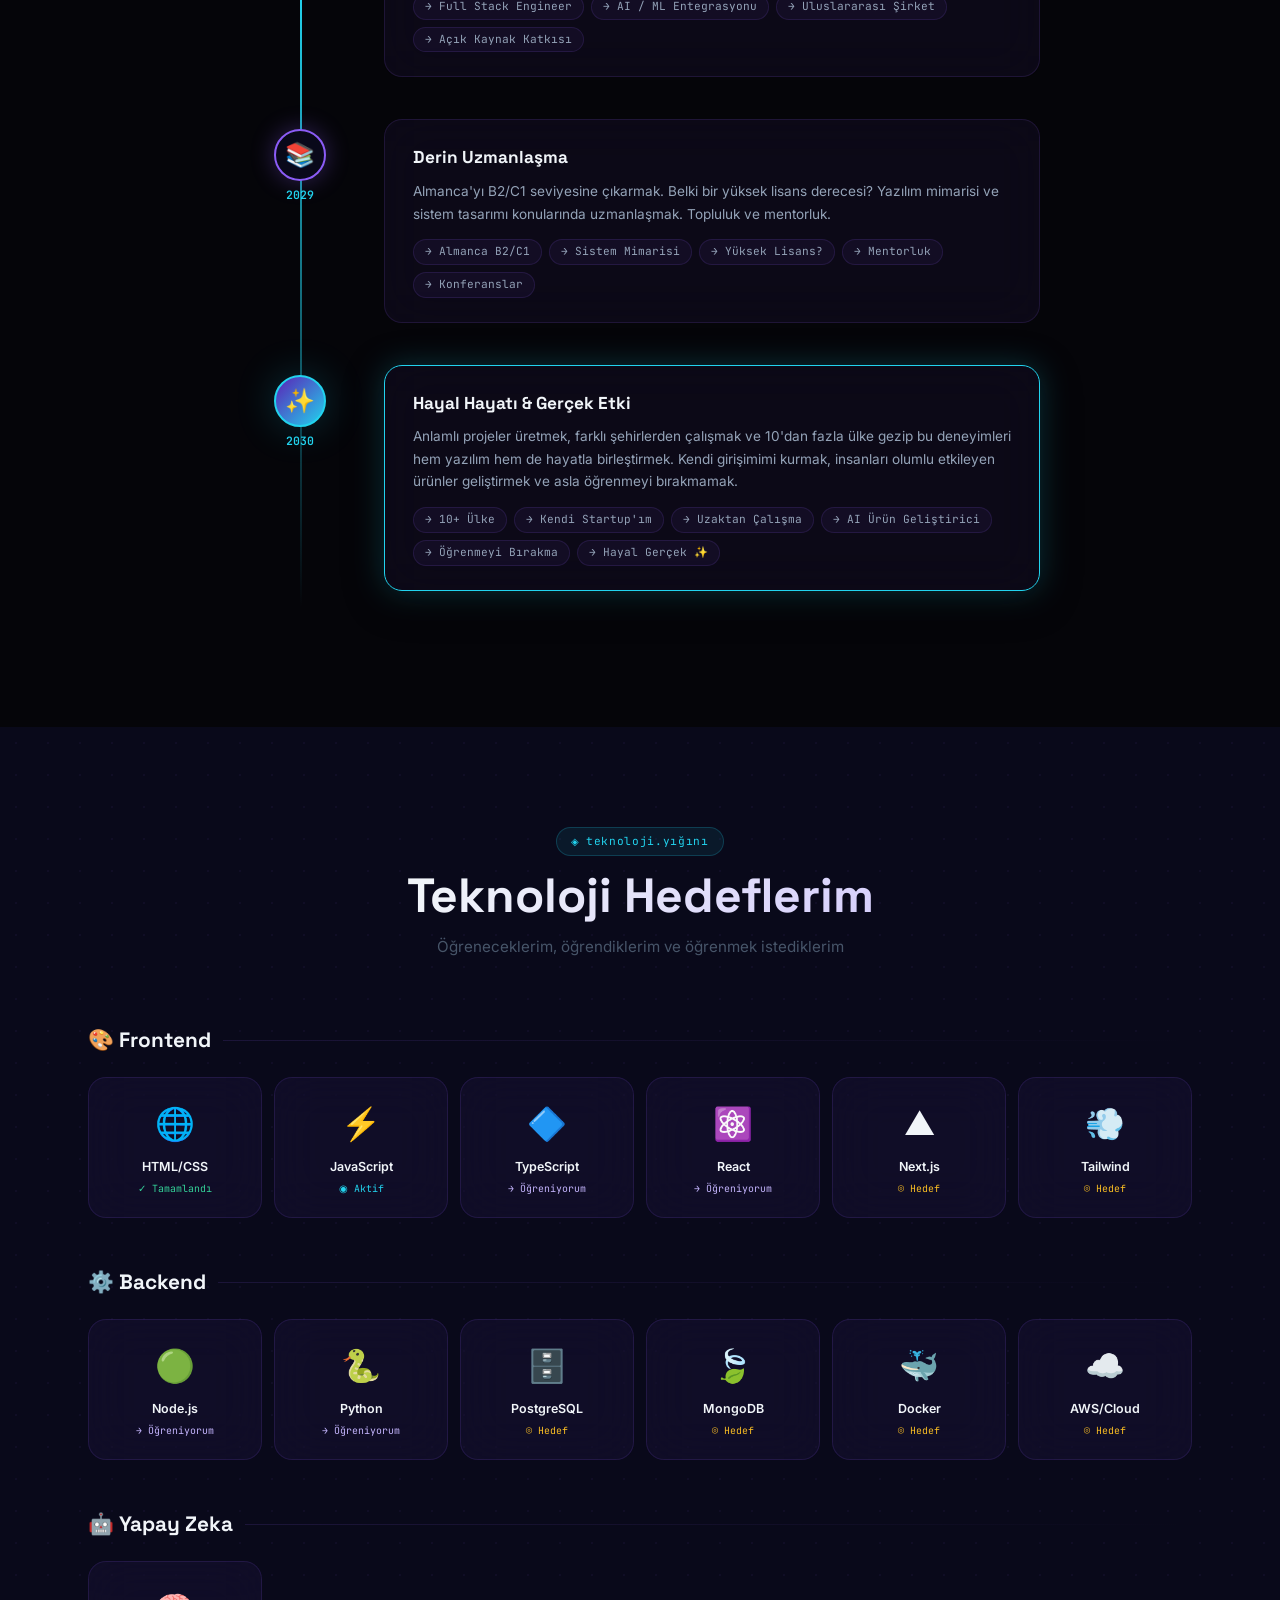
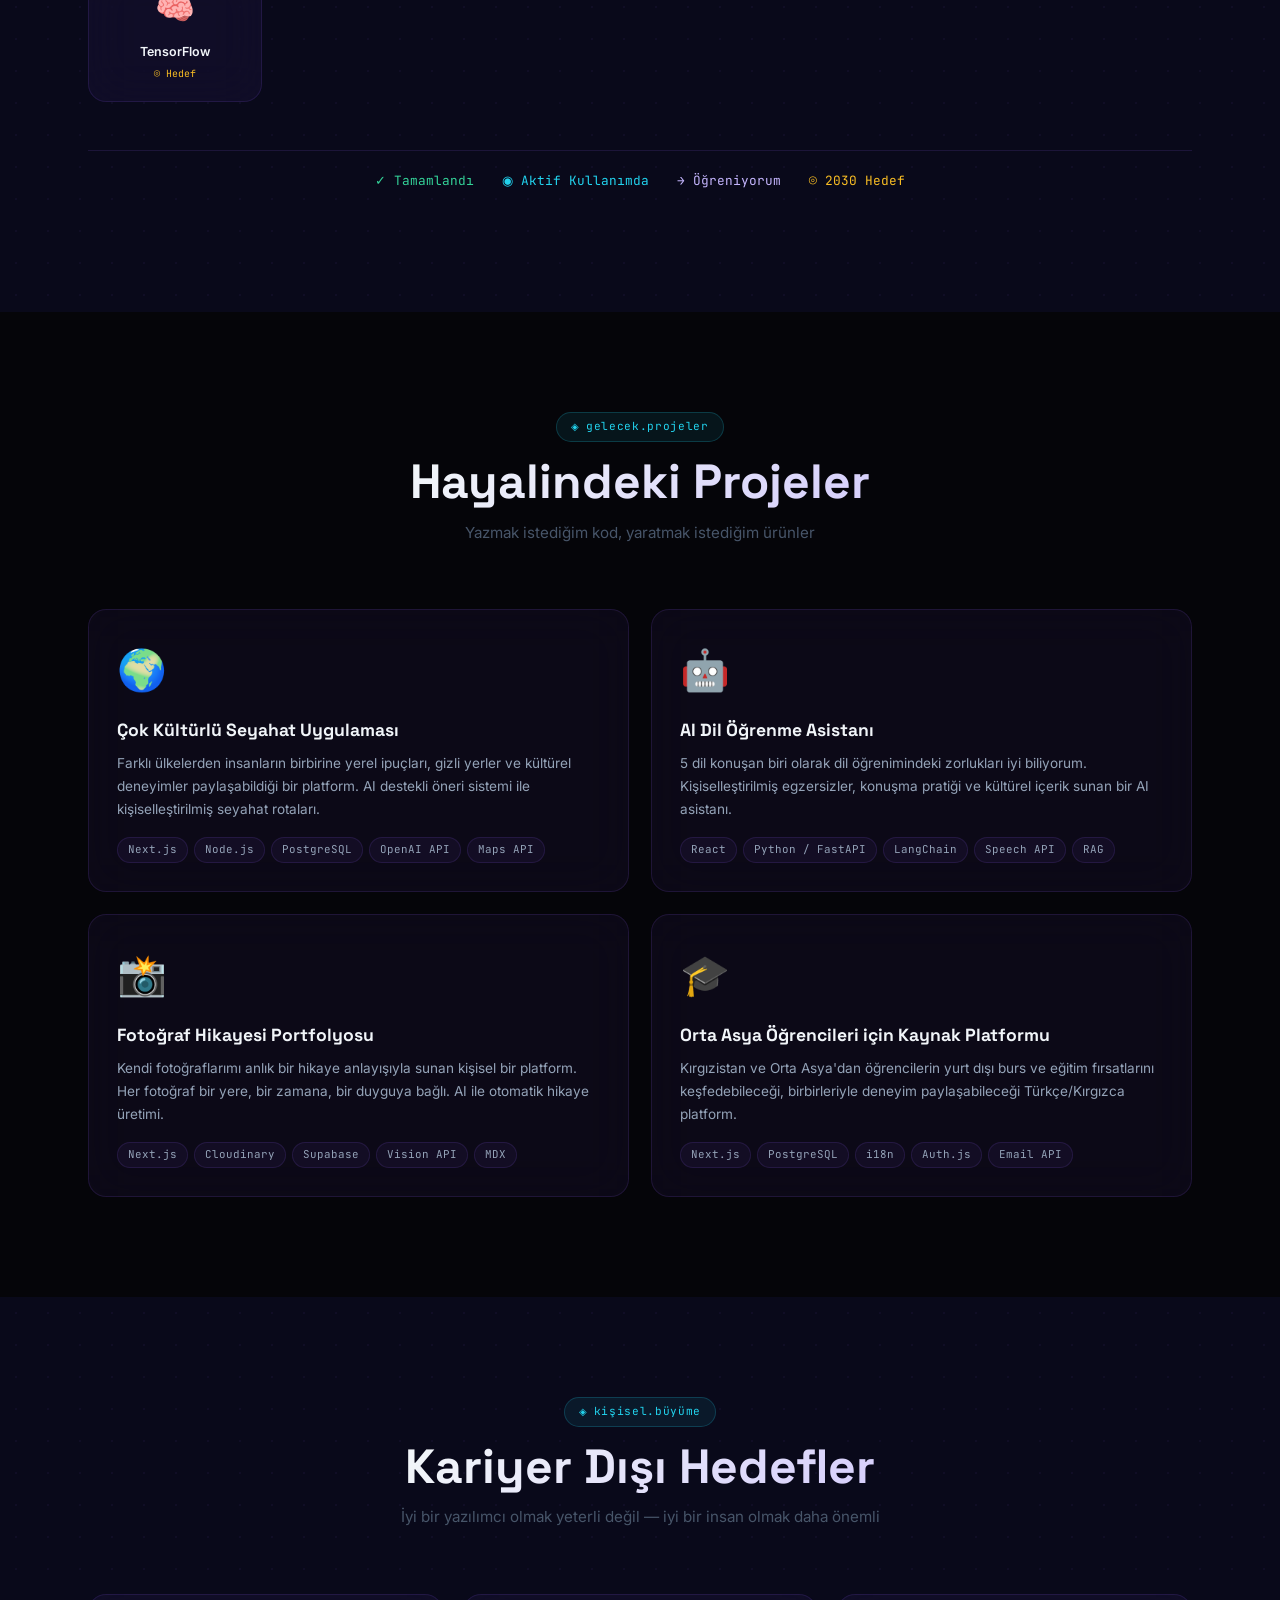
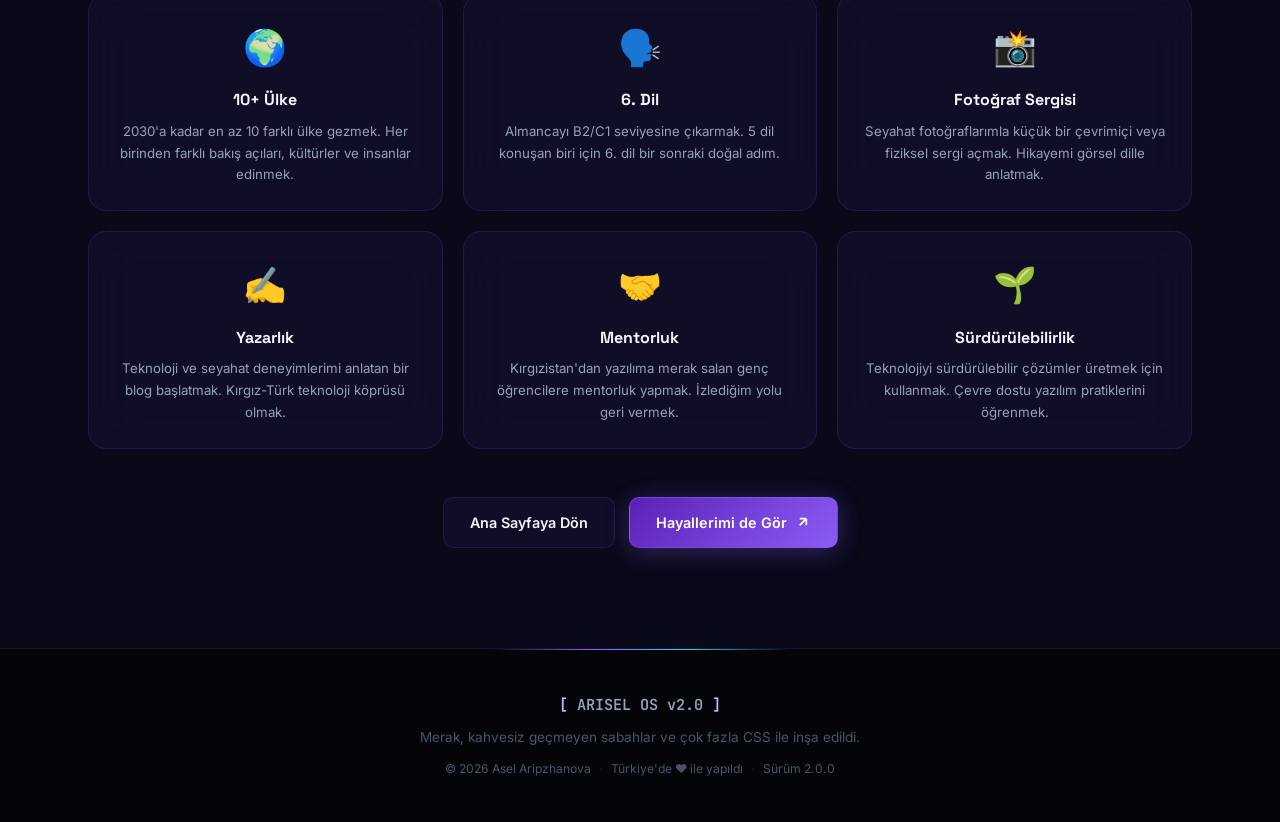
<file: vision2030.html>
<!DOCTYPE html>
<html lang="tr" data-theme="dark">
<head>
    <meta charset="UTF-8">
    <meta name="viewport" content="width=device-width, initial-scale=1.0">
    <title>Vizyon 2030 · ARISEL OS v2.0</title>
    <link rel="preconnect" href="https://fonts.googleapis.com">
    <link rel="preconnect" href="https://fonts.gstatic.com" crossorigin>
    <link href="https://fonts.googleapis.com/css2?family=Inter:wght@300;400;500;600;700;800&family=Space+Grotesk:wght@400;500;600;700;800&family=JetBrains+Mono:wght@400;500;600&display=swap" rel="stylesheet">
    <link rel="stylesheet" href="style.css">
</head>
<body>

    <!-- ══ NAVİGASYON ══ -->
    <nav class="navbar" id="navbar">
        <div class="nav-container">
            <a href="index.html" class="nav-logo">
                <span class="logo-bracket">[</span>
                <span class="logo-text">ARISEL</span>
                <span class="logo-bracket">]</span>
                <span class="logo-version">v2.0</span>
            </a>
            <ul class="nav-links" id="navLinks">
                <li><a href="index.html#about">Hakkımda</a></li>
                <li><a href="index.html#now">Şimdi</a></li>
                <li><a href="index.html#manual">Kılavuz</a></li>
                <li><a href="travels.html">Seyahatler</a></li>
                <li><a href="dreams.html">Hayaller</a></li>
                <li><a href="gallery.html">Galeri</a></li>
                <li><a href="vision2030.html">Vizyon 2030</a></li>
                <li><a href="index.html#contact">İletişim</a></li>
            </ul>
            <div class="nav-controls">
                <button class="theme-toggle" id="themeToggle" aria-label="Karanlık/aydınlık modu değiştir">
                    <span class="theme-icon">☀️</span>
                </button>
                <button class="hamburger" id="hamburger" aria-label="Menüyü aç/kapat">
                    <span></span><span></span><span></span>
                </button>
            </div>
        </div>
    </nav>

    <!-- ══ SAYFA HERO ══ -->
    <section class="page-hero">
        <div class="page-hero-bg">
            <div class="grid-overlay"></div>
            <div class="orb orb-1"></div>
            <div class="orb orb-2"></div>
            <div class="orb orb-3"></div>
            <div class="particles" id="particles"></div>
        </div>
        <div class="page-hero-content">
            <div class="breadcrumb">
                <a href="index.html">Ana Sayfa</a>
                <span class="bc-sep">/</span>
                <span class="bc-cur">Vizyon 2030</span>
            </div>
            <span class="page-hero-tag">gelecek.yol.haritası</span>
            <h1 class="page-hero-title">Vizyon 2030</h1>
            <p class="page-hero-subtitle">
                2026'dan 2030'a uzanan yol haritam. Full Stack + AI geliştirici,
                uluslararası kariyer ve hayal hayatı.
            </p>
        </div>
    </section>

    <!-- ══ HIZLI İSTATİSTİKLER ══ -->
    <div class="container">
        <div class="quick-stats reveal">
            <div class="quick-stat">
                <span class="qs-number">2030</span>
                <span class="qs-label">Hedef Yıl</span>
            </div>
            <div class="quick-stat">
                <span class="qs-number">4</span>
                <span class="qs-label">Kariyer Aşaması</span>
            </div>
            <div class="quick-stat">
                <span class="qs-number">10+</span>
                <span class="qs-label">Teknoloji Hedefi</span>
            </div>
            <div class="quick-stat">
                <span class="qs-number">3+</span>
                <span class="qs-label">Proje Hedefi</span>
            </div>
        </div>
    </div>

    <!-- ══ KARİYER YOL HARİTASI ══ -->
    <section class="section">
        <div class="container">
            <div class="section-header">
                <span class="section-tag">kariyer.rotası</span>
                <h2 class="section-title">Kariyer Yol Haritası</h2>
                <p class="section-subtitle">Her yıl yeni bir seviye, yeni bir hedef</p>
            </div>
            <div class="roadmap">
                <div class="roadmap-spine"></div>

                <!-- 2026 -->
                <div class="roadmap-item reveal">
                    <div class="roadmap-node-wrap">
                        <div class="roadmap-node" style="background:linear-gradient(135deg,#5b21b6,#8b5cf6);border-color:#8b5cf6;box-shadow:0 0 30px rgba(139,92,246,0.5);">
                            <span>🔥</span>
                        </div>
                        <span class="rn-year">2026</span>
                    </div>
                    <div class="roadmap-card glass-card">
                        <h3>Full Stack Temelleri</h3>
                        <p>React, Next.js ve Node.js ile sağlam bir frontend ve backend deneyimi kazanmak. İlk gerçek dünya projelerini tamamlamak ve portföy oluşturmak. İlk staj pozisyonunu kazanmak.</p>
                        <div class="roadmap-chips">
                            <span class="chip done">✓ HTML / CSS / JS</span>
                            <span class="chip done">✓ Git &amp; GitHub</span>
                            <span class="chip">→ React / Next.js</span>
                            <span class="chip">→ Node.js / Express</span>
                            <span class="chip">→ PostgreSQL</span>
                            <span class="chip">→ İlk Staj</span>
                        </div>
                    </div>
                </div>

                <!-- 2027 -->
                <div class="roadmap-item reveal">
                    <div class="roadmap-node-wrap">
                        <div class="roadmap-node">
                            <span>🤖</span>
                        </div>
                        <span class="rn-year">2027</span>
                    </div>
                    <div class="roadmap-card glass-card">
                        <h3>AI &amp; Makine Öğrenmesi</h3>
                        <p>Python ile makine öğrenmesi temellerini öğrenmek. LLM API'leriyle çalışmak ve yapay zeka destekli ürünler geliştirmek. Mühendislik becerilerimi AI ile birleştirmek.</p>
                        <div class="roadmap-chips">
                            <span class="chip">→ Python / Pandas / NumPy</span>
                            <span class="chip">→ TensorFlow / PyTorch</span>
                            <span class="chip">→ OpenAI / Gemini API</span>
                            <span class="chip">→ RAG Sistemleri</span>
                            <span class="chip">→ İlk AI Ürünü</span>
                        </div>
                    </div>
                </div>

                <!-- 2028 -->
                <div class="roadmap-item reveal">
                    <div class="roadmap-node-wrap">
                        <div class="roadmap-node">
                            <span>🌍</span>
                        </div>
                        <span class="rn-year">2028</span>
                    </div>
                    <div class="roadmap-card glass-card">
                        <h3>Uluslararası Kariyer</h3>
                        <p>Küresel bir şirkette yazılım mühendisi olarak çalışmak. Çok kültürlü ekiplerle iş birliği yapmak ve teknoloji çözümlerine farklı bir bakış açısı katmak. Uzaktan veya uluslararası çalışma deneyimi.</p>
                        <div class="roadmap-chips">
                            <span class="chip">→ Full Stack Engineer</span>
                            <span class="chip">→ AI / ML Entegrasyonu</span>
                            <span class="chip">→ Uluslararası Şirket</span>
                            <span class="chip">→ Açık Kaynak Katkısı</span>
                        </div>
                    </div>
                </div>

                <!-- 2029 -->
                <div class="roadmap-item reveal">
                    <div class="roadmap-node-wrap">
                        <div class="roadmap-node">
                            <span>📚</span>
                        </div>
                        <span class="rn-year">2029</span>
                    </div>
                    <div class="roadmap-card glass-card">
                        <h3>Derin Uzmanlaşma</h3>
                        <p>Almanca'yı B2/C1 seviyesine çıkarmak. Belki bir yüksek lisans derecesi? Yazılım mimarisi ve sistem tasarımı konularında uzmanlaşmak. Topluluk ve mentorluk.</p>
                        <div class="roadmap-chips">
                            <span class="chip">→ Almanca B2/C1</span>
                            <span class="chip">→ Sistem Mimarisi</span>
                            <span class="chip">→ Yüksek Lisans?</span>
                            <span class="chip">→ Mentorluk</span>
                            <span class="chip">→ Konferanslar</span>
                        </div>
                    </div>
                </div>

                <!-- 2030 -->
                <div class="roadmap-item reveal">
                    <div class="roadmap-node-wrap">
                        <div class="roadmap-node glow-node">
                            <span>✨</span>
                        </div>
                        <span class="rn-year">2030</span>
                    </div>
                    <div class="roadmap-card glass-card vision-final">
                        <h3>Hayal Hayatı &amp; Gerçek Etki</h3>
                        <p>Anlamlı projeler üretmek, farklı şehirlerden çalışmak ve 10'dan fazla ülke gezip bu deneyimleri hem yazılım hem de hayatla birleştirmek. Kendi girişimimi kurmak, insanları olumlu etkileyen ürünler geliştirmek ve asla öğrenmeyi bırakmamak.</p>
                        <div class="roadmap-chips">
                            <span class="chip">→ 10+ Ülke</span>
                            <span class="chip">→ Kendi Startup'ım</span>
                            <span class="chip">→ Uzaktan Çalışma</span>
                            <span class="chip">→ AI Ürün Geliştirici</span>
                            <span class="chip">→ Öğrenmeyi Bırakma</span>
                            <span class="chip">→ Hayal Gerçek ✨</span>
                        </div>
                    </div>
                </div>

            </div>
        </div>
    </section>

    <!-- ══ TEKNOLOJİ YIĞINI ══ -->
    <section class="section section-alt">
        <div class="container">
            <div class="section-header">
                <span class="section-tag">teknoloji.yığını</span>
                <h2 class="section-title">Teknoloji Hedeflerim</h2>
                <p class="section-subtitle">Öğreneceklerim, öğrendiklerim ve öğrenmek istediklerim</p>
            </div>

            <div class="stack-label">🎨 Frontend</div>
            <div class="tech-grid">
                <div class="tech-item glass-card reveal">
                    <span class="tech-em">🌐</span>
                    <div class="tech-name">HTML/CSS</div>
                    <div class="tech-st done">✓ Tamamlandı</div>
                </div>
                <div class="tech-item glass-card reveal">
                    <span class="tech-em">⚡</span>
                    <div class="tech-name">JavaScript</div>
                    <div class="tech-st active">◉ Aktif</div>
                </div>
                <div class="tech-item glass-card reveal">
                    <span class="tech-em">🔷</span>
                    <div class="tech-name">TypeScript</div>
                    <div class="tech-st learning">→ Öğreniyorum</div>
                </div>
                <div class="tech-item glass-card reveal">
                    <span class="tech-em">⚛️</span>
                    <div class="tech-name">React</div>
                    <div class="tech-st learning">→ Öğreniyorum</div>
                </div>
                <div class="tech-item glass-card reveal">
                    <span class="tech-em">▲</span>
                    <div class="tech-name">Next.js</div>
                    <div class="tech-st goal">◎ Hedef</div>
                </div>
                <div class="tech-item glass-card reveal">
                    <span class="tech-em">💨</span>
                    <div class="tech-name">Tailwind</div>
                    <div class="tech-st goal">◎ Hedef</div>
                </div>
            </div>

            <div class="stack-label">⚙️ Backend</div>
            <div class="tech-grid">
                <div class="tech-item glass-card reveal">
                    <span class="tech-em">🟢</span>
                    <div class="tech-name">Node.js</div>
                    <div class="tech-st learning">→ Öğreniyorum</div>
                </div>
                <div class="tech-item glass-card reveal">
                    <span class="tech-em">🐍</span>
                    <div class="tech-name">Python</div>
                    <div class="tech-st learning">→ Öğreniyorum</div>
                </div>
                <div class="tech-item glass-card reveal">
                    <span class="tech-em">🗄️</span>
                    <div class="tech-name">PostgreSQL</div>
                    <div class="tech-st goal">◎ Hedef</div>
                </div>
                <div class="tech-item glass-card reveal">
                    <span class="tech-em">🍃</span>
                    <div class="tech-name">MongoDB</div>
                    <div class="tech-st goal">◎ Hedef</div>
                </div>
                <div class="tech-item glass-card reveal">
                    <span class="tech-em">🐳</span>
                    <div class="tech-name">Docker</div>
                    <div class="tech-st goal">◎ Hedef</div>
                </div>
                <div class="tech-item glass-card reveal">
                    <span class="tech-em">☁️</span>
                    <div class="tech-name">AWS/Cloud</div>
                    <div class="tech-st goal">◎ Hedef</div>
                </div>
            </div>

            <div class="stack-label">🤖 Yapay Zeka</div>
            <div class="tech-grid">
                <div class="tech-item glass-card reveal">
                    <span class="tech-em">🧠</span>
                    <div class="tech-name">TensorFlow</div>
                    <div class="tech-st goal">◎ Hedef</div>
                </div>
                <div class="tech-item glass-card reveal">
                    <span class="tech-em">🔥</span>
                    <div class="tech-name">PyTorch</div>
                    <div class="tech-st goal">◎ Hedef</div>
                </div>
                <div class="tech-item glass-card reveal">
                    <span class="tech-em">🤖</span>
                    <div class="tech-name">OpenAI API</div>
                    <div class="tech-st goal">◎ Hedef</div>
                </div>
                <div class="tech-item glass-card reveal">
                    <span class="tech-em">🔗</span>
                    <div class="tech-name">LangChain</div>
                    <div class="tech-st goal">◎ Hedef</div>
                </div>
                <div class="tech-item glass-card reveal">
                    <span class="tech-em">📊</span>
                    <div class="tech-name">Data Science</div>
                    <div class="tech-st goal">◎ Hedef</div>
                </div>
                <div class="tech-item glass-card reveal">
                    <span class="tech-em">🌐</span>
                    <div class="tech-name">RAG / Agents</div>
                    <div class="tech-st goal">◎ Hedef</div>
                </div>
            </div>

            <!-- Teknoloji Durumu Açıklaması -->
            <div style="display:flex; justify-content:center; gap:28px; flex-wrap:wrap; margin-top:8px; padding:20px 0; border-top:1px solid var(--border);">
                <span style="display:flex; align-items:center; gap:8px; font-size:0.8rem; color:var(--txt2);">
                    <span style="color:var(--green); font-family:'JetBrains Mono',monospace;">✓ Tamamlandı</span>
                </span>
                <span style="display:flex; align-items:center; gap:8px; font-size:0.8rem; color:var(--txt2);">
                    <span style="color:var(--cyan); font-family:'JetBrains Mono',monospace;">◉ Aktif Kullanımda</span>
                </span>
                <span style="display:flex; align-items:center; gap:8px; font-size:0.8rem; color:var(--txt2);">
                    <span style="color:var(--violet-l); font-family:'JetBrains Mono',monospace;">→ Öğreniyorum</span>
                </span>
                <span style="display:flex; align-items:center; gap:8px; font-size:0.8rem; color:var(--txt2);">
                    <span style="color:var(--amber); font-family:'JetBrains Mono',monospace;">◎ 2030 Hedef</span>
                </span>
            </div>
        </div>
    </section>

    <!-- ══ GELECEK PROJELERİM ══ -->
    <section class="section">
        <div class="container">
            <div class="section-header">
                <span class="section-tag">gelecek.projeler</span>
                <h2 class="section-title">Hayalindeki Projeler</h2>
                <p class="section-subtitle">Yazmak istediğim kod, yaratmak istediğim ürünler</p>
            </div>
            <div class="project-vision-grid">

                <div class="pv-card glass-card reveal">
                    <span class="pv-icon">🌍</span>
                    <div class="pv-title">Çok Kültürlü Seyahat Uygulaması</div>
                    <p class="pv-desc">Farklı ülkelerden insanların birbirine yerel ipuçları, gizli yerler ve kültürel deneyimler paylaşabildiği bir platform. AI destekli öneri sistemi ile kişiselleştirilmiş seyahat rotaları.</p>
                    <div class="pv-stack">
                        <span class="pv-tech">Next.js</span>
                        <span class="pv-tech">Node.js</span>
                        <span class="pv-tech">PostgreSQL</span>
                        <span class="pv-tech">OpenAI API</span>
                        <span class="pv-tech">Maps API</span>
                    </div>
                </div>

                <div class="pv-card glass-card reveal">
                    <span class="pv-icon">🤖</span>
                    <div class="pv-title">AI Dil Öğrenme Asistanı</div>
                    <p class="pv-desc">5 dil konuşan biri olarak dil öğrenimindeki zorlukları iyi biliyorum. Kişiselleştirilmiş egzersizler, konuşma pratiği ve kültürel içerik sunan bir AI asistanı.</p>
                    <div class="pv-stack">
                        <span class="pv-tech">React</span>
                        <span class="pv-tech">Python / FastAPI</span>
                        <span class="pv-tech">LangChain</span>
                        <span class="pv-tech">Speech API</span>
                        <span class="pv-tech">RAG</span>
                    </div>
                </div>

                <div class="pv-card glass-card reveal">
                    <span class="pv-icon">📸</span>
                    <div class="pv-title">Fotoğraf Hikayesi Portfolyosu</div>
                    <p class="pv-desc">Kendi fotoğraflarımı anlık bir hikaye anlayışıyla sunan kişisel bir platform. Her fotoğraf bir yere, bir zamana, bir duyguya bağlı. AI ile otomatik hikaye üretimi.</p>
                    <div class="pv-stack">
                        <span class="pv-tech">Next.js</span>
                        <span class="pv-tech">Cloudinary</span>
                        <span class="pv-tech">Supabase</span>
                        <span class="pv-tech">Vision API</span>
                        <span class="pv-tech">MDX</span>
                    </div>
                </div>

                <div class="pv-card glass-card reveal">
                    <span class="pv-icon">🎓</span>
                    <div class="pv-title">Orta Asya Öğrencileri için Kaynak Platformu</div>
                    <p class="pv-desc">Kırgızistan ve Orta Asya'dan öğrencilerin yurt dışı burs ve eğitim fırsatlarını keşfedebileceği, birbirleriyle deneyim paylaşabileceği Türkçe/Kırgızca platform.</p>
                    <div class="pv-stack">
                        <span class="pv-tech">Next.js</span>
                        <span class="pv-tech">PostgreSQL</span>
                        <span class="pv-tech">i18n</span>
                        <span class="pv-tech">Auth.js</span>
                        <span class="pv-tech">Email API</span>
                    </div>
                </div>

            </div>
        </div>
    </section>

    <!-- ══ KİŞİSEL BÜYÜME ══ -->
    <section class="section section-alt">
        <div class="container">
            <div class="section-header">
                <span class="section-tag">kişisel.büyüme</span>
                <h2 class="section-title">Kariyer Dışı Hedefler</h2>
                <p class="section-subtitle">İyi bir yazılımcı olmak yeterli değil — iyi bir insan olmak daha önemli</p>
            </div>
            <div class="growth-grid">

                <div class="growth-card glass-card reveal">
                    <span class="growth-em">🌍</span>
                    <div class="growth-title">10+ Ülke</div>
                    <p class="growth-text">2030'a kadar en az 10 farklı ülke gezmek. Her birinden farklı bakış açıları, kültürler ve insanlar edinmek.</p>
                </div>

                <div class="growth-card glass-card reveal">
                    <span class="growth-em">🗣️</span>
                    <div class="growth-title">6. Dil</div>
                    <p class="growth-text">Almancayı B2/C1 seviyesine çıkarmak. 5 dil konuşan biri için 6. dil bir sonraki doğal adım.</p>
                </div>

                <div class="growth-card glass-card reveal">
                    <span class="growth-em">📸</span>
                    <div class="growth-title">Fotoğraf Sergisi</div>
                    <p class="growth-text">Seyahat fotoğraflarımla küçük bir çevrimiçi veya fiziksel sergi açmak. Hikayemi görsel dille anlatmak.</p>
                </div>

                <div class="growth-card glass-card reveal">
                    <span class="growth-em">✍️</span>
                    <div class="growth-title">Yazarlık</div>
                    <p class="growth-text">Teknoloji ve seyahat deneyimlerimi anlatan bir blog başlatmak. Kırgız-Türk teknoloji köprüsü olmak.</p>
                </div>

                <div class="growth-card glass-card reveal">
                    <span class="growth-em">🤝</span>
                    <div class="growth-title">Mentorluk</div>
                    <p class="growth-text">Kırgızistan'dan yazılıma merak salan genç öğrencilere mentorluk yapmak. İzlediğim yolu geri vermek.</p>
                </div>

                <div class="growth-card glass-card reveal">
                    <span class="growth-em">🌱</span>
                    <div class="growth-title">Sürdürülebilirlik</div>
                    <p class="growth-text">Teknolojiyi sürdürülebilir çözümler üretmek için kullanmak. Çevre dostu yazılım pratiklerini öğrenmek.</p>
                </div>

            </div>

            <div style="text-align:center; margin-top:48px; display:flex; justify-content:center; gap:14px; flex-wrap:wrap;">
                <a href="index.html" class="btn btn-ghost">Ana Sayfaya Dön</a>
                <a href="dreams.html" class="btn btn-primary">
                    Hayallerimi de Gör
                    <svg width="16" height="16" viewBox="0 0 24 24" fill="none" stroke="currentColor" stroke-width="2.5"><path d="M7 17L17 7M17 7H7M17 7V17"/></svg>
                </a>
            </div>
        </div>
    </section>

    <!-- ══ FOOTER ══ -->
    <footer class="footer">
        <div class="container">
            <div class="footer-inner">
                <div class="footer-brand">
                    <span class="logo-bracket">[</span>
                    <span>ARISEL OS v2.0</span>
                    <span class="logo-bracket">]</span>
                </div>
                <p class="footer-tagline">Merak, kahvesiz geçmeyen sabahlar ve çok fazla CSS ile inşa edildi.</p>
                <div class="footer-meta">
                    <span>© 2026 Asel Aripzhanova</span>
                    <span class="sep">·</span>
                    <span>Türkiye'de ❤️ ile yapıldı</span>
                    <span class="sep">·</span>
                    <span>Sürüm 2.0.0</span>
                </div>
            </div>
        </div>
    </footer>

    <script src="script.js"></script>
</body>
</html>
</file>
<file: style.css>
/* ═══════════════════════════════════════════════════
   ARISEL OS v2.0 — Enhanced Futuristic Dashboard
   ═══════════════════════════════════════════════════ */

/* ── @property — animasyonlu gradient açısı ── */
@property --angle {
    syntax: '<angle>';
    initial-value: 0deg;
    inherits: false;
}

/* ════════════════════════════
   CSS DEĞİŞKENLERİ
════════════════════════════ */
:root {
    /* Arka plan katmanları */
    --bg:   #050509;
    --bg2:  #09091a;
    --bg3:  #0e0e24;
    --bg4:  #13132e;

    /* Yüzey & Sınır */
    --surface:   rgba(139,92,246,0.06);
    --surface-h: rgba(139,92,246,0.12);
    --border:    rgba(139,92,246,0.14);
    --border-h:  rgba(139,92,246,0.65);

    /* Ana renkler */
    --violet:   #8b5cf6;
    --violet-l: #c4b5fd;
    --violet-d: #5b21b6;
    --violet-g: rgba(139,92,246,0.32);

    --cyan:   #22d3ee;
    --cyan-l: #67e8f9;
    --cyan-g: rgba(34,211,238,0.22);

    --pink:   #f472b6;
    --pink-g: rgba(244,114,182,0.2);

    --amber:  #fbbf24;
    --green:  #34d399;

    /* Metin */
    --txt:  #f1f5f9;
    --txt2: #94a3b8;
    --txt3: #475569;

    /* Radius */
    --r:    18px;
    --r-sm: 10px;
    --r-lg: 26px;

    /* Navbar */
    --nav: 70px;

    /* Sidebar (devre dışı) */
    --sidebar-w: 0px;

    /* Geçişler */
    --ease: cubic-bezier(0.4,0,0.2,1);
    --t:    0.3s;
    --ts:   0.65s;

    /* Gölgeler */
    --shadow-v: 0 0 50px rgba(139,92,246,0.28);
    --shadow-c: 0 0 50px rgba(34,211,238,0.18);
    --shadow-card: 0 8px 40px rgba(0,0,0,0.45);
}

[data-theme="light"] {
    --bg:        #f3f3ff;
    --bg2:       #eaeafb;
    --bg3:       #e1e1f5;
    --bg4:       #d5d5ee;
    --surface:   rgba(139,92,246,0.07);
    --surface-h: rgba(139,92,246,0.13);
    --border:    rgba(139,92,246,0.16);
    --border-h:  rgba(139,92,246,0.55);
    --txt:       #1e1b4b;
    --txt2:      #4c4980;
    --txt3:      #8b88b0;
    --shadow-v:  0 0 30px rgba(139,92,246,0.18);
    --shadow-c:  0 0 30px rgba(34,211,238,0.12);
    --shadow-card: 0 4px 24px rgba(0,0,0,0.1);

    /* Açık modda okunabilirlik için renkler koyulaştırılıyor */
    --violet:   #6d28d9;
    --violet-l: #5b21b6;
    --violet-d: #4c1d95;
    --violet-g: rgba(109,40,217,0.12);
    --cyan:     #0e7490;
    --cyan-l:   #0c6880;
    --cyan-g:   rgba(14,116,144,0.12);
    --pink:     #be185d;
    --pink-g:   rgba(190,24,93,0.1);
    --amber:    #b45309;
    --green:    #047857;
}

/* ════════════════════════════
   RESET & TEMEL
════════════════════════════ */
*,*::before,*::after { margin:0; padding:0; box-sizing:border-box; }
html { scroll-behavior:smooth; font-size:16px; }
body {
    font-family:'Inter',-apple-system,BlinkMacSystemFont,sans-serif;
    background:var(--bg);
    color:var(--txt);
    line-height:1.6;
    overflow-x:hidden;
    transition:background var(--t) var(--ease), color var(--t) var(--ease);
}
a { text-decoration:none; }
ul { list-style:none; }
button { cursor:pointer; border:none; background:none; font-family:inherit; }
::selection { background:var(--violet-g); color:var(--txt); }
::-webkit-scrollbar { width:4px; }
::-webkit-scrollbar-track { background:var(--bg); }
::-webkit-scrollbar-thumb { background:linear-gradient(var(--violet),var(--cyan)); border-radius:2px; }

/* ════════════════════════════
   UTILITY
════════════════════════════ */
.container { max-width:1160px; margin:0 auto; padding:0 28px; }

/* Glassmorphism kart */
.glass-card {
    background:var(--surface);
    backdrop-filter:blur(24px);
    -webkit-backdrop-filter:blur(24px);
    border:1px solid var(--border);
    border-radius:var(--r);
    position:relative;
    transition:
        border-color var(--t) var(--ease),
        box-shadow   var(--t) var(--ease),
        transform    var(--t) var(--ease);
}
.glass-card:hover {
    border-color:var(--border-h);
    box-shadow:var(--shadow-v);
}

/* Gradient metin */
.highlight { color:var(--violet-l); font-weight:600; }
.grad-text {
    background:linear-gradient(135deg,var(--violet-l),var(--cyan-l));
    -webkit-background-clip:text; -webkit-text-fill-color:transparent;
    background-clip:text;
}

/* Kayan imleç */
.blink-cursor {
    display:inline-block;
    color:var(--cyan);
    animation:blink 1s step-end infinite;
    font-size:0.85em;
}
@keyframes blink { 0%,100%{opacity:1} 50%{opacity:0} }

/* ════════════════════════════
   NAVBAR
════════════════════════════ */
.navbar {
    position:fixed; top:0; left:0; right:0;
    height:var(--nav); z-index:1000;
    transition:all var(--t) var(--ease);
}
.navbar.scrolled {
    background:rgba(5,5,9,0.85);
    backdrop-filter:blur(28px); -webkit-backdrop-filter:blur(28px);
    border-bottom:1px solid var(--border);
    box-shadow:0 4px 40px rgba(0,0,0,0.4);
}
[data-theme="light"] .navbar.scrolled { background:rgba(243,243,255,0.88); }

.nav-container {
    max-width:1160px; margin:0 auto; padding:0 28px;
    height:100%; display:flex; align-items:center; justify-content:space-between; gap:20px;
}
.nav-logo {
    font-family:'JetBrains Mono',monospace; font-weight:600; font-size:0.95rem;
    display:flex; align-items:center; gap:2px; flex-shrink:0;
}
.logo-bracket { color:var(--violet-l); }
.logo-text {
    background:linear-gradient(135deg,var(--violet-l),var(--cyan));
    -webkit-background-clip:text; -webkit-text-fill-color:transparent; background-clip:text;
}
.logo-version { color:var(--txt3); font-size:0.62rem; margin-left:4px; }

.nav-links { display:flex; align-items:center; gap:2px; }
.nav-links a {
    color:var(--txt2); font-size:0.83rem; font-weight:500;
    padding:6px 13px; border-radius:var(--r-sm);
    transition:all var(--t) var(--ease);
}
.nav-links a:hover, .nav-links a.active {
    color:var(--txt); background:var(--surface-h);
}
.nav-links a.active { color:var(--violet-l); }

.nav-controls { display:flex; align-items:center; gap:10px; flex-shrink:0; }
.theme-toggle {
    background:var(--surface); border:1px solid var(--border);
    border-radius:var(--r-sm); padding:8px 11px; font-size:1rem;
    display:flex; align-items:center; transition:all var(--t) var(--ease);
}
.theme-toggle:hover { border-color:var(--violet-l); transform:scale(1.08); }

.hamburger { display:none; flex-direction:column; gap:5px; padding:4px; }
.hamburger span {
    display:block; width:22px; height:2px;
    background:var(--txt); border-radius:2px;
    transition:all var(--t) var(--ease);
}
.hamburger.open span:nth-child(1) { transform:translateY(7px) rotate(45deg); }
.hamburger.open span:nth-child(2) { opacity:0; }
.hamburger.open span:nth-child(3) { transform:translateY(-7px) rotate(-45deg); }

/* ════════════════════════════
   HERO
════════════════════════════ */
.hero {
    min-height:100vh;
    display:flex; flex-direction:column; justify-content:center;
    position:relative; overflow:hidden;
    padding-top:var(--nav);
}

/* Arka plan katmanları */
.hero-bg { position:absolute; inset:0; z-index:0; pointer-events:none; }

.grid-overlay {
    position:absolute; inset:0;
    background-image:
        radial-gradient(circle, rgba(139,92,246,0.18) 1px, transparent 1px);
    background-size:40px 40px;
    mask-image:radial-gradient(ellipse at 50% 50%, black 20%, transparent 70%);
    -webkit-mask-image:radial-gradient(ellipse at 50% 50%, black 20%, transparent 70%);
}
[data-theme="light"] .grid-overlay {
    background-image:radial-gradient(circle, rgba(139,92,246,0.15) 1px, transparent 1px);
}

.orb {
    position:absolute; border-radius:50%;
    filter:blur(90px); pointer-events:none;
}
.orb-1 {
    width:700px; height:700px;
    background:radial-gradient(circle, rgba(139,92,246,0.2) 0%, transparent 65%);
    top:-25%; left:-20%;
    animation:orbFloat 9s ease-in-out infinite;
}
.orb-2 {
    width:550px; height:550px;
    background:radial-gradient(circle, rgba(34,211,238,0.14) 0%, transparent 65%);
    bottom:-20%; right:-10%;
    animation:orbFloat 11s ease-in-out infinite reverse;
}
.orb-3 {
    width:300px; height:300px;
    background:radial-gradient(circle, rgba(244,114,182,0.12) 0%, transparent 65%);
    top:50%; left:55%;
    animation:orbFloat 7s ease-in-out infinite 2s;
}
@keyframes orbFloat {
    0%,100% { transform:translateY(0) translateX(0) scale(1); }
    33%      { transform:translateY(-40px) translateX(20px) scale(1.05); }
    66%      { transform:translateY(20px) translateX(-15px) scale(0.97); }
}

.particles { position:absolute; inset:0; overflow:hidden; }

/* Hero içerik */
.hero-content {
    position:relative; z-index:1;
    max-width:1160px; margin:0 auto; padding:80px 28px;
    width:100%;
}

/* Boot sequence */
.boot-sequence {
    font-family:'JetBrains Mono',monospace; font-size:0.8rem;
    color:var(--cyan); margin-bottom:52px;
}
.boot-text { display:flex; flex-direction:column; gap:5px; }
.boot-line {
    opacity:0; animation:bootFade 0.3s var(--ease) forwards;
}
.boot-line:nth-child(1){animation-delay:0.3s}
.boot-line:nth-child(2){animation-delay:0.75s}
.boot-line:nth-child(3){animation-delay:1.2s}
.boot-line:nth-child(4){animation-delay:1.65s}
.boot-line:nth-child(5){animation-delay:2.1s}
@keyframes bootFade {
    from { opacity:0; transform:translateX(-10px); }
    to   { opacity:1; transform:translateX(0); }
}
.boot-prompt { color:var(--violet-l); margin-right:7px; }
.boot-ok { color:var(--green); margin-left:7px; font-weight:600; }

/* Hero ana grid */
.hero-main {
    display:grid; grid-template-columns:auto 1fr;
    gap:64px; align-items:center;
}

/* Profil */
.profile-frame { position:relative; flex-shrink:0; }
.profile-placeholder {
    width:220px; height:220px; border-radius:50%;
    background:linear-gradient(135deg, var(--violet-d), var(--violet), var(--cyan));
    display:flex; align-items:center; justify-content:center;
    position:relative; z-index:1;
    box-shadow:
        0 0 0 2px rgba(139,92,246,0.4),
        0 0 0 12px rgba(139,92,246,0.1),
        0 0 80px rgba(139,92,246,0.45),
        0 0 160px rgba(34,211,238,0.15);
    animation:avatarPulse 5s ease-in-out infinite;
}
@keyframes avatarPulse {
    0%,100% {
        box-shadow:
            0 0 0 2px rgba(139,92,246,0.4),
            0 0 0 12px rgba(139,92,246,0.1),
            0 0 80px rgba(139,92,246,0.45),
            0 0 160px rgba(34,211,238,0.15);
    }
    50% {
        box-shadow:
            0 0 0 4px rgba(139,92,246,0.3),
            0 0 0 20px rgba(139,92,246,0.06),
            0 0 100px rgba(139,92,246,0.3),
            0 0 200px rgba(34,211,238,0.1);
    }
}
.avatar-initials {
    font-family:'Space Grotesk',sans-serif;
    font-size:3.8rem; font-weight:800;
    color:white; letter-spacing:0.05em;
    text-shadow:0 0 30px rgba(255,255,255,0.4);
}

.status-badge {
    position:absolute; bottom:10px; right:-16px;
    background:rgba(5,5,9,0.85);
    backdrop-filter:blur(16px); -webkit-backdrop-filter:blur(16px);
    border:1px solid rgba(52,211,153,0.3);
    border-radius:20px; padding:7px 16px;
    display:flex; align-items:center; gap:8px;
    font-size:0.75rem; font-weight:500;
    white-space:nowrap; z-index:2;
    box-shadow:0 4px 20px rgba(0,0,0,0.4), 0 0 20px rgba(52,211,153,0.1);
}
[data-theme="light"] .status-badge { background:rgba(243,243,255,0.9); }
.status-dot {
    width:8px; height:8px; border-radius:50%;
    background:var(--green); box-shadow:0 0 10px var(--green);
    animation:dotPulse 2s ease-in-out infinite;
}
@keyframes dotPulse {
    0%,100% { box-shadow:0 0 4px var(--green); transform:scale(1); }
    50%      { box-shadow:0 0 16px var(--green); transform:scale(1.15); }
}

/* Hero metin */
.hero-text { max-width:600px; }
.hero-label {
    font-family:'JetBrains Mono',monospace; font-size:0.8rem;
    color:var(--txt3); display:flex; align-items:center; gap:9px;
    margin-bottom:18px;
}
.terminal-prompt { color:var(--cyan); }

.hero-title {
    font-family:'Space Grotesk',sans-serif;
    font-size:clamp(2.6rem,5.5vw,4.8rem);
    font-weight:800; line-height:1.05; margin-bottom:22px;
    background:linear-gradient(135deg, var(--txt) 0%, var(--violet-l) 45%, var(--cyan-l) 100%);
    -webkit-background-clip:text; -webkit-text-fill-color:transparent;
    background-clip:text;
    filter:drop-shadow(0 0 30px rgba(139,92,246,0.3));
}
.title-tag {
    color:var(--cyan); -webkit-text-fill-color:var(--cyan);
    font-weight:400; opacity:0.8;
}
.version-badge {
    display:inline-block; font-family:'JetBrains Mono',monospace;
    font-size:0.85rem; font-weight:500; -webkit-text-fill-color:var(--txt3);
    background:var(--surface); border:1px solid var(--border);
    border-radius:6px; padding:2px 10px;
    vertical-align:super; margin-left:6px;
}

.hero-roles { display:flex; flex-wrap:wrap; gap:10px; margin-bottom:24px; }
.role-chip {
    display:flex; align-items:center; gap:8px;
    font-size:0.8rem; font-weight:500; color:var(--txt2);
    padding:7px 15px; border-radius:20px;
    background:var(--surface); border:1px solid var(--border);
    transition:all var(--t) var(--ease);
}
.role-chip:hover { border-color:var(--violet); color:var(--txt); }
.role-dot {
    width:6px; height:6px; border-radius:50%;
    background:var(--violet-l); flex-shrink:0;
    box-shadow:0 0 8px var(--violet);
}
.role-dot.secondary { background:var(--cyan); box-shadow:0 0 8px var(--cyan); }
.role-dot.accent    { background:var(--pink); box-shadow:0 0 8px var(--pink); }

.hero-tagline {
    font-size:1rem; color:var(--txt2); line-height:1.8; margin-bottom:34px;
}

.hero-cta { display:flex; gap:12px; flex-wrap:wrap; }
.btn {
    display:inline-flex; align-items:center; gap:8px;
    padding:13px 26px; border-radius:var(--r-sm);
    font-size:0.9rem; font-weight:600;
    transition:all var(--t) var(--ease);
}
.btn-primary {
    background:linear-gradient(135deg, var(--violet-d), var(--violet));
    color:white; box-shadow:0 4px 24px var(--violet-g);
    border:1px solid rgba(139,92,246,0.5);
}
.btn-primary:hover {
    transform:translateY(-3px);
    box-shadow:0 10px 40px var(--violet-g), 0 0 0 1px rgba(139,92,246,0.4);
}
.btn-ghost {
    background:var(--surface); color:var(--txt);
    border:1px solid var(--border);
}
.btn-ghost:hover {
    border-color:var(--cyan); color:var(--cyan-l);
    box-shadow:0 4px 20px var(--cyan-g);
    transform:translateY(-3px);
}

/* Scroll göstergesi */
.scroll-indicator {
    position:absolute; bottom:34px; left:50%; transform:translateX(-50%);
    display:flex; flex-direction:column; align-items:center; gap:8px;
    color:var(--txt3); font-size:0.68rem; letter-spacing:0.14em;
    text-transform:uppercase; z-index:1;
}
.scroll-line {
    width:1px; height:36px;
    background:linear-gradient(to bottom, var(--violet-l), var(--cyan), transparent);
    animation:scrollAnim 2.2s ease-in-out infinite;
}
@keyframes scrollAnim {
    0%    { transform:scaleY(0); transform-origin:top; opacity:1; }
    45%   { transform:scaleY(1); transform-origin:top; opacity:1; }
    55%   { transform:scaleY(1); transform-origin:bottom; opacity:1; }
    100%  { transform:scaleY(0); transform-origin:bottom; opacity:0; }
}

/* ════════════════════════════
   BÖLÜM TEMEL STİL
════════════════════════════ */
.section { padding:100px 0; position:relative; overflow:hidden; }

/* Alt bölümler için nokta ızgara arka planı */
.section-alt {
    background:var(--bg2);
}
.section-alt::before {
    content:'';
    position:absolute; inset:0; pointer-events:none;
    background-image:radial-gradient(circle, rgba(139,92,246,0.1) 1px, transparent 1px);
    background-size:32px 32px;
    opacity:0.5;
}

.section-header { text-align:center; margin-bottom:64px; position:relative; }

.section-tag {
    display:inline-flex; align-items:center; gap:6px;
    font-family:'JetBrains Mono',monospace; font-size:0.7rem;
    color:var(--cyan); background:rgba(34,211,238,0.08);
    border:1px solid rgba(34,211,238,0.2);
    padding:5px 14px; border-radius:20px;
    margin-bottom:14px; letter-spacing:0.06em;
}
.section-tag::before { content:'◈'; font-size:0.6rem; }

.section-title {
    font-family:'Space Grotesk',sans-serif;
    font-size:clamp(2rem,4vw,3rem); font-weight:800; line-height:1.1;
    background:linear-gradient(135deg, var(--txt) 30%, var(--violet-l));
    -webkit-background-clip:text; -webkit-text-fill-color:transparent;
    background-clip:text; margin-bottom:12px;
}
.section-subtitle { color:var(--txt3); font-size:0.95rem; }

/* ════════════════════════════
   SCROLL REVEAL
════════════════════════════ */
.reveal {
    opacity:0; transform:translateY(32px);
    transition:opacity var(--ts) var(--ease), transform var(--ts) var(--ease);
}
.reveal.visible { opacity:1; transform:translateY(0); }

/* ════════════════════════════
   HAKKIMDA
════════════════════════════ */
.about-grid {
    display:grid; grid-template-columns:1.1fr 0.9fr; gap:28px; align-items:start;
}
.about-card { padding:44px; }
.about-intro { font-size:1.08rem; line-height:1.85; color:var(--txt2); margin-bottom:18px; }
.about-body  { color:var(--txt2); line-height:1.8; margin-bottom:36px; }

.about-stats { display:grid; grid-template-columns:repeat(4,1fr); gap:0; }
.stat-item {
    display:flex; flex-direction:column; align-items:center; gap:4px;
    padding:20px 12px;
    border-right:1px solid var(--border);
}
.stat-item:last-child { border-right:none; }
.stat-item:first-child { border-left:1px solid var(--border); }
.stat-number {
    font-family:'Space Grotesk',sans-serif; font-size:2.4rem; font-weight:800;
    background:linear-gradient(135deg, var(--violet-l), var(--cyan));
    -webkit-background-clip:text; -webkit-text-fill-color:transparent;
    background-clip:text; line-height:1;
}
.stat-label { font-size:0.72rem; color:var(--txt3); text-transform:uppercase; letter-spacing:0.07em; }

/* OS penceresi */
.about-visual { display:flex; align-items:flex-start; }
.os-window { width:100%; overflow:hidden; }
.window-titlebar {
    display:flex; align-items:center; gap:8px;
    padding:12px 18px; border-bottom:1px solid var(--border);
    background:var(--bg3);
}
.win-dot { width:12px; height:12px; border-radius:50%; }
.win-dot.red    { background:#ef4444; box-shadow:0 0 6px #ef4444; }
.win-dot.yellow { background:#f59e0b; box-shadow:0 0 6px #f59e0b; }
.win-dot.green  { background:#22c55e; box-shadow:0 0 6px #22c55e; }
.window-title {
    flex:1; text-align:center; font-size:0.72rem;
    color:var(--txt3); font-family:'JetBrains Mono',monospace;
}
.window-body { padding:20px 24px; display:flex; flex-direction:column; gap:9px; }
.code-line { font-family:'JetBrains Mono',monospace; font-size:0.82rem; }
.ck { color:var(--violet-l); }
.ceq { color:var(--txt3); margin:0 4px; }
.cv { color:#86efac; }
.cv-green { color:var(--green); }

/* ════════════════════════════
   HAYAT YOLCULUĞU (TİMELİNE)
════════════════════════════ */
.timeline { position:relative; max-width:880px; margin:0 auto; }
.timeline-track {
    position:absolute; left:50%; top:0; bottom:0; width:2px;
    background:linear-gradient(to bottom,
        transparent,
        var(--violet) 10%,
        var(--cyan) 70%,
        transparent
    );
    transform:translateX(-50%);
}

.timeline-item {
    display:flex; justify-content:flex-end;
    padding-right:calc(50% + 40px);
    margin-bottom:32px; position:relative;
}
.timeline-item[data-side="right"] {
    justify-content:flex-start;
    padding-right:0; padding-left:calc(50% + 40px);
}
.timeline-content {
    padding:22px 26px; max-width:340px; width:100%;
}
.timeline-node {
    position:absolute; left:50%; top:26px;
    transform:translateX(-50%); z-index:2;
    width:20px; height:20px;
}
.node-ring {
    position:absolute; inset:-5px; border-radius:50%;
    border:1.5px solid var(--violet); opacity:0.4;
    animation:nodeRing 3.5s ease-in-out infinite;
}
.node-core {
    width:12px; height:12px; border-radius:50%;
    background:var(--violet); position:absolute; top:4px; left:4px;
    box-shadow:0 0 14px var(--violet-g);
}
.timeline-node.active .node-core { background:var(--green); box-shadow:0 0 16px rgba(52,211,153,0.5); }
.timeline-node.active .node-ring { border-color:var(--green); animation:nodeRingActive 2s ease-in-out infinite; }
.timeline-node.future .node-core { background:var(--cyan); box-shadow:0 0 14px var(--cyan-g); }
.timeline-node.future .node-ring { border-color:var(--cyan); }
@keyframes nodeRing {
    0%,100% { transform:scale(1); opacity:0.4; }
    50%      { transform:scale(1.6); opacity:0; }
}
@keyframes nodeRingActive {
    0%,100% { transform:scale(1); opacity:0.6; }
    50%      { transform:scale(2); opacity:0; }
}

.t-icon { font-size:1.8rem; margin-bottom:8px; }
.timeline-content h3 {
    font-family:'Space Grotesk',sans-serif; font-size:1.05rem; font-weight:700;
    margin-bottom:8px; color:var(--txt);
}
.timeline-content p { color:var(--txt2); font-size:0.85rem; line-height:1.65; margin-bottom:12px; }

.t-badge {
    display:inline-block; font-size:0.68rem; font-weight:600;
    padding:3px 11px; border-radius:20px; text-transform:uppercase; letter-spacing:0.05em;
    background:var(--violet-g); color:var(--violet-l);
    border:1px solid rgba(139,92,246,0.3);
}
.t-badge.edu      { background:rgba(34,211,238,0.1); color:var(--cyan-l); border-color:rgba(34,211,238,0.3); }
.t-badge.exchange { background:rgba(251,191,36,0.1); color:var(--amber); border-color:rgba(251,191,36,0.3); }
.t-badge.current  { background:rgba(52,211,153,0.1); color:var(--green); border-color:rgba(52,211,153,0.35); animation:badgePulse 2s ease-in-out infinite; }
.t-badge.growth   { background:var(--cyan-g); color:var(--cyan-l); border-color:rgba(34,211,238,0.3); }
.t-badge.future   { background:var(--cyan-g); color:var(--cyan-l); border-color:rgba(34,211,238,0.3); }
@keyframes badgePulse {
    0%,100% { box-shadow:0 0 0 0 rgba(52,211,153,0.3); }
    50%      { box-shadow:0 0 0 5px rgba(52,211,153,0); }
}
.future-card { border-style:dashed; opacity:0.85; }

/* ════════════════════════════
   ŞİMDİ / BENTO GRID
════════════════════════════ */
/* Legacy (kept for safety) */
.now-bento { display:grid; grid-template-columns:1fr; gap:20px; }
.now-big,.now-wide,.now-card { display:none; }

/* ── Now Bento v2 ── */
.now-bento-v2 {
    display:grid;
    grid-template-columns:1.4fr 1fr;
    grid-template-rows:auto auto;
    gap:22px;
}
.np-learn  { grid-row:span 2; }
.np-goals  { grid-column:span 2; }

.now-panel {
    padding:28px;
    transition:transform var(--t) var(--ease), box-shadow var(--t) var(--ease);
    overflow:hidden;
    position:relative;
}
.now-panel::before {
    content:'';
    position:absolute; top:0; left:0; right:0; height:3px;
    border-radius:var(--r) var(--r) 0 0;
    opacity:0.7;
    transition:opacity var(--t) var(--ease);
}
.np-learn::before   { background:linear-gradient(90deg,var(--violet),var(--cyan)); }
.np-build::before   { background:linear-gradient(90deg,var(--cyan),#10b981); }
.np-challenges::before { background:linear-gradient(90deg,#f59e0b,var(--pink)); }
.np-goals::before   { background:linear-gradient(90deg,var(--violet),var(--pink)); }
.now-panel:hover { transform:translateY(-4px); box-shadow:0 16px 48px rgba(139,92,246,0.12); }
.now-panel:hover::before { opacity:1; }

.np-header {
    display:flex; align-items:flex-start; gap:14px;
    margin-bottom:22px;
}
.np-icon { font-size:1.8rem; line-height:1; flex-shrink:0; margin-top:2px; }
.np-label {
    font-family:'JetBrains Mono',monospace;
    font-size:0.6rem; font-weight:700; letter-spacing:0.16em;
    text-transform:uppercase; color:var(--violet-l); opacity:0.75;
    margin-bottom:4px; display:block;
}
.np-title {
    font-family:'Space Grotesk',sans-serif;
    font-size:1.05rem; font-weight:700; color:var(--txt);
    margin:0;
}
.np-live {
    margin-left:auto; flex-shrink:0;
    display:flex; align-items:center; gap:6px;
    font-family:'JetBrains Mono',monospace;
    font-size:0.68rem; color:#28c840; font-weight:600;
    background:rgba(40,200,64,0.1); border:1px solid rgba(40,200,64,0.25);
    padding:4px 10px; border-radius:20px;
}
.live-pulse {
    width:7px; height:7px; border-radius:50%;
    background:#28c840;
    box-shadow:0 0 0 0 rgba(40,200,64,0.4);
    animation:live-ring 1.6s ease-out infinite;
}
@keyframes live-ring {
    0%   { box-shadow:0 0 0 0 rgba(40,200,64,0.5); }
    70%  { box-shadow:0 0 0 7px rgba(40,200,64,0); }
    100% { box-shadow:0 0 0 0 rgba(40,200,64,0); }
}

/* Skill bars */
.np-skills { display:flex; flex-direction:column; gap:14px; }
.sk-row { display:flex; flex-direction:column; gap:5px; }
.sk-meta { display:flex; justify-content:space-between; align-items:center; }
.sk-name { font-size:0.82rem; color:var(--txt2); font-weight:500; }
.sk-pct  { font-family:'JetBrains Mono',monospace; font-size:0.72rem; color:var(--violet-l); font-weight:700; }
.sk-pct.sk-soon { color:#f59e0b; font-size:0.68rem; }
.sk-bar  {
    height:6px; border-radius:10px;
    background:rgba(255,255,255,0.06);
    overflow:visible; position:relative;
}
.sk-fill {
    height:100%; border-radius:10px;
    transition:width 1.2s cubic-bezier(0.4,0,0.2,1);
}

/* Projects */
.np-projects { display:flex; flex-direction:column; gap:12px; }
.proj-item {
    display:flex; align-items:center; gap:12px;
    padding:10px 14px;
    background:rgba(255,255,255,0.03);
    border:1px solid rgba(255,255,255,0.06);
    border-radius:10px;
    transition:background var(--t) var(--ease), border-color var(--t) var(--ease);
}
.proj-item:hover { background:rgba(139,92,246,0.07); border-color:rgba(139,92,246,0.2); }
.proj-dot { width:8px; height:8px; border-radius:50%; flex-shrink:0; }
.proj-info { display:flex; justify-content:space-between; align-items:center; width:100%; gap:8px; }
.proj-name { font-size:0.82rem; color:var(--txt2); }
.proj-badge {
    font-family:'JetBrains Mono',monospace; font-size:0.65rem;
    font-weight:700; padding:2px 8px; border-radius:20px; white-space:nowrap; flex-shrink:0;
}
.proj-badge.live { color:#28c840; background:rgba(40,200,64,0.1); border:1px solid rgba(40,200,64,0.25); }
.proj-badge.wip  { color:var(--violet-l); background:rgba(139,92,246,0.1); border:1px solid rgba(139,92,246,0.2); }
.proj-badge.plan { color:#f59e0b; background:rgba(245,158,11,0.1); border:1px solid rgba(245,158,11,0.2); }

/* Challenges */
.np-challenges-list { display:flex; flex-direction:column; gap:10px; }
.ch-item {
    display:flex; align-items:center; gap:12px;
    padding:10px 14px;
    background:rgba(255,255,255,0.03);
    border:1px solid rgba(255,255,255,0.06);
    border-radius:10px;
}
.ch-icon { font-size:1.1rem; flex-shrink:0; }
.ch-body { display:flex; justify-content:space-between; align-items:center; width:100%; gap:8px; }
.ch-text { font-size:0.82rem; color:var(--txt2); }
.ch-lvl {
    font-family:'JetBrains Mono',monospace; font-size:0.65rem;
    font-weight:700; padding:2px 8px; border-radius:20px; white-space:nowrap; flex-shrink:0;
}
.ch-lvl.hard { color:#ef4444; background:rgba(239,68,68,0.1); border:1px solid rgba(239,68,68,0.2); }
.ch-lvl.mid  { color:#f59e0b; background:rgba(245,158,11,0.1); border:1px solid rgba(245,158,11,0.2); }
.ch-lvl.easy { color:#28c840; background:rgba(40,200,64,0.1); border:1px solid rgba(40,200,64,0.2); }

/* Goals */
.np-goals-list {
    display:grid; grid-template-columns:repeat(3,1fr); gap:10px;
}
.goal-item {
    display:flex; align-items:flex-start; gap:10px;
    padding:12px 14px;
    background:rgba(255,255,255,0.03);
    border:1px solid rgba(255,255,255,0.06);
    border-radius:10px;
    transition:background var(--t) var(--ease);
}
.goal-item:hover { background:rgba(139,92,246,0.07); }
.goal-check {
    font-size:0.85rem; font-weight:700; flex-shrink:0;
    font-family:'JetBrains Mono',monospace;
}
.goal-check.done { color:#28c840; }
.goal-check.wip  { color:#f59e0b; }
.goal-check.todo { color:var(--txt3); }
.goal-text { font-size:0.8rem; color:var(--txt2); line-height:1.5; }
.goal-text.done-text { color:var(--txt3); text-decoration:line-through; opacity:0.6; }

/* ════════════════════════════
   DİL MODÜLLERİ
════════════════════════════ */
.languages-wrapper {
    max-width:700px; margin:0 auto;
    display:flex; flex-direction:column; gap:28px;
}
.language-item { display:flex; align-items:center; gap:18px; }
.lang-meta { display:flex; align-items:center; gap:12px; width:185px; flex-shrink:0; }
.lang-flag { font-size:1.5rem; filter:drop-shadow(0 2px 4px rgba(0,0,0,0.3)); }
.lang-details { display:flex; flex-direction:column; gap:1px; }
.lang-name { font-weight:600; font-size:0.92rem; }
.lang-level { font-size:0.68rem; color:var(--txt3); text-transform:uppercase; letter-spacing:0.07em; }

.lang-bar-wrap { flex:1; display:flex; align-items:center; gap:14px; }
.lang-bar {
    flex:1; height:7px; border-radius:4px;
    background:var(--bg3); border:1px solid var(--border);
    overflow:hidden; position:relative;
}
.lang-fill {
    height:100%; width:0; border-radius:4px;
    background:linear-gradient(90deg, var(--violet-d), var(--violet), var(--cyan));
    box-shadow:0 0 12px var(--violet-g);
    transition:width 1.8s cubic-bezier(0.4,0,0.2,1);
    position:relative; overflow:hidden;
}
.lang-fill::after {
    content:''; position:absolute;
    top:0; left:-100%; width:60%; height:100%;
    background:linear-gradient(90deg, transparent, rgba(255,255,255,0.25), transparent);
    animation:langShine 3s ease-in-out infinite 2s;
}
@keyframes langShine {
    0%    { left:-60%; }
    100%  { left:160%; }
}
.lang-pct {
    font-family:'JetBrains Mono',monospace; font-size:0.78rem;
    color:var(--txt3); min-width:38px; text-align:right;
}

/* ════════════════════════════
   SEYAHATLER
════════════════════════════ */
.travel-count-badge {
    display:flex; align-items:center; justify-content:center; gap:14px;
    margin-bottom:36px;
}
.tc-number {
    font-family:'Space Grotesk',sans-serif; font-size:4rem; font-weight:800; line-height:1;
    background:linear-gradient(135deg, var(--violet-l), var(--cyan));
    -webkit-background-clip:text; -webkit-text-fill-color:transparent;
    background-clip:text; filter:drop-shadow(0 0 20px rgba(139,92,246,0.4));
}
.tc-text { font-size:1.1rem; color:var(--txt2); font-weight:500; }

.travel-grid { display:grid; gap:18px; }
.travel-grid-wide { grid-template-columns:repeat(4,1fr); }

.travel-card {
    border-radius:var(--r); overflow:hidden;
    border:1px solid var(--border);
    transition:all var(--t) var(--ease);
}
.travel-card:hover {
    transform:translateY(-8px) scale(1.02);
    border-color:var(--violet);
    box-shadow:var(--shadow-v), var(--shadow-card);
}
.travel-visual {
    height:180px; position:relative;
    background:linear-gradient(145deg, var(--c1), var(--c2));
    display:flex; align-items:center; justify-content:center; overflow:hidden;
}
.travel-visual::before {
    content:''; position:absolute; inset:0;
    background:radial-gradient(circle at 50% 50%, rgba(139,92,246,0.15), transparent 70%);
}
.travel-emoji {
    font-size:3.4rem; z-index:1; position:relative;
    transition:transform var(--t) var(--ease);
    filter:drop-shadow(0 4px 12px rgba(0,0,0,0.4));
}
.travel-card:hover .travel-emoji { transform:scale(1.25) translateY(-5px); }
.travel-hover-info {
    position:absolute; inset:0; z-index:2;
    background:linear-gradient(to top, rgba(5,5,9,0.85) 0%, transparent 60%);
    display:flex; flex-direction:column; justify-content:flex-end;
    padding:16px; opacity:0;
    transition:opacity var(--t) var(--ease);
}
.travel-card:hover .travel-hover-info { opacity:1; }
.travel-hover-info h3 { color:#fff; font-size:0.95rem; font-weight:700; }
.travel-hover-info p  { color:rgba(255,255,255,0.65); font-size:0.78rem; }

.travel-footer {
    padding:14px 16px; background:var(--surface);
    display:flex; align-items:center; gap:10px;
}
.travel-flag { font-size:1.2rem; }
.travel-name { flex:1; font-weight:500; font-size:0.88rem; }
.travel-badge {
    font-size:0.64rem; font-weight:700; padding:3px 10px;
    border-radius:20px; text-transform:uppercase; letter-spacing:0.06em;
}
.travel-badge.home    { background:var(--violet-g); color:var(--violet-l); }
.travel-badge.current { background:rgba(52,211,153,0.12); color:var(--green); border:1px solid rgba(52,211,153,0.3); }
.travel-badge.planned { background:var(--cyan-g); color:var(--cyan-l); }
.travel-badge.dreaming{ background:rgba(251,191,36,0.1); color:var(--amber); }
.travel-badge.visited { background:rgba(167,139,250,0.12); color:var(--violet-l); border:1px solid rgba(139,92,246,0.2); }

/* ════════════════════════════
   ORTAM & İLHAM
════════════════════════════ */
.inspiration-grid { display:grid; grid-template-columns:repeat(3,1fr); gap:22px; }
.insp-card {
    padding:30px 24px; text-align:center;
    transition:transform var(--t) var(--ease);
    overflow:hidden;
}
.insp-card::after {
    content:''; position:absolute;
    bottom:-60px; left:50%; transform:translateX(-50%);
    width:120px; height:120px; border-radius:50%;
    background:var(--violet-g);
    filter:blur(40px); opacity:0;
    transition:opacity var(--t) var(--ease), bottom var(--t) var(--ease);
}
.insp-card:hover { transform:translateY(-7px); }
.insp-card:hover::after { opacity:1; bottom:-30px; }
.insp-icon-wrap { font-size:2.6rem; margin-bottom:14px; display:block; }
.insp-card h3 {
    font-family:'Space Grotesk',sans-serif; font-size:1.05rem; font-weight:700;
    margin-bottom:10px;
}
.insp-card p { color:var(--txt2); font-size:0.85rem; line-height:1.65; margin-bottom:16px; }
.insp-tags { display:flex; flex-wrap:wrap; justify-content:center; gap:6px; }
.insp-tags span {
    font-size:0.68rem; padding:3px 10px;
    background:var(--violet-g); color:var(--violet-l);
    border:1px solid rgba(139,92,246,0.22); border-radius:20px; font-weight:500;
}

/* ════════════════════════════
   AKTİF YAŞAM
════════════════════════════ */
.lifestyle-grid { display:grid; grid-template-columns:repeat(4,1fr); gap:20px; }
.life-card {
    padding:28px 20px; text-align:center;
    transition:transform var(--t) var(--ease);
}
.life-card:hover { transform:translateY(-6px); }
.life-emoji { font-size:2.8rem; margin-bottom:14px; display:block; }
.life-card h3 { font-size:0.95rem; font-weight:700; margin-bottom:10px; }
.life-card p  { color:var(--txt2); font-size:0.8rem; line-height:1.55; margin-bottom:16px; }
.life-meter { display:flex; justify-content:center; gap:5px; }
.dot {
    width:8px; height:8px; border-radius:50%;
    background:var(--bg4); border:1px solid var(--border);
}
.dot.filled { background:var(--violet); box-shadow:0 0 8px var(--violet-g); }

/* ════════════════════════════
   YOL HARİTASI 2030
════════════════════════════ */
.roadmap {
    max-width:800px; margin:0 auto;
    position:relative; display:flex; flex-direction:column;
}
.roadmap-spine {
    position:absolute; left:60px; top:20px; bottom:20px; width:2px;
    background:linear-gradient(to bottom, var(--violet), var(--cyan), transparent);
    border-radius:2px;
}
.roadmap-item {
    display:grid; grid-template-columns:120px 1fr; gap:24px;
    align-items:flex-start; padding-bottom:36px; position:relative;
}
.roadmap-node-wrap {
    display:flex; flex-direction:column; align-items:center;
    gap:5px; padding-top:16px; position:relative; z-index:1;
}
.roadmap-node {
    width:52px; height:52px; border-radius:50%;
    background:var(--bg2); border:2px solid var(--violet);
    display:flex; align-items:center; justify-content:center;
    font-size:1.5rem; box-shadow:0 0 24px var(--violet-g);
    transition:all var(--t) var(--ease);
}
.roadmap-item:hover .roadmap-node {
    background:var(--violet); transform:scale(1.12);
    box-shadow:0 0 40px var(--violet-g);
}
.glow-node {
    background:linear-gradient(135deg, var(--violet-d), var(--cyan)) !important;
    border-color:var(--cyan) !important;
    box-shadow:0 0 40px var(--cyan-g) !important;
}
.rn-year {
    font-family:'JetBrains Mono',monospace;
    font-size:0.72rem; color:var(--cyan); font-weight:600;
}
.roadmap-card { padding:24px 28px; margin-top:6px; }
.roadmap-card h3 {
    font-family:'Space Grotesk',sans-serif;
    font-size:1.08rem; font-weight:700; margin-bottom:8px;
}
.roadmap-card p { color:var(--txt2); font-size:0.85rem; line-height:1.65; margin-bottom:14px; }
.roadmap-chips { display:flex; flex-wrap:wrap; gap:7px; }
.chip {
    font-family:'JetBrains Mono',monospace; font-size:0.7rem;
    color:var(--txt2); background:var(--surface);
    border:1px solid var(--border); padding:3px 11px; border-radius:20px;
    transition:all var(--t) var(--ease);
}
.chip:hover { border-color:var(--violet); color:var(--violet-l); }
.chip.done { color:var(--green); border-color:rgba(52,211,153,0.35); background:rgba(52,211,153,0.07); }
.vision-final {
    border-color:var(--cyan) !important;
    box-shadow:0 0 30px var(--cyan-g), var(--shadow-card) !important;
}

/* ════════════════════════════
   KULLANIM KILAVUZU
════════════════════════════ */
.manual-wrapper { max-width:760px; margin:0 auto; }
.manual-intro {
    padding:24px 32px; margin-bottom:18px; text-align:center;
    background:linear-gradient(135deg,
        rgba(139,92,246,0.08),
        rgba(34,211,238,0.05)
    ) !important;
}
.manual-logo-text {
    font-family:'Space Grotesk',sans-serif; font-size:1rem; font-weight:700;
    color:var(--amber); margin-bottom:8px; letter-spacing:0.02em;
}
.manual-intro p { color:var(--txt2); font-size:0.88rem; line-height:1.65; }

.accordion { display:flex; flex-direction:column; gap:10px; }
.acc-item { overflow:hidden; transition:box-shadow var(--t) var(--ease); }
.acc-item.open { box-shadow:var(--shadow-v); border-color:var(--border-h) !important; }

.acc-trigger {
    width:100%; display:flex; align-items:center; gap:14px;
    padding:18px 22px; text-align:left; color:var(--txt);
    transition:background var(--t) var(--ease);
}
.acc-trigger:hover { background:var(--surface-h); }
.acc-icon { font-size:1.3rem; flex-shrink:0; }
.acc-title {
    flex:1; font-size:0.91rem; font-weight:500;
    font-family:'Space Grotesk',sans-serif;
}
.acc-chevron { color:var(--txt3); transition:transform var(--t) var(--ease); flex-shrink:0; }
.acc-item.open .acc-chevron { transform:rotate(180deg); color:var(--violet-l); }

.acc-body {
    max-height:0; overflow:hidden; padding:0 22px;
    transition:max-height 0.45s var(--ease), padding 0.45s var(--ease);
}
.acc-item.open .acc-body { max-height:240px; padding:0 22px 22px; }
.acc-body p { color:var(--txt2); font-size:0.85rem; line-height:1.8; }
.acc-body em {
    color:var(--cyan); font-style:normal;
    font-family:'JetBrains Mono',monospace; font-size:0.76rem;
    display:block; margin-top:6px; opacity:0.8;
}

/* ════════════════════════════
   GALERİ
════════════════════════════ */
.gallery-grid {
    display:grid;
    grid-template-columns:repeat(3,1fr);
    grid-auto-rows:200px; gap:14px;
}
.gallery-item {
    border-radius:var(--r); overflow:hidden;
    border:1px solid var(--border);
    transition:all var(--t) var(--ease);
    cursor:pointer; animation-delay:var(--d);
}
.gallery-item.tall { grid-row:span 2; }
.gallery-item:hover {
    transform:scale(1.03);
    border-color:var(--violet);
    box-shadow:var(--shadow-v);
    z-index:1;
}
.gallery-ph {
    width:100%; height:100%;
    background:linear-gradient(145deg, var(--gc1), var(--gc2));
    display:flex; flex-direction:column;
    align-items:center; justify-content:center; gap:12px;
}
.gallery-em {
    font-size:2.8rem;
    transition:transform var(--t) var(--ease);
    filter:drop-shadow(0 4px 12px rgba(0,0,0,0.3));
}
.gallery-item:hover .gallery-em { transform:scale(1.35) rotate(5deg); }
.gallery-cap {
    font-size:0.76rem; color:rgba(255,255,255,0.5);
    text-align:center; padding:0 18px;
}

/* ════════════════════════════
   İLETİŞİM
════════════════════════════ */
.contact-layout { display:grid; grid-template-columns:1fr 1fr; gap:36px; align-items:start; }

.contact-terminal { overflow:hidden; font-family:'JetBrains Mono',monospace; font-size:0.8rem; }
.term-bar {
    display:flex; align-items:center; gap:8px;
    padding:11px 16px; border-bottom:1px solid var(--border);
    background:var(--bg3);
}
.t-dot { width:12px; height:12px; border-radius:50%; }
.t-dot.red    { background:#ef4444; box-shadow:0 0 6px #ef4444; }
.t-dot.yellow { background:#f59e0b; box-shadow:0 0 6px #f59e0b; }
.t-dot.green  { background:#22c55e; box-shadow:0 0 6px #22c55e; }
.term-title { flex:1; text-align:center; color:var(--txt3); font-size:0.7rem; }
.term-body { padding:20px; display:flex; flex-direction:column; gap:8px; }
.term-body p { color:var(--txt2); line-height:1.5; }
.tp { color:var(--cyan); margin-right:8px; }
.to { color:var(--txt3) !important; padding-left:18px; font-size:0.76rem; }

.contact-links { display:grid; grid-template-columns:1fr 1fr; gap:12px; }

.contact-card {
    display:flex; align-items:center; gap:14px;
    padding:16px 18px; color:var(--txt);
    transition:all var(--t) var(--ease);
}
.contact-card:hover {
    transform:translateY(-4px);
    border-color:var(--violet);
    box-shadow:var(--shadow-v);
}
.cc-icon {
    width:46px; height:46px; border-radius:var(--r-sm); flex-shrink:0;
    background:var(--bg3); display:flex; align-items:center; justify-content:center;
    color:var(--txt2); transition:all var(--t) var(--ease);
}
.contact-card:hover .cc-icon { background:var(--violet-g); color:var(--violet-l); }
.cc-icon.instagram {
    background:linear-gradient(135deg,#833ab4,#fd1d1d,#fcb045) !important;
    color:#fff !important;
}
.cc-info { flex:1; min-width:0; }
.cc-info h3 { font-size:0.88rem; font-weight:600; margin-bottom:2px; }
.cc-info span { font-size:0.75rem; color:var(--txt3); white-space:nowrap; overflow:hidden; text-overflow:ellipsis; display:block; }
.cc-arrow { color:var(--txt3); font-size:1rem; transition:all var(--t) var(--ease); flex-shrink:0; }
.contact-card:hover .cc-arrow { color:var(--violet-l); transform:translateX(3px); }

/* ════════════════════════════
   FOOTER
════════════════════════════ */
.footer {
    padding:44px 0;
    border-top:1px solid var(--border);
    position:relative; overflow:hidden;
}
.footer::before {
    content:''; position:absolute; top:0; left:50%; transform:translateX(-50%);
    width:300px; height:1px;
    background:linear-gradient(90deg, transparent, var(--violet), var(--cyan), transparent);
}
.footer-inner {
    display:flex; flex-direction:column; align-items:center;
    gap:10px; text-align:center;
}
.footer-brand {
    font-family:'JetBrains Mono',monospace; font-weight:600;
    font-size:0.95rem; color:var(--txt2);
}
.footer-tagline { color:var(--txt3); font-size:0.85rem; }
.footer-meta {
    color:var(--txt3); font-size:0.76rem;
    display:flex; align-items:center; gap:8px; flex-wrap:wrap; justify-content:center;
}
.sep { opacity:0.3; }

/* ════════════════════════════
   PARTİKÜL ANİMASYONU
════════════════════════════ */
@keyframes particleFloat {
    0%,100% { transform:translateY(0) translateX(0); opacity:0.3; }
    25%      { transform:translateY(-32px) translateX(14px); opacity:0.8; }
    50%      { transform:translateY(-16px) translateX(-16px); opacity:0.4; }
    75%      { transform:translateY(-44px) translateX(7px); opacity:0.6; }
}

/* ════════════════════════════
   RESPONSIVE
════════════════════════════ */
@media (max-width:1200px) {
    .travel-grid-wide { grid-template-columns:repeat(4,1fr); }
}

@media (max-width:1024px) {
    .inspiration-grid  { grid-template-columns:repeat(2,1fr); }
    .lifestyle-grid    { grid-template-columns:repeat(2,1fr); }
    .about-grid        { grid-template-columns:1fr; }
    .about-stats       { grid-template-columns:repeat(4,1fr); }
    .travel-grid-wide  { grid-template-columns:repeat(4,1fr); }
    .now-bento-v2      { grid-template-columns:1fr; }
    .np-learn          { grid-row:span 1; }
    .np-goals          { grid-column:span 1; }
    .np-goals-list     { grid-template-columns:1fr 1fr; }
    .contact-links     { grid-template-columns:1fr 1fr; }
}

@media (max-width:768px) {
    :root { --nav:62px; }

    .nav-links {
        position:fixed; top:var(--nav); left:0; right:0;
        background:rgba(5,5,9,0.95);
        backdrop-filter:blur(28px); -webkit-backdrop-filter:blur(28px);
        border-bottom:1px solid var(--border);
        flex-direction:column; padding:16px 20px; gap:2px;
        transform:translateY(-110%); opacity:0; pointer-events:none;
        transition:all var(--t) var(--ease);
    }
    [data-theme="light"] .nav-links { background:rgba(243,243,255,0.96); }
    .nav-links.open { transform:translateY(0); opacity:1; pointer-events:all; }
    .nav-links a { padding:12px 16px; display:block; }
    .hamburger { display:flex; }

    .hero-main { grid-template-columns:1fr; gap:36px; text-align:center; }
    .profile-frame { display:flex; justify-content:center; }
    .hero-roles { justify-content:center; }
    .hero-cta { justify-content:center; }
    .hero-label { justify-content:center; }

    .timeline-track { left:18px; }
    .timeline-item,
    .timeline-item[data-side="right"] {
        justify-content:flex-start; padding-right:0; padding-left:54px;
    }
    .timeline-node { left:18px; top:26px; transform:none; }
    .timeline-content { max-width:100%; }

    .about-stats { grid-template-columns:repeat(2,1fr); }
    .stat-item:nth-child(2) { border-right:none; }
    .stat-item:last-child { border-left:none; }

    .inspiration-grid  { grid-template-columns:1fr; }
    .lifestyle-grid    { grid-template-columns:repeat(2,1fr); }
    .travel-grid,
    .travel-grid-wide  { grid-template-columns:repeat(2,1fr); }
    .contact-layout    { grid-template-columns:1fr; }
    .contact-links     { grid-template-columns:1fr 1fr; }

    .gallery-grid { grid-template-columns:repeat(2,1fr); grid-auto-rows:170px; }
    .gallery-item.tall { grid-row:span 1; }

    .roadmap-spine { left:26px; }
    .roadmap-item  { grid-template-columns:70px 1fr; gap:14px; }
    .roadmap-node  { width:44px; height:44px; font-size:1.2rem; }

    .about-card { padding:28px; }
    .language-item { flex-wrap:wrap; }
    .lang-meta { width:100%; }
    .lang-bar-wrap { width:100%; }
}

@media (max-width:480px) {
    .section { padding:72px 0; }
    .lifestyle-grid   { grid-template-columns:1fr; }
    .gallery-grid     { grid-template-columns:1fr; grid-auto-rows:160px; }
    .travel-grid,
    .travel-grid-wide { grid-template-columns:1fr; }
    .profile-placeholder { width:185px; height:185px; }
    .avatar-initials { font-size:3rem; }
    .footer-meta { flex-direction:column; gap:4px; }
    .sep { display:none; }
    .about-stats { grid-template-columns:repeat(2,1fr); }
    .about-stats .stat-item:nth-child(2) { border-right:none; }
    .about-stats .stat-item:nth-child(3) { border-left:1px solid var(--border); }
    .contact-links { grid-template-columns:1fr; }
}

/* ════════════════════════════════════════════════
   ÇOKLU SAYFA YAPISI — Tüm sayfalarda ortak
════════════════════════════════════════════════ */

/* Ekmek kırıntısı */
.breadcrumb {
    display:flex; align-items:center; gap:8px;
    font-family:'JetBrains Mono',monospace; font-size:0.75rem;
    color:var(--txt3); margin-bottom:16px; justify-content:center;
}
.breadcrumb a { color:var(--txt3); transition:color var(--t) var(--ease); }
.breadcrumb a:hover { color:var(--violet-l); }
.breadcrumb .bc-sep { color:var(--border-h); }
.breadcrumb .bc-cur { color:var(--violet-l); }

/* İç sayfa hero (ana hero'dan daha küçük) */
.page-hero {
    min-height:52vh;
    display:flex; align-items:center; justify-content:center;
    position:relative; overflow:hidden;
    padding:calc(var(--nav) + 60px) 0 80px;
    text-align:center;
}
.page-hero-bg { position:absolute; inset:0; z-index:0; pointer-events:none; }
.page-hero-content {
    position:relative; z-index:1;
    max-width:680px; margin:0 auto; padding:0 28px;
}
.page-hero-tag {
    display:inline-flex; align-items:center; gap:6px;
    font-family:'JetBrains Mono',monospace; font-size:0.7rem;
    color:var(--cyan); background:rgba(34,211,238,0.08);
    border:1px solid rgba(34,211,238,0.2);
    padding:5px 14px; border-radius:20px;
    margin-bottom:16px; letter-spacing:0.06em;
}
.page-hero-tag::before { content:'◈'; font-size:0.6rem; }
.page-hero-title {
    font-family:'Space Grotesk',sans-serif;
    font-size:clamp(2.6rem,5.5vw,4rem); font-weight:800; line-height:1.05;
    background:linear-gradient(135deg, var(--txt) 0%, var(--violet-l) 50%, var(--cyan-l) 100%);
    -webkit-background-clip:text; -webkit-text-fill-color:transparent; background-clip:text;
    margin-bottom:16px;
}
.page-hero-subtitle { color:var(--txt2); font-size:1rem; line-height:1.7; }

/* Hızlı istatistikler çubuğu */
.quick-stats {
    display:flex; justify-content:center; gap:48px; flex-wrap:wrap;
    padding:28px 0;
    border-top:1px solid var(--border); border-bottom:1px solid var(--border);
    margin-bottom:64px;
}
.quick-stat { text-align:center; }
.qs-number {
    font-family:'Space Grotesk',sans-serif; font-size:2.4rem; font-weight:800; line-height:1;
    background:linear-gradient(135deg, var(--violet-l), var(--cyan));
    -webkit-background-clip:text; -webkit-text-fill-color:transparent; background-clip:text;
    display:block; margin-bottom:4px;
}
.qs-label { font-size:0.72rem; color:var(--txt3); text-transform:uppercase; letter-spacing:0.08em; }

/* ── SEYAHATLER SAYFASI ── */
.visits-grid { display:grid; grid-template-columns:repeat(3,1fr); gap:24px; }

.visit-card { overflow:hidden; }
.visit-visual {
    height:210px; position:relative;
    background:linear-gradient(145deg, var(--c1), var(--c2));
    display:flex; align-items:center; justify-content:center; overflow:hidden;
}
.visit-visual::before {
    content:''; position:absolute; inset:0;
    background:radial-gradient(circle at 50% 40%, rgba(139,92,246,0.12), transparent 70%);
}
.v-emoji {
    font-size:4rem; z-index:1; position:relative;
    filter:drop-shadow(0 6px 16px rgba(0,0,0,0.5));
    transition:transform var(--t) var(--ease);
}
.visit-card:hover .v-emoji { transform:scale(1.3) translateY(-6px); }
.visit-overlay {
    position:absolute; bottom:0; left:0; right:0;
    background:linear-gradient(to top, rgba(0,0,0,0.7) 0%, transparent 100%);
    padding:16px 18px; display:flex; align-items:center; gap:10px;
}
.visit-flag { font-size:1.4rem; }
.visit-country-label { color:#fff; font-weight:700; font-size:0.95rem; font-family:'Space Grotesk',sans-serif; }
.visit-body { padding:20px 22px; }
.visit-year {
    font-family:'JetBrains Mono',monospace; font-size:0.7rem;
    color:var(--cyan); display:block; margin-bottom:8px; letter-spacing:0.06em;
}
.visit-desc { color:var(--txt2); font-size:0.85rem; line-height:1.7; margin-bottom:14px; }
.visit-highlights { display:flex; flex-wrap:wrap; gap:6px; }
.visit-hl {
    font-size:0.68rem; padding:3px 10px;
    background:var(--violet-g); color:var(--violet-l);
    border:1px solid rgba(139,92,246,0.25); border-radius:20px; font-weight:500;
}

/* ── HAYALLER SAYFASI ── */
.dreams-intro { max-width:640px; margin:0 auto 48px; text-align:center; color:var(--txt2); font-size:0.95rem; line-height:1.8; }
.dreams-grid { display:grid; grid-template-columns:1fr 1fr; gap:28px; }

.dream-card { overflow:hidden; transition:transform var(--t) var(--ease); }
.dream-card:hover { transform:translateY(-6px); }

.dream-image {
    height:300px; position:relative;
    background:linear-gradient(145deg, var(--c1), var(--c2));
    display:flex; align-items:center; justify-content:center; overflow:hidden;
}
.dream-img-bg {
    position:absolute; font-size:14rem; opacity:0.1;
    transform:rotate(-15deg) translateY(20%);
    filter:grayscale(0.3); pointer-events:none; user-select:none;
}
.dream-img-center {
    position:relative; z-index:1;
    display:flex; flex-direction:column; align-items:center; gap:10px;
}
.dream-main-em { font-size:5.5rem; filter:drop-shadow(0 6px 24px rgba(0,0,0,0.6)); }
.dream-flag-em { font-size:2.2rem; }
.dream-ph-label {
    background:rgba(0,0,0,0.45); backdrop-filter:blur(10px);
    border:1px solid rgba(255,255,255,0.1); border-radius:20px;
    padding:5px 14px; font-size:0.68rem;
    color:rgba(255,255,255,0.55); font-family:'JetBrains Mono',monospace;
    margin-top:4px;
}

.dream-body { padding:28px 26px; }
.dream-head { display:flex; align-items:flex-start; justify-content:space-between; margin-bottom:12px; gap:12px; }
.dream-country-name {
    font-family:'Space Grotesk',sans-serif; font-size:1.4rem; font-weight:800; line-height:1.1;
}
.dream-rank {
    background:var(--violet-g); color:var(--violet-l);
    border:1px solid rgba(139,92,246,0.3);
    border-radius:20px; padding:4px 12px; font-size:0.7rem;
    font-weight:700; text-transform:uppercase; letter-spacing:0.06em;
    white-space:nowrap;
}
.dream-loc {
    font-family:'JetBrains Mono',monospace; font-size:0.72rem;
    color:var(--txt3); margin-bottom:14px;
    display:flex; align-items:center; gap:6px;
}
.dream-desc { color:var(--txt2); font-size:0.88rem; line-height:1.75; margin-bottom:18px; }
.dream-why-block {
    background:rgba(34,211,238,0.05); border:1px solid rgba(34,211,238,0.12);
    border-radius:var(--r-sm); padding:14px 16px; margin-bottom:16px;
}
.dream-why-label {
    font-size:0.68rem; font-weight:700; text-transform:uppercase;
    letter-spacing:0.1em; color:var(--cyan); margin-bottom:6px;
}
.dream-why-text { color:var(--txt2); font-size:0.84rem; line-height:1.65; }
.dream-tags { display:flex; flex-wrap:wrap; gap:6px; }
.dream-tag {
    font-size:0.68rem; padding:3px 10px;
    background:var(--cyan-g); color:var(--cyan-l);
    border:1px solid rgba(34,211,238,0.22); border-radius:20px; font-weight:500;
}

.travel-goals-grid { display:grid; grid-template-columns:repeat(3,1fr); gap:18px; margin-top:32px; }
.tg-item {
    padding:22px 18px; text-align:center;
    border-radius:var(--r); background:var(--surface);
    border:1px solid var(--border);
    transition:all var(--t) var(--ease);
}
.tg-item:hover { border-color:var(--violet); transform:translateY(-4px); box-shadow:var(--shadow-v); }
.tg-emoji { font-size:2rem; margin-bottom:10px; display:block; }
.tg-text { font-size:0.83rem; color:var(--txt2); line-height:1.6; }

/* ── GALERİ SAYFASI ── */
.gallery-cats {
    display:flex; justify-content:center; gap:10px; flex-wrap:wrap; margin-bottom:40px;
}
.gcat {
    padding:7px 20px; border-radius:20px; font-size:0.83rem; font-weight:500;
    border:1px solid var(--border); color:var(--txt2); background:var(--surface);
    cursor:pointer; transition:all var(--t) var(--ease);
}
.gcat.active, .gcat:hover { background:var(--violet-g); border-color:var(--violet); color:var(--violet-l); }

.gallery-full-grid {
    display:grid;
    grid-template-columns:repeat(4,1fr);
    grid-auto-rows:180px; gap:14px;
}
.gfi {
    border-radius:var(--r); overflow:hidden;
    border:1px solid var(--border); cursor:pointer;
    transition:all var(--t) var(--ease); position:relative;
}
.gfi:hover { transform:scale(1.03); border-color:var(--violet); box-shadow:var(--shadow-v); z-index:1; }
.gfi.tall { grid-row:span 2; }
.gfi.wide { grid-column:span 2; }
.gfi-inner {
    width:100%; height:100%;
    background:linear-gradient(145deg, var(--gc1), var(--gc2));
    display:flex; flex-direction:column; align-items:center; justify-content:center; gap:10px;
}
.gfi-em {
    font-size:2.8rem; filter:drop-shadow(0 4px 12px rgba(0,0,0,0.4));
    transition:transform var(--t) var(--ease);
}
.gfi:hover .gfi-em { transform:scale(1.3) rotate(5deg); }
.gfi-cap { font-size:0.75rem; color:rgba(255,255,255,0.5); text-align:center; padding:0 16px; }
.gfi-ph-badge {
    position:absolute; bottom:10px; right:10px;
    background:rgba(0,0,0,0.5); backdrop-filter:blur(8px);
    border-radius:8px; padding:4px 8px;
    font-size:0.62rem; color:rgba(255,255,255,0.45);
    font-family:'JetBrains Mono',monospace;
}

/* ── VİZYON 2030 SAYFASI ── */
.vision-page-stats { display:grid; grid-template-columns:repeat(4,1fr); gap:20px; margin-bottom:60px; }
.vps-card {
    padding:28px 20px; text-align:center;
    transition:transform var(--t) var(--ease);
}
.vps-card:hover { transform:translateY(-5px); }
.vps-icon { font-size:2.2rem; margin-bottom:10px; display:block; }
.vps-number {
    font-family:'Space Grotesk',sans-serif; font-size:2.6rem; font-weight:800; display:block; line-height:1;
    background:linear-gradient(135deg, var(--violet-l), var(--cyan));
    -webkit-background-clip:text; -webkit-text-fill-color:transparent; background-clip:text;
    margin-bottom:4px;
}
.vps-label { font-size:0.72rem; color:var(--txt3); text-transform:uppercase; letter-spacing:0.08em; }

.stack-label {
    font-family:'Space Grotesk',sans-serif; font-size:1.3rem; font-weight:700;
    margin-bottom:20px; display:flex; align-items:center; gap:12px;
}
.stack-label::after { content:''; flex:1; height:1px; background:linear-gradient(to right,var(--border),transparent); }

.tech-grid { display:grid; grid-template-columns:repeat(6,1fr); gap:12px; margin-bottom:48px; }
.tech-item {
    padding:20px 12px; text-align:center;
    transition:all var(--t) var(--ease);
    border-radius:var(--r); background:var(--surface);
    border:1px solid var(--border);
}
.tech-item:hover { transform:translateY(-5px); border-color:var(--violet); box-shadow:var(--shadow-v); }
.tech-em { font-size:2rem; display:block; margin-bottom:8px; }
.tech-name { font-size:0.78rem; font-weight:600; margin-bottom:4px; }
.tech-st { font-size:0.62rem; font-family:'JetBrains Mono',monospace; }
.tech-st.done     { color:var(--green); }
.tech-st.active   { color:var(--cyan); }
.tech-st.learning { color:var(--violet-l); }
.tech-st.goal     { color:var(--amber); }

.project-vision-grid { display:grid; grid-template-columns:1fr 1fr; gap:22px; }
.pv-card { padding:28px; transition:transform var(--t) var(--ease); }
.pv-card:hover { transform:translateY(-5px); }
.pv-icon { font-size:2.5rem; margin-bottom:14px; display:block; }
.pv-title { font-family:'Space Grotesk',sans-serif; font-size:1.1rem; font-weight:700; margin-bottom:8px; }
.pv-desc { color:var(--txt2); font-size:0.85rem; line-height:1.7; margin-bottom:16px; }
.pv-stack { display:flex; flex-wrap:wrap; gap:6px; }
.pv-tech {
    font-size:0.68rem; padding:3px 10px;
    background:var(--surface); border:1px solid var(--border);
    border-radius:20px; color:var(--txt2); font-family:'JetBrains Mono',monospace;
    transition:all var(--t) var(--ease);
}
.pv-tech:hover { border-color:var(--violet); color:var(--violet-l); }

.growth-grid { display:grid; grid-template-columns:repeat(3,1fr); gap:20px; }
.growth-card { padding:24px; text-align:center; transition:transform var(--t) var(--ease); }
.growth-card:hover { transform:translateY(-5px); }
.growth-em { font-size:2.2rem; margin-bottom:12px; display:block; }
.growth-title { font-family:'Space Grotesk',sans-serif; font-weight:700; margin-bottom:8px; }
.growth-text { color:var(--txt2); font-size:0.83rem; line-height:1.65; }

/* Sayfa aktif nav bağlantısı (URL tabanlı) */
.nav-links a.page-active {
    color:var(--violet-l);
    background:var(--surface-h);
}

/* ── ÇOKLU SAYFA RESPONSIVE ── */
@media (max-width:768px) {
    .visits-grid          { grid-template-columns:1fr; }
    .dreams-grid          { grid-template-columns:1fr; }
    .travel-goals-grid    { grid-template-columns:repeat(2,1fr); }
    .gallery-full-grid    { grid-template-columns:repeat(2,1fr); }
    .gfi.wide             { grid-column:span 1; }
    .gfi.tall             { grid-row:span 1; }
    .vision-page-stats    { grid-template-columns:repeat(2,1fr); }
    .tech-grid            { grid-template-columns:repeat(3,1fr); }
    .project-vision-grid  { grid-template-columns:1fr; }
    .growth-grid          { grid-template-columns:1fr; }
    .quick-stats          { gap:28px; }
    .dream-image          { height:240px; }
}

/* ═══════════════════════════════════════════════════
   SIDEBAR LAYOUT
═══════════════════════════════════════════════════ */

.sidebar {
    position:fixed; left:0; top:0; bottom:0;
    width:var(--sidebar-w);
    background:var(--bg2);
    border-right:1px solid var(--border);
    display:flex; flex-direction:column;
    z-index:200; overflow-y:auto; overflow-x:hidden;
    transition:transform var(--t) var(--ease);
    scrollbar-width:none;
}
.sidebar::-webkit-scrollbar { display:none; }
[data-theme="light"] .sidebar { background:rgba(234,234,251,0.97); }

.sidebar-top {
    padding:22px 16px 16px;
    border-bottom:1px solid var(--border);
    flex-shrink:0;
}
.sidebar-logo {
    display:flex; align-items:center; gap:3px; flex-wrap:wrap;
    font-family:'JetBrains Mono',monospace; font-size:0.85rem; font-weight:600;
    text-decoration:none; color:var(--txt); margin-bottom:10px;
    line-height:1.3;
}
.sidebar-logo .logo-version {
    color:var(--cyan-l); font-size:0.72rem; margin-left:2px;
}
.sidebar-status {
    display:flex; align-items:center; gap:6px;
    font-size:0.71rem; color:var(--green); font-weight:500;
}
.sidebar-status .status-dot {
    width:7px; height:7px; border-radius:50%;
    background:var(--green); box-shadow:0 0 8px rgba(52,211,153,0.6);
    animation:dotPulse 2s ease-in-out infinite;
    flex-shrink:0;
}

.sidebar-nav {
    flex:1; display:flex; flex-direction:column; gap:1px;
    padding:12px 8px;
    overflow-y:auto; scrollbar-width:none;
}
.sidebar-nav::-webkit-scrollbar { display:none; }
.sidebar-nav a {
    display:flex; align-items:center; gap:9px;
    padding:8px 10px; border-radius:var(--r-sm);
    color:var(--txt2); font-size:0.82rem; font-weight:500;
    text-decoration:none; transition:all var(--t) var(--ease);
    white-space:nowrap; overflow:hidden;
}
.sidebar-nav a:hover { background:var(--surface-h); color:var(--txt); }
.sidebar-nav a.active,
.sidebar-nav a.page-active {
    color:var(--violet-l); background:var(--surface-h);
}
[data-theme="light"] .sidebar-nav a.active,
[data-theme="light"] .sidebar-nav a.page-active {
    color:var(--violet-d);
}
.nav-icon { font-size:0.95rem; width:18px; text-align:center; flex-shrink:0; }
.nav-divider { height:1px; background:var(--border); margin:6px 10px; flex-shrink:0; }

.sidebar-terminal {
    margin:8px 10px; flex-shrink:0;
    background:var(--bg);
    border:1px solid var(--border);
    border-radius:var(--r-sm);
    padding:12px 13px;
    font-family:'JetBrains Mono',monospace; font-size:0.68rem;
}
[data-theme="light"] .sidebar-terminal { background:var(--bg3); }
.st-prompt { color:var(--cyan); margin-bottom:4px; }
.st-text { color:var(--green); line-height:1.8; opacity:0.9; }

.sidebar-footer {
    padding:12px 14px; border-top:1px solid var(--border); flex-shrink:0;
    display:flex; align-items:center; justify-content:space-between; gap:8px;
}
.sidebar-version {
    font-family:'JetBrains Mono',monospace; font-size:0.63rem; color:var(--txt3);
}
.sidebar-footer .theme-toggle {
    padding:6px 9px; font-size:0.9rem;
}

/* Sidebar toggle düğmesi (mobil) */
.sidebar-toggle {
    display:none; position:fixed;
    top:14px; left:14px; z-index:300;
    background:var(--bg2); border:1px solid var(--border);
    border-radius:var(--r-sm); width:40px; height:40px;
    font-size:1.1rem; cursor:pointer;
    align-items:center; justify-content:center;
    box-shadow:var(--shadow-card);
    transition:all var(--t) var(--ease); color:var(--txt);
}
.sidebar-toggle:hover { border-color:var(--violet); }

.sidebar-overlay {
    display:none; position:fixed; inset:0; z-index:150;
    background:rgba(0,0,0,0.55); backdrop-filter:blur(2px);
}
.sidebar-overlay.active { display:block; }

/* Ana içerik bölgesi — sidebar offseti */
.main-content { margin-left:var(--sidebar-w); min-height:100vh; }

/* page-hero — sidebar layout için üst padding ayarı */
.main-content .page-hero {
    padding:80px 0 70px;
}

/* ═══════════════════════════════════════════════════
   YATAY TİMELİNE
═══════════════════════════════════════════════════ */

.timeline-h {
    position:relative;
    overflow:hidden;
    margin:0 -28px;
    padding:0 28px;
}
.timeline-h-scroll {
    display:flex;
    overflow-x:auto; padding:36px 4px 20px;
    scroll-snap-type:x mandatory;
    -webkit-overflow-scrolling:touch;
    scrollbar-width:thin;
    scrollbar-color:var(--violet) transparent;
    gap:0;
}
.timeline-h-scroll::-webkit-scrollbar { height:3px; }
.timeline-h-scroll::-webkit-scrollbar-thumb { background:var(--violet); border-radius:2px; }
.timeline-h-scroll::-webkit-scrollbar-track { background:transparent; }

.th-card {
    flex-shrink:0; width:228px;
    position:relative; padding:0 16px 0 0;
    scroll-snap-align:start;
}
.th-track-line {
    position:absolute; top:20px; left:0; right:0; height:2px;
    background:linear-gradient(to right, var(--violet), var(--cyan));
    opacity:0.6;
}
.th-card:first-child .th-track-line { left:50%; }
.th-card:last-child  .th-track-line { right:50%; }

.th-dot-wrap {
    position:absolute; top:12px; left:50%;
    transform:translateX(-50%);
    width:18px; height:18px; z-index:2;
}
.th-dot {
    width:12px; height:12px; border-radius:50%;
    background:var(--violet); border:2px solid var(--bg2);
    box-shadow:0 0 14px var(--violet-g);
    position:absolute; top:3px; left:3px;
    transition:all var(--t) var(--ease);
}
.th-dot.dot-current  { background:var(--green); box-shadow:0 0 14px rgba(52,211,153,0.5); }
.th-dot.dot-future   { background:var(--cyan);  box-shadow:0 0 12px var(--cyan-g); }
.th-dot-ring {
    position:absolute; inset:-4px; border-radius:50%;
    border:1px solid var(--violet); opacity:0.4;
    animation:nodeRing 3.5s ease-in-out infinite;
}

.th-body {
    margin-top:44px;
    background:var(--surface); backdrop-filter:blur(20px);
    border:1px solid var(--border); border-radius:var(--r);
    padding:16px 18px;
    transition:all var(--t) var(--ease);
    margin-right:0;
}
.th-body:hover {
    border-color:var(--border-h);
    box-shadow:var(--shadow-v);
    transform:translateY(-5px);
}
.th-body.th-future { border-style:dashed; opacity:0.75; }
.th-icon { font-size:1.6rem; display:block; margin-bottom:8px; }
.th-body h3 { font-size:0.9rem; font-weight:700; margin-bottom:5px; }
.th-body p { color:var(--txt2); font-size:0.76rem; line-height:1.6; margin-bottom:10px; }
.th-year {
    display:inline-block; padding:3px 10px;
    background:var(--violet-g); border:1px solid var(--violet);
    border-radius:20px; font-size:0.68rem; font-weight:600;
    color:var(--violet-l); font-family:'JetBrains Mono',monospace;
    margin-bottom:6px;
}

/* Scroll ipucu */
.timeline-scroll-hint {
    text-align:right; font-size:0.75rem; color:var(--txt3);
    margin-top:10px; display:flex; align-items:center; justify-content:flex-end; gap:6px;
}
.timeline-scroll-hint span { animation:scrollAnim 1.5s ease-in-out infinite; }

/* ═══════════════════════════════════════════════════
   SIDEBAR RESPONSIVE
═══════════════════════════════════════════════════ */

@media (max-width:960px) {
    :root { --sidebar-w:0px; }
    .sidebar {
        width:220px;
        transform:translateX(-220px);
    }
    .sidebar.open { transform:translateX(0); }
    .main-content { margin-left:0; }
    .sidebar-toggle { display:flex; }
    .th-card { width:195px; }
}
@media (max-width:480px) {
    .th-card { width:170px; }
    .th-body { padding:13px 14px; }
    .th-body h3 { font-size:0.84rem; }
    .th-body p { font-size:0.73rem; }
}

@media (max-width:480px) {
    .gallery-full-grid    { grid-template-columns:1fr; }
    .tech-grid            { grid-template-columns:repeat(2,1fr); }
    .vision-page-stats    { grid-template-columns:repeat(2,1fr); }
    .travel-goals-grid    { grid-template-columns:1fr; }
    .quick-stats          { gap:16px; flex-wrap:wrap; }
}

/* ═══════════════════════════════════════════════════
   ARİSEL MARKA HİKAYESİ BLOĞU
═══════════════════════════════════════════════════ */
.arisel-story {
    display:flex; align-items:stretch;
    background:linear-gradient(135deg,rgba(139,92,246,0.06),rgba(34,211,238,0.03));
    border:1px solid var(--border); border-radius:var(--r);
    margin-top:24px; overflow:hidden;
    transition:border-color var(--t) var(--ease);
}
.arisel-story:hover { border-color:var(--border-h); }
.as-bracket {
    display:flex; align-items:center; justify-content:center;
    padding:22px 16px;
    font-family:'JetBrains Mono',monospace; font-size:2rem; font-weight:300;
    color:var(--violet); opacity:0.5; flex-shrink:0;
    background:rgba(139,92,246,0.04);
    border-right:1px solid var(--border);
    user-select:none;
}
.as-bracket:last-child { border-right:none; border-left:1px solid var(--border); }
.as-content { padding:18px 22px; flex:1; }
.as-label {
    font-family:'JetBrains Mono',monospace; font-size:0.65rem; font-weight:700;
    color:var(--violet-l); letter-spacing:0.18em; text-transform:uppercase;
    margin-bottom:8px; display:block;
}
.as-content p { color:var(--txt2); font-size:0.84rem; line-height:1.75; }
.as-highlight { color:var(--violet-l); font-weight:700; }
.as-brand { color:var(--txt); font-weight:800; font-family:'Space Grotesk',sans-serif; letter-spacing:0.05em; }
.as-parts { display:flex; gap:16px; margin-top:10px; flex-wrap:wrap; }
.as-part {
    display:flex; align-items:center; gap:6px;
    font-family:'JetBrains Mono',monospace; font-size:0.74rem;
}
.as-part-key { color:var(--violet-l); font-weight:700; }
.as-part-eq { color:var(--txt3); }
.as-part-val { color:var(--txt2); }

/* ═══════════════════════════════════════════════════
   KULLANIM KILAVUZU — TAM TASARIM
═══════════════════════════════════════════════════ */

/* Kapak */
.manual-cover {
    display:grid; grid-template-columns:1fr 1.1fr;
    border-radius:var(--r); overflow:hidden;
    border:1px solid var(--border); margin-bottom:24px;
    background:var(--surface);
    backdrop-filter:blur(20px);
}
.manual-cover-left {
    padding:32px 32px;
    border-right:1px solid var(--border);
    display:flex; flex-direction:column; gap:20px;
}
.manual-cover-right {
    padding:32px 36px;
    background:linear-gradient(135deg,rgba(139,92,246,0.08) 0%,rgba(34,211,238,0.05) 100%);
    display:flex; flex-direction:column; align-items:center; justify-content:center; text-align:center;
    gap:12px;
}
.mc-model {
    font-family:'JetBrains Mono',monospace; font-size:0.7rem; font-weight:600;
    color:var(--violet); letter-spacing:0.2em; text-transform:uppercase;
}
.mc-warning {
    background:rgba(251,191,36,0.07); border:1px solid rgba(251,191,36,0.22);
    border-radius:var(--r-sm); padding:12px 16px;
    font-size:0.77rem; color:#e8a60d; line-height:1.65;
}
.mc-warning strong { color:#fbbf24; display:block; margin-bottom:4px; font-size:0.72rem; letter-spacing:0.1em; }
.mc-barcode {
    display:flex; flex-direction:column; gap:4px; margin-top:auto;
}
.mc-bars {
    display:flex; gap:1.5px; height:28px; align-items:flex-end;
}
.mc-bars span {
    background:var(--txt3); width:2px; opacity:0.5;
    border-radius:1px;
}
.mc-bars span:nth-child(3n) { height:100%; opacity:0.7; }
.mc-bars span:nth-child(2n) { height:65%; }
.mc-bars span:nth-child(5n) { height:85%; width:3px; }
.mc-bartext { font-family:'JetBrains Mono',monospace; font-size:0.62rem; color:var(--txt3); letter-spacing:0.08em; }
.mc-icon { font-size:3.2rem; filter:drop-shadow(0 0 24px rgba(139,92,246,0.4)); }
.mc-title { font-family:'Space Grotesk',sans-serif; font-size:1.05rem; font-weight:800; letter-spacing:0.12em; }
.mc-subtitle { color:var(--txt2); font-size:0.82rem; }
.mc-langs {
    display:flex; gap:6px; flex-wrap:wrap; justify-content:center; margin-top:4px;
}
.mc-lang {
    font-family:'JetBrains Mono',monospace; font-size:0.65rem; color:var(--txt3);
    border:1px solid var(--border); border-radius:4px; padding:2px 7px;
}
.mc-badge {
    font-size:0.65rem; font-family:'JetBrains Mono',monospace;
    background:rgba(52,211,153,0.1); color:var(--green);
    border:1px solid rgba(52,211,153,0.3); border-radius:20px; padding:3px 10px;
    letter-spacing:0.1em;
}

/* Ana kılavuz ızgarası */
.manual-grid {
    display:grid; grid-template-columns:1fr 1fr;
    gap:16px;
}
.ms-wide { grid-column:span 2; }
.ms-full { grid-column:span 2; }

.manual-section {
    padding:24px 26px;
}
.ms-header {
    display:flex; align-items:center; gap:10px;
    padding-bottom:14px; margin-bottom:16px;
    border-bottom:1px solid var(--border);
}
.ms-num {
    font-family:'JetBrains Mono',monospace; font-size:0.62rem; font-weight:700;
    color:var(--violet); background:rgba(139,92,246,0.1);
    border:1px solid rgba(139,92,246,0.3); border-radius:4px; padding:2px 7px;
    flex-shrink:0;
}
.ms-icon { font-size:1.15rem; }
.ms-title { font-family:'Space Grotesk',sans-serif; font-size:0.92rem; font-weight:700; }

/* Kutu içeriği */
.ms-list { list-style:none; display:flex; flex-direction:column; }
.ms-list li {
    display:flex; align-items:baseline; gap:10px;
    padding:8px 0; border-bottom:1px solid rgba(139,92,246,0.07);
    font-size:0.81rem; color:var(--txt2); line-height:1.5;
}
.ms-list li:last-child { border-bottom:none; }
.ms-qty {
    font-family:'JetBrains Mono',monospace; font-size:0.75rem;
    color:var(--violet-l); font-weight:700; min-width:22px; flex-shrink:0;
}
.ms-note { color:var(--txt3); font-size:0.72rem; flex-shrink:0; }

/* Sistem gereksinimleri */
.ms-specs { display:flex; flex-direction:column; }
.ms-spec {
    display:flex; gap:0; align-items:baseline;
    padding:8px 0; border-bottom:1px solid rgba(139,92,246,0.07);
    font-size:0.81rem;
}
.ms-spec:last-child { border-bottom:none; }
.ms-label {
    font-family:'JetBrains Mono',monospace; font-size:0.7rem;
    color:var(--cyan-l); min-width:95px; flex-shrink:0;
}
.ms-val { color:var(--txt2); }

/* Kurulum adımları */
.ms-steps { list-style:none; display:flex; flex-direction:column; counter-reset:step; }
.ms-steps li {
    display:flex; align-items:baseline; gap:12px;
    padding:8px 0; border-bottom:1px solid rgba(139,92,246,0.07);
    font-size:0.81rem; color:var(--txt2); counter-increment:step;
}
.ms-steps li:last-child { border-bottom:none; }
.ms-steps li::before {
    content:counter(step);
    font-family:'JetBrains Mono',monospace; font-size:0.7rem; font-weight:700;
    color:var(--txt); background:var(--violet-g); border:1px solid var(--violet);
    border-radius:50%; width:20px; height:20px; display:flex;
    align-items:center; justify-content:center; flex-shrink:0; margin-top:1px;
}

/* Özellikler */
.ms-features { display:flex; flex-direction:column; gap:6px; }
.ms-feat {
    display:flex; align-items:center; gap:10px;
    padding:7px 10px; border-radius:var(--r-sm); font-size:0.8rem;
    border:1px solid transparent;
}
.ms-feat-icon { font-size:0.9rem; font-weight:800; min-width:16px; text-align:center; font-family:'JetBrains Mono',monospace; }
.ms-feat.ok   { background:rgba(52,211,153,0.05);  border-color:rgba(52,211,153,0.15);  color:var(--txt2); }
.ms-feat.ok   .ms-feat-icon { color:var(--green); }
.ms-feat.beta { background:rgba(34,211,238,0.05);  border-color:rgba(34,211,238,0.15);  color:var(--txt2); }
.ms-feat.beta .ms-feat-icon { color:var(--cyan); }
.ms-feat.soon { background:rgba(251,191,36,0.04);  border-color:rgba(251,191,36,0.12);  color:var(--txt3); }
.ms-feat.soon .ms-feat-icon { color:var(--amber); }

/* Bilinen sorunlar */
.ms-warnings-grid { display:grid; grid-template-columns:repeat(3,1fr); gap:12px; }
.ms-warning {
    background:rgba(251,191,36,0.03); border:1px solid rgba(251,191,36,0.13);
    border-radius:var(--r-sm); padding:18px 16px;
    display:flex; flex-direction:column; gap:8px;
    transition:all var(--t) var(--ease);
}
.ms-warning:hover { border-color:rgba(251,191,36,0.35); background:rgba(251,191,36,0.06); }
.warn-code {
    font-family:'JetBrains Mono',monospace; font-size:0.62rem; color:var(--amber);
    letter-spacing:0.12em; font-weight:600;
}
.warn-sev {
    display:inline-block; font-size:0.58rem; font-family:'JetBrains Mono',monospace;
    padding:2px 8px; border-radius:20px; letter-spacing:0.1em; font-weight:600;
    width:fit-content;
}
.warn-sev.high { background:rgba(239,68,68,0.12); color:#f87171; border:1px solid rgba(239,68,68,0.25); }
.warn-sev.med  { background:rgba(251,191,36,0.12); color:var(--amber); border:1px solid rgba(251,191,36,0.25); }
.warn-sev.low  { background:rgba(34,211,238,0.08); color:var(--cyan); border:1px solid rgba(34,211,238,0.2); }
.warn-title { font-size:0.83rem; font-weight:600; color:var(--txt); }
.warn-desc { color:var(--txt2); font-size:0.75rem; line-height:1.65; }
.warn-note { font-family:'JetBrains Mono',monospace; font-size:0.62rem; color:var(--txt3); font-style:italic; }

/* Güncelleme geçmişi */
.ms-changelog { display:flex; flex-direction:column; }
.cl-item {
    display:grid; grid-template-columns:85px 1fr 2fr auto;
    align-items:center; gap:20px;
    padding:12px 0; border-bottom:1px solid var(--border);
    position:relative;
}
.cl-item:last-child { border-bottom:none; }
.cl-ver {
    font-family:'JetBrains Mono',monospace; font-size:0.78rem; font-weight:700;
    color:var(--txt3);
}
.cl-item.cl-active .cl-ver { color:var(--green); }
.cl-item.cl-future .cl-ver { color:var(--cyan); opacity:0.7; }
.cl-date { font-size:0.82rem; font-weight:600; color:var(--txt2); }
.cl-note { color:var(--txt3); font-size:0.78rem; }
.cl-item.cl-active .cl-note { color:var(--txt2); }
.cl-badge {
    font-size:0.58rem; padding:2px 9px; border-radius:20px;
    font-family:'JetBrains Mono',monospace; white-space:nowrap;
    letter-spacing:0.08em; font-weight:600;
}
.cl-badge.current { background:rgba(52,211,153,0.12); color:var(--green); border:1px solid rgba(52,211,153,0.3); }
.cl-badge.soon    { background:rgba(34,211,238,0.1);  color:var(--cyan);  border:1px solid rgba(34,211,238,0.25); }

/* ═══════════════════════════════════════════════════
   KİTAPLAR
═══════════════════════════════════════════════════ */
.books-grid { display:grid; grid-template-columns:repeat(4,1fr); gap:16px; margin-bottom:32px; }
.book-card {
    border-radius:var(--r); overflow:hidden;
    background:var(--surface); backdrop-filter:blur(20px);
    border:1px solid var(--border);
    transition:all var(--t) var(--ease);
    display:flex; flex-direction:column;
}
.book-card:hover { transform:translateY(-5px); border-color:var(--border-h); }
.book-spine {
    height:5px; width:100%;
    background:linear-gradient(to right, var(--sc1, var(--violet)), var(--sc2, var(--cyan)));
}
.book-body { padding:20px 18px; flex:1; display:flex; flex-direction:column; gap:10px; }
.book-em { font-size:2rem; }
.book-card h3 { font-family:'Space Grotesk',sans-serif; font-size:0.9rem; font-weight:700; }
.book-card p { color:var(--txt2); font-size:0.77rem; line-height:1.65; flex:1; }
.book-tags { display:flex; flex-wrap:wrap; gap:5px; margin-top:auto; }
.book-tag {
    padding:3px 9px; background:rgba(139,92,246,0.07); border:1px solid rgba(139,92,246,0.15);
    border-radius:20px; font-size:0.67rem; color:var(--txt3);
}
.reading-moment {
    display:flex; align-items:center; justify-content:center; gap:16px;
    padding:24px 32px;
    background:var(--surface); border:1px solid var(--border); border-radius:var(--r);
    text-align:center;
}
.rm-quote {
    font-size:0.95rem; color:var(--txt2); font-style:italic; line-height:1.75;
    max-width:520px;
}
.rm-em { font-size:2.4rem; flex-shrink:0; }

/* ═══════════════════════════════════════════════════
   KİŞİSEL FELSEFE BANDI
═══════════════════════════════════════════════════ */
.philosophy-band {
    background:linear-gradient(135deg, rgba(139,92,246,0.08) 0%, rgba(34,211,238,0.05) 50%, rgba(244,114,182,0.06) 100%);
    border:1px solid var(--border); border-radius:var(--r);
    padding:36px 40px; margin-bottom:0;
    display:flex; flex-direction:column; gap:24px;
}
.pb-tag {
    font-family:'JetBrains Mono',monospace; font-size:0.7rem; color:var(--violet-l);
    letter-spacing:0.15em; display:flex; align-items:center; gap:8px;
}
.pb-tag::before { content:''; width:24px; height:1px; background:var(--violet); }
.pb-principles { display:grid; grid-template-columns:repeat(3,1fr); gap:16px; }
.pb-item {
    display:flex; flex-direction:column; gap:6px;
    padding:14px 16px; background:rgba(0,0,0,0.15);
    border-radius:var(--r-sm); border:1px solid rgba(255,255,255,0.04);
}
[data-theme="light"] .pb-item { background:rgba(139,92,246,0.04); border-color:rgba(139,92,246,0.08); }
.pb-icon { font-size:1.2rem; }
.pb-text { color:var(--txt2); font-size:0.8rem; line-height:1.65; }

/* ═══════════════════════════════════════════════════
   BU AY
═══════════════════════════════════════════════════ */
.bu-ay-grid {
    display:grid;
    grid-template-columns:repeat(3,1fr);
    gap:20px;
    margin-bottom:40px;
}
.ba-wide { grid-column:span 2; }
.ba-card {
    padding:28px 24px;
    display:flex; flex-direction:column; gap:10px;
    transition:transform var(--t) var(--ease), box-shadow var(--t) var(--ease);
}
.ba-card:hover {
    transform:translateY(-4px);
    box-shadow:0 12px 40px rgba(139,92,246,0.15);
}
.ba-icon { font-size:2rem; line-height:1; }
.ba-label {
    font-family:'JetBrains Mono',monospace;
    font-size:0.62rem; font-weight:700; letter-spacing:0.16em;
    text-transform:uppercase; color:var(--violet-l); opacity:0.8;
}
.ba-title {
    font-family:'Space Grotesk',sans-serif;
    font-size:1.05rem; font-weight:700; color:var(--txt);
    margin:0;
}
.ba-content { color:var(--txt2); font-size:0.84rem; line-height:1.75; margin:0; }
.ba-tags { display:flex; flex-wrap:wrap; gap:8px; margin-top:4px; }
.ba-tag {
    display:inline-flex; align-items:center; gap:5px;
    padding:5px 12px; border-radius:20px;
    background:rgba(139,92,246,0.12); border:1px solid rgba(139,92,246,0.2);
    font-size:0.78rem; color:var(--violet-l); font-weight:500;
    transition:background var(--t) var(--ease);
}
.ba-tag:hover { background:rgba(139,92,246,0.22); }

/* System Status Terminal */
.status-terminal {
    background:rgba(0,0,0,0.35);
    border:1px solid rgba(139,92,246,0.25);
    border-radius:var(--r);
    overflow:hidden;
    backdrop-filter:blur(12px);
    max-width:680px;
    margin:0 auto;
}
[data-theme="light"] .status-terminal { background:rgba(0,0,0,0.05); }
.st-header {
    display:flex; align-items:center; gap:12px;
    padding:12px 18px;
    background:rgba(255,255,255,0.04);
    border-bottom:1px solid rgba(139,92,246,0.15);
}
.st-dots { display:flex; gap:7px; }
.st-dot {
    width:12px; height:12px; border-radius:50%;
}
.st-dot.red    { background:#ff5f57; }
.st-dot.yellow { background:#febc2e; }
.st-dot.green  { background:#28c840; }
.st-title {
    font-family:'JetBrains Mono',monospace;
    font-size:0.72rem; color:var(--txt3);
}
.st-body { padding:20px 24px; }
.st-cmd {
    font-family:'JetBrains Mono',monospace;
    font-size:0.82rem; color:var(--txt2);
    margin-bottom:16px;
}
.st-prompt { color:var(--violet-l); margin-right:8px; }
.st-rows { display:flex; flex-direction:column; gap:8px; }
.st-row {
    display:flex; align-items:center; gap:6px;
    font-family:'JetBrains Mono',monospace;
    font-size:0.8rem;
}
.st-key { color:var(--txt2); min-width:160px; }
.st-dots-fill { color:var(--txt3); letter-spacing:2px; flex:1; }
.st-val { color:var(--cyan); }
.st-val.highlight { color:#febc2e; }
.st-val.online {
    color:#28c840;
    text-shadow:0 0 8px rgba(40,200,64,0.5);
    font-weight:700;
    animation:blink-online 2s ease-in-out infinite;
}
@keyframes blink-online {
    0%,100% { opacity:1; }
    50%      { opacity:0.6; }
}

/* ═══════════════════════════════════════════════════
   YENİ RESPONSİVE KURALLARI
═══════════════════════════════════════════════════ */
@media (max-width:1024px) {
    .manual-cover       { grid-template-columns:1fr; }
    .manual-cover-left  { border-right:none; border-bottom:1px solid var(--border); }
    .manual-grid        { grid-template-columns:1fr; }
    .ms-wide, .ms-full  { grid-column:span 1; }
    .ms-warnings-grid   { grid-template-columns:1fr 1fr; }
    .books-grid         { grid-template-columns:repeat(2,1fr); }
    .pb-principles      { grid-template-columns:1fr 1fr; }
    .cl-item            { grid-template-columns:70px 1fr 1fr auto; gap:12px; }
    .lifestyle-grid     { grid-template-columns:repeat(2,1fr); }
    .bu-ay-grid         { grid-template-columns:repeat(2,1fr); }
    .ba-wide            { grid-column:span 2; }
}
@media (max-width:640px) {
    .ms-warnings-grid  { grid-template-columns:1fr; }
    .books-grid        { grid-template-columns:1fr 1fr; }
    .pb-principles     { grid-template-columns:1fr; }
    .cl-item           { grid-template-columns:60px 1fr; gap:10px; }
    .cl-note           { display:none; }
    .cl-badge          { display:none; }
    .bu-ay-grid        { grid-template-columns:1fr; }
    .ba-wide           { grid-column:span 1; }
    .st-key            { min-width:120px; }
    .np-goals-list     { grid-template-columns:1fr; }
    .proj-name         { font-size:0.76rem; }
}
</file>
